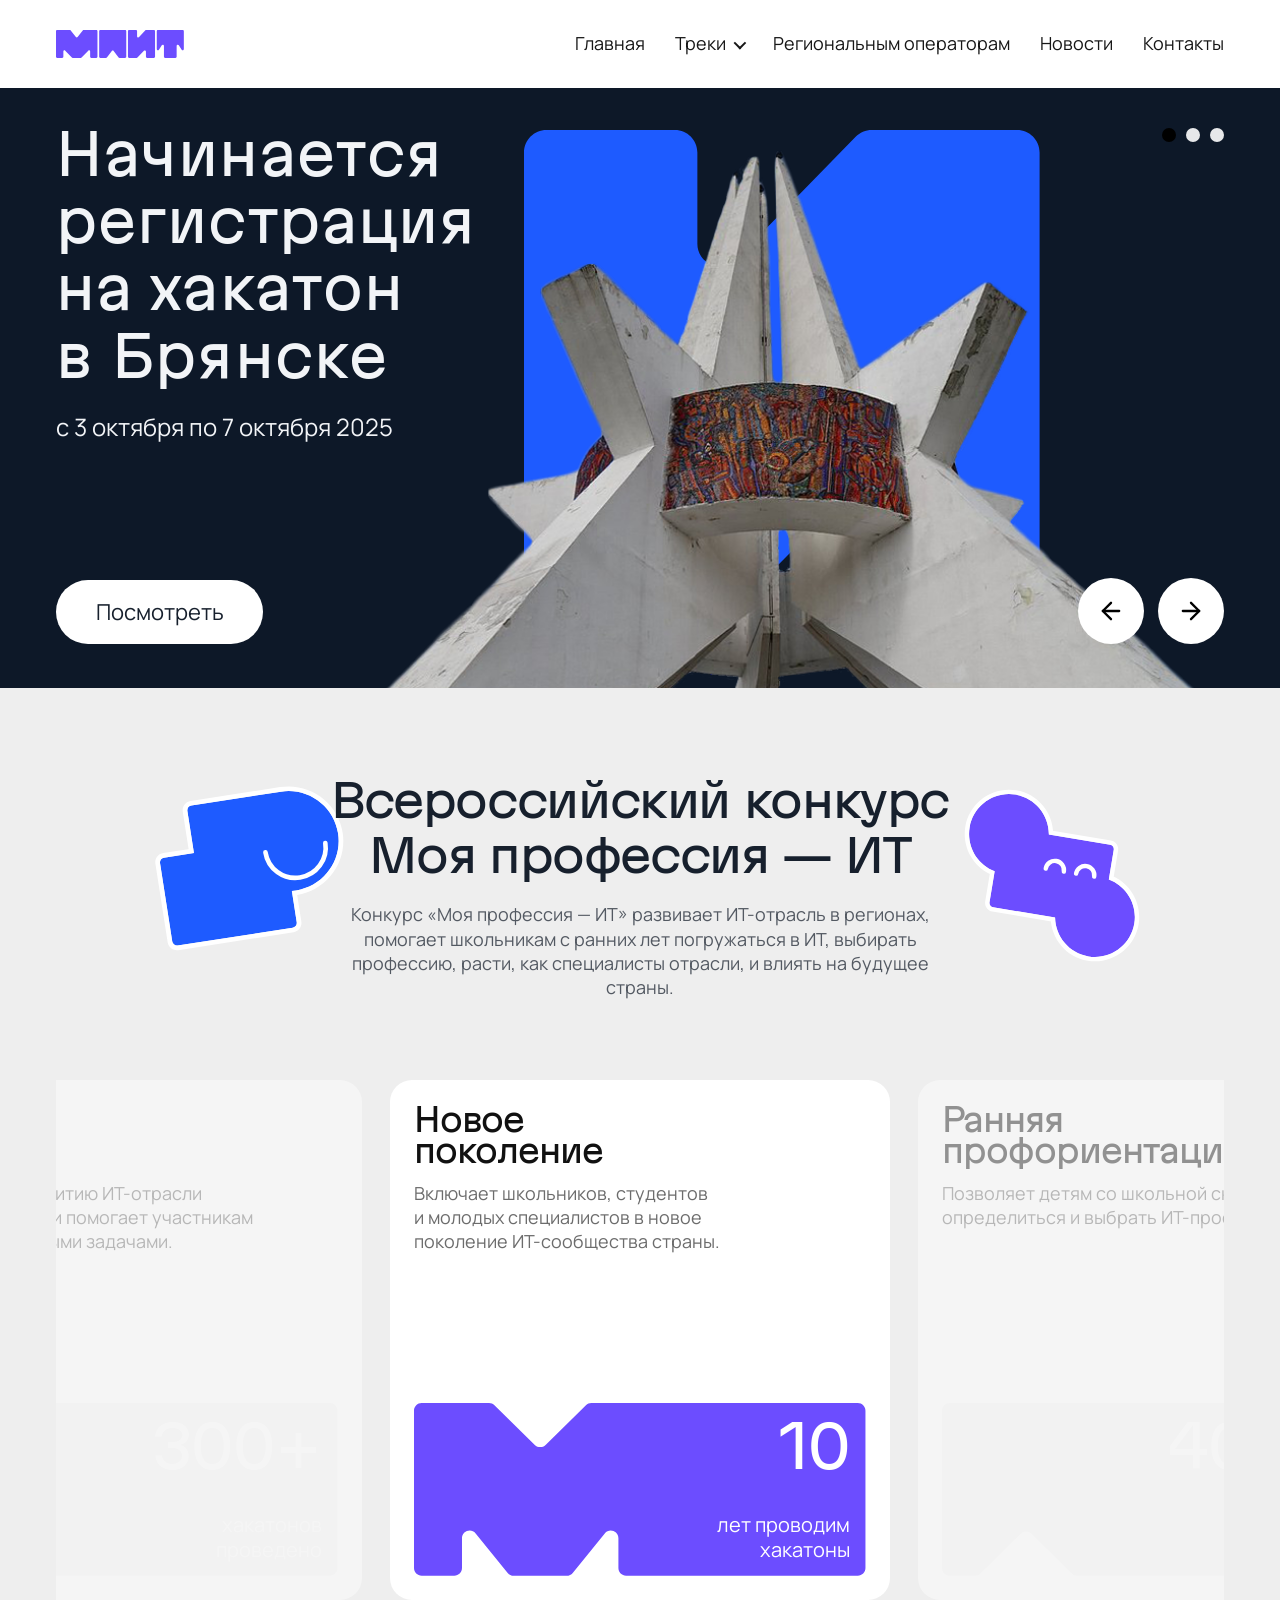
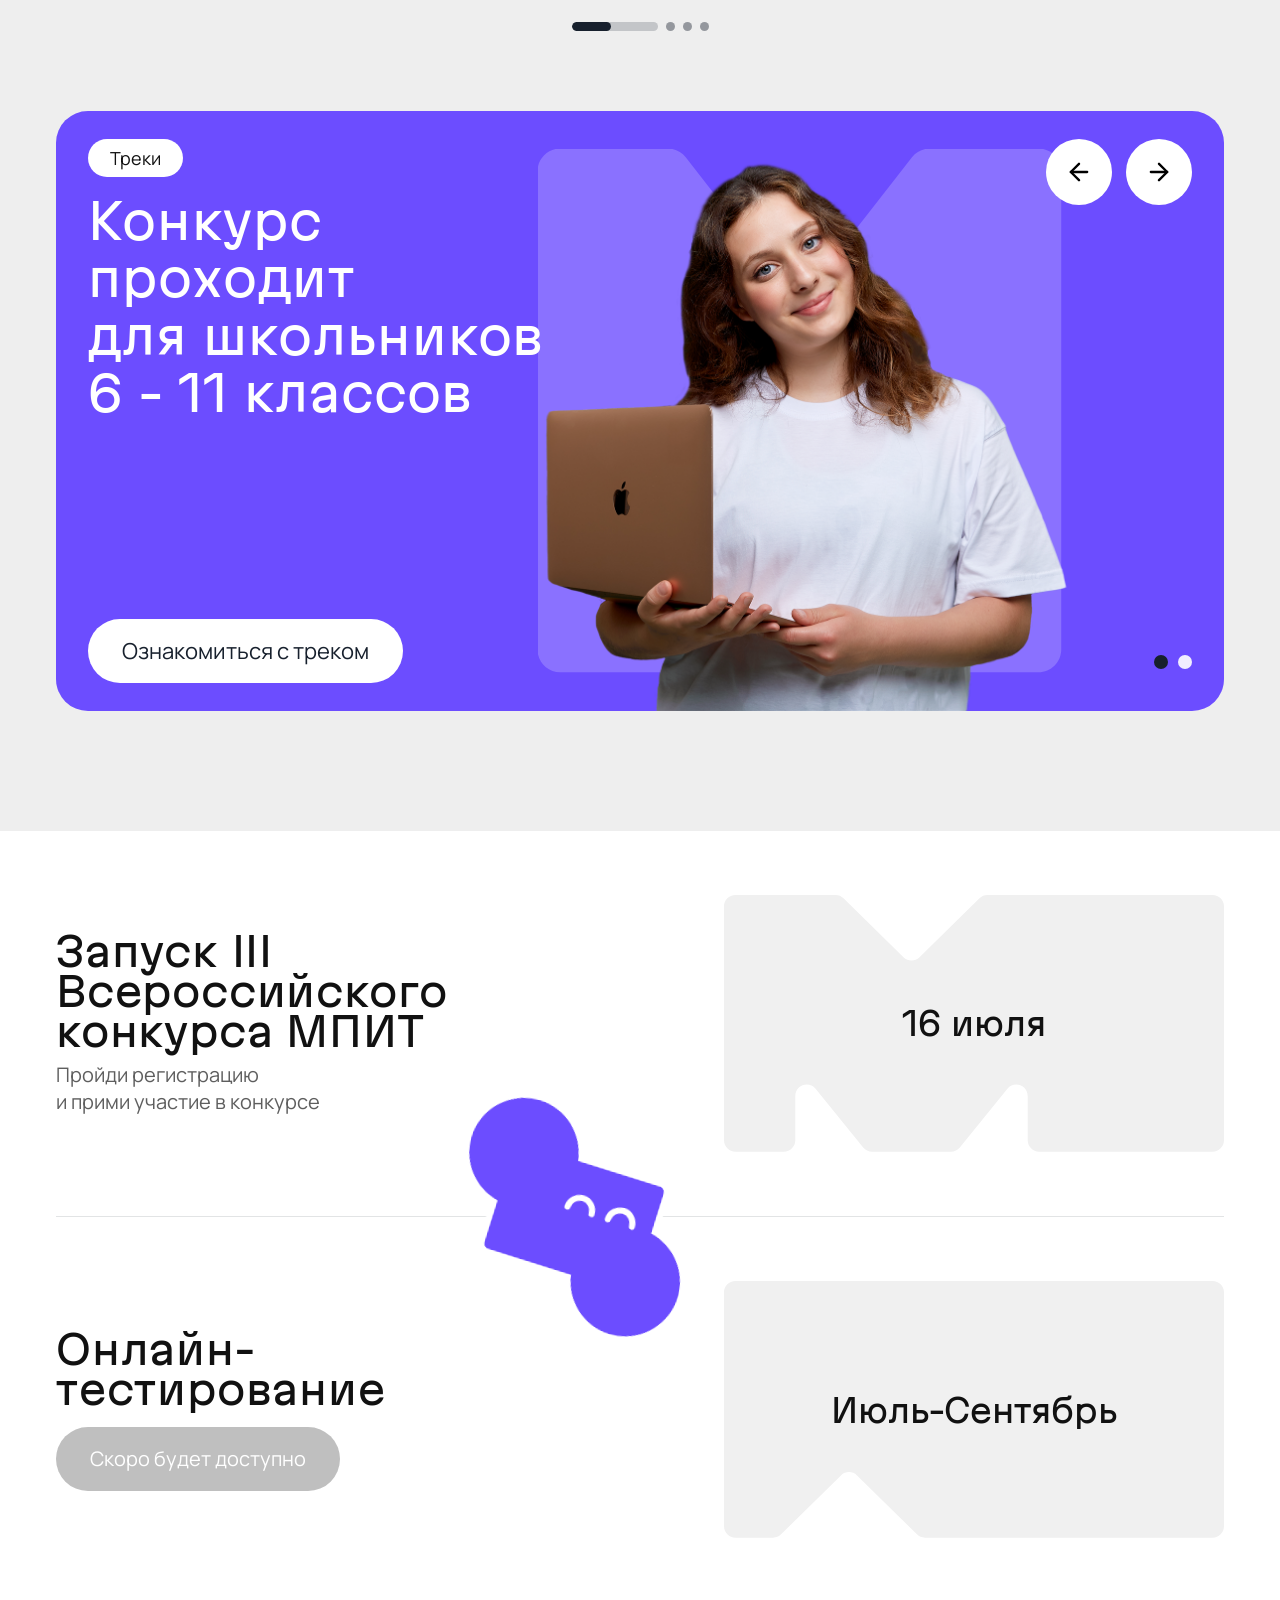
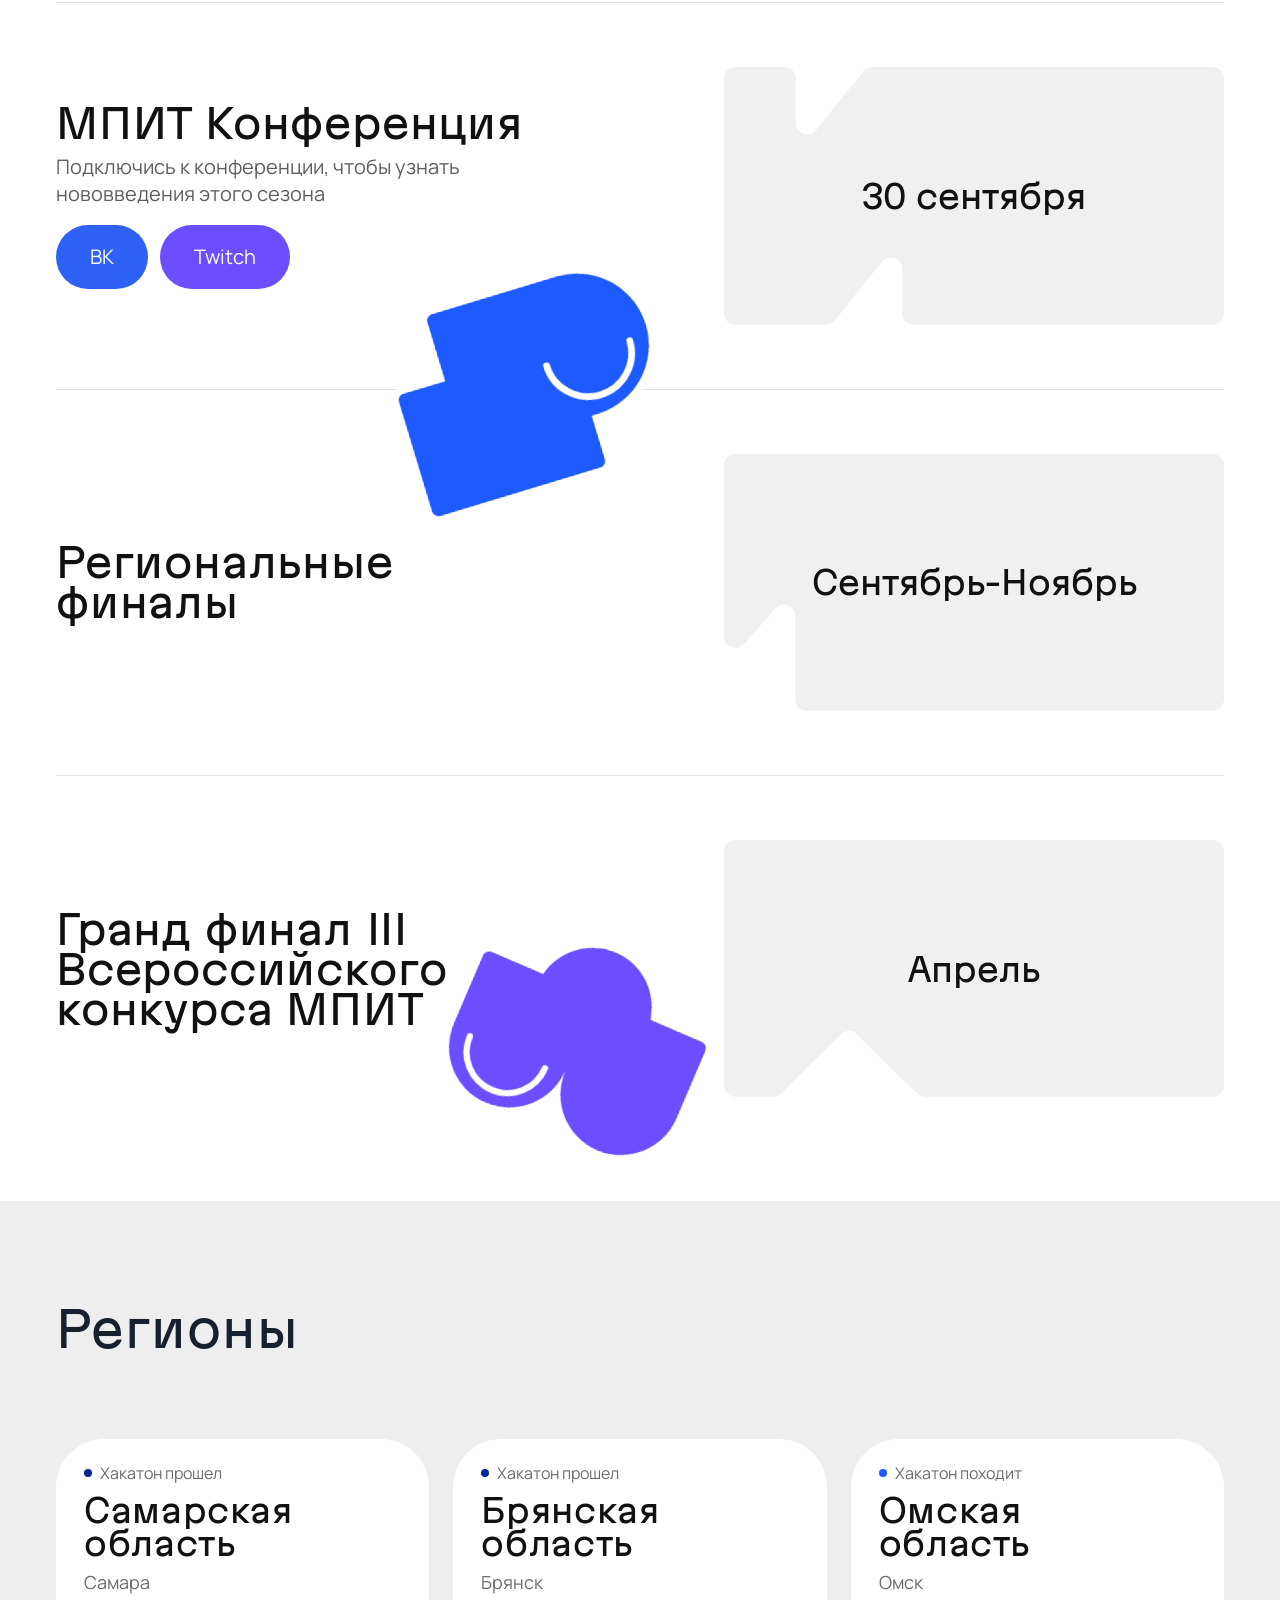
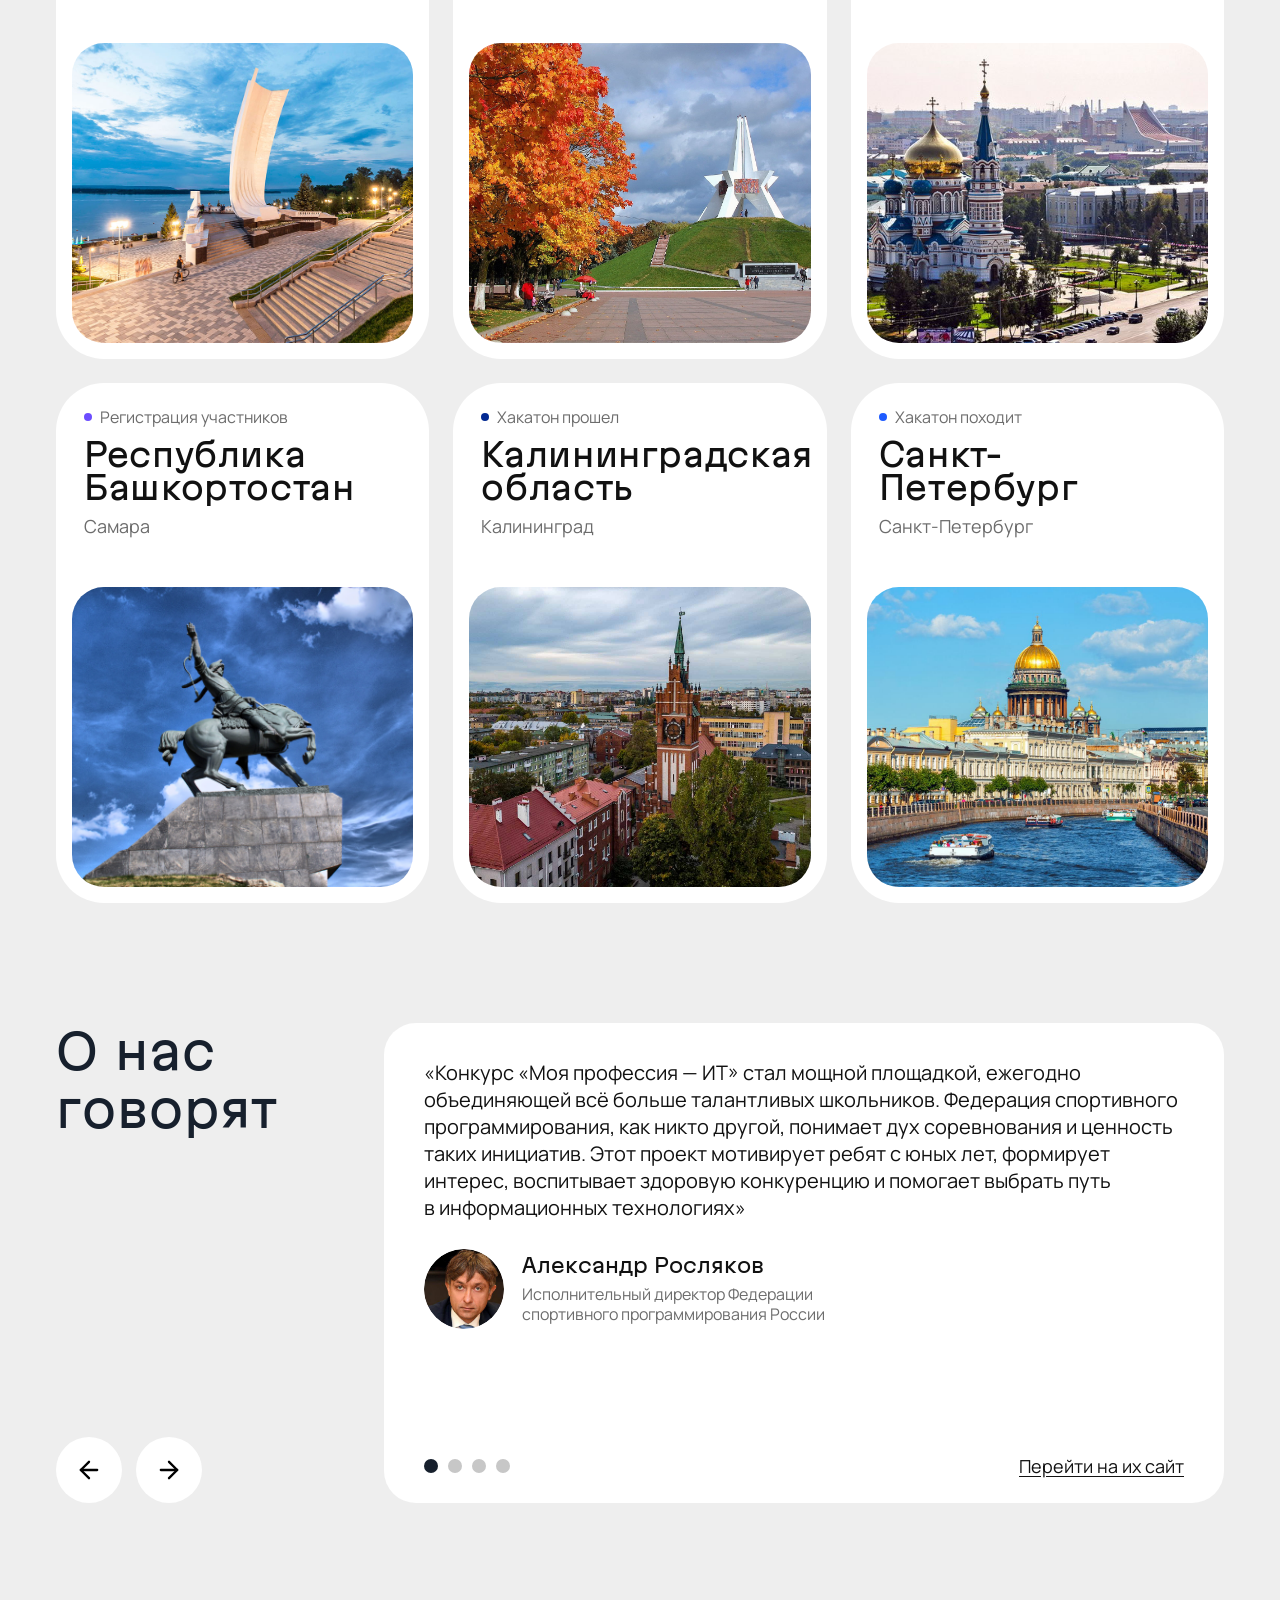
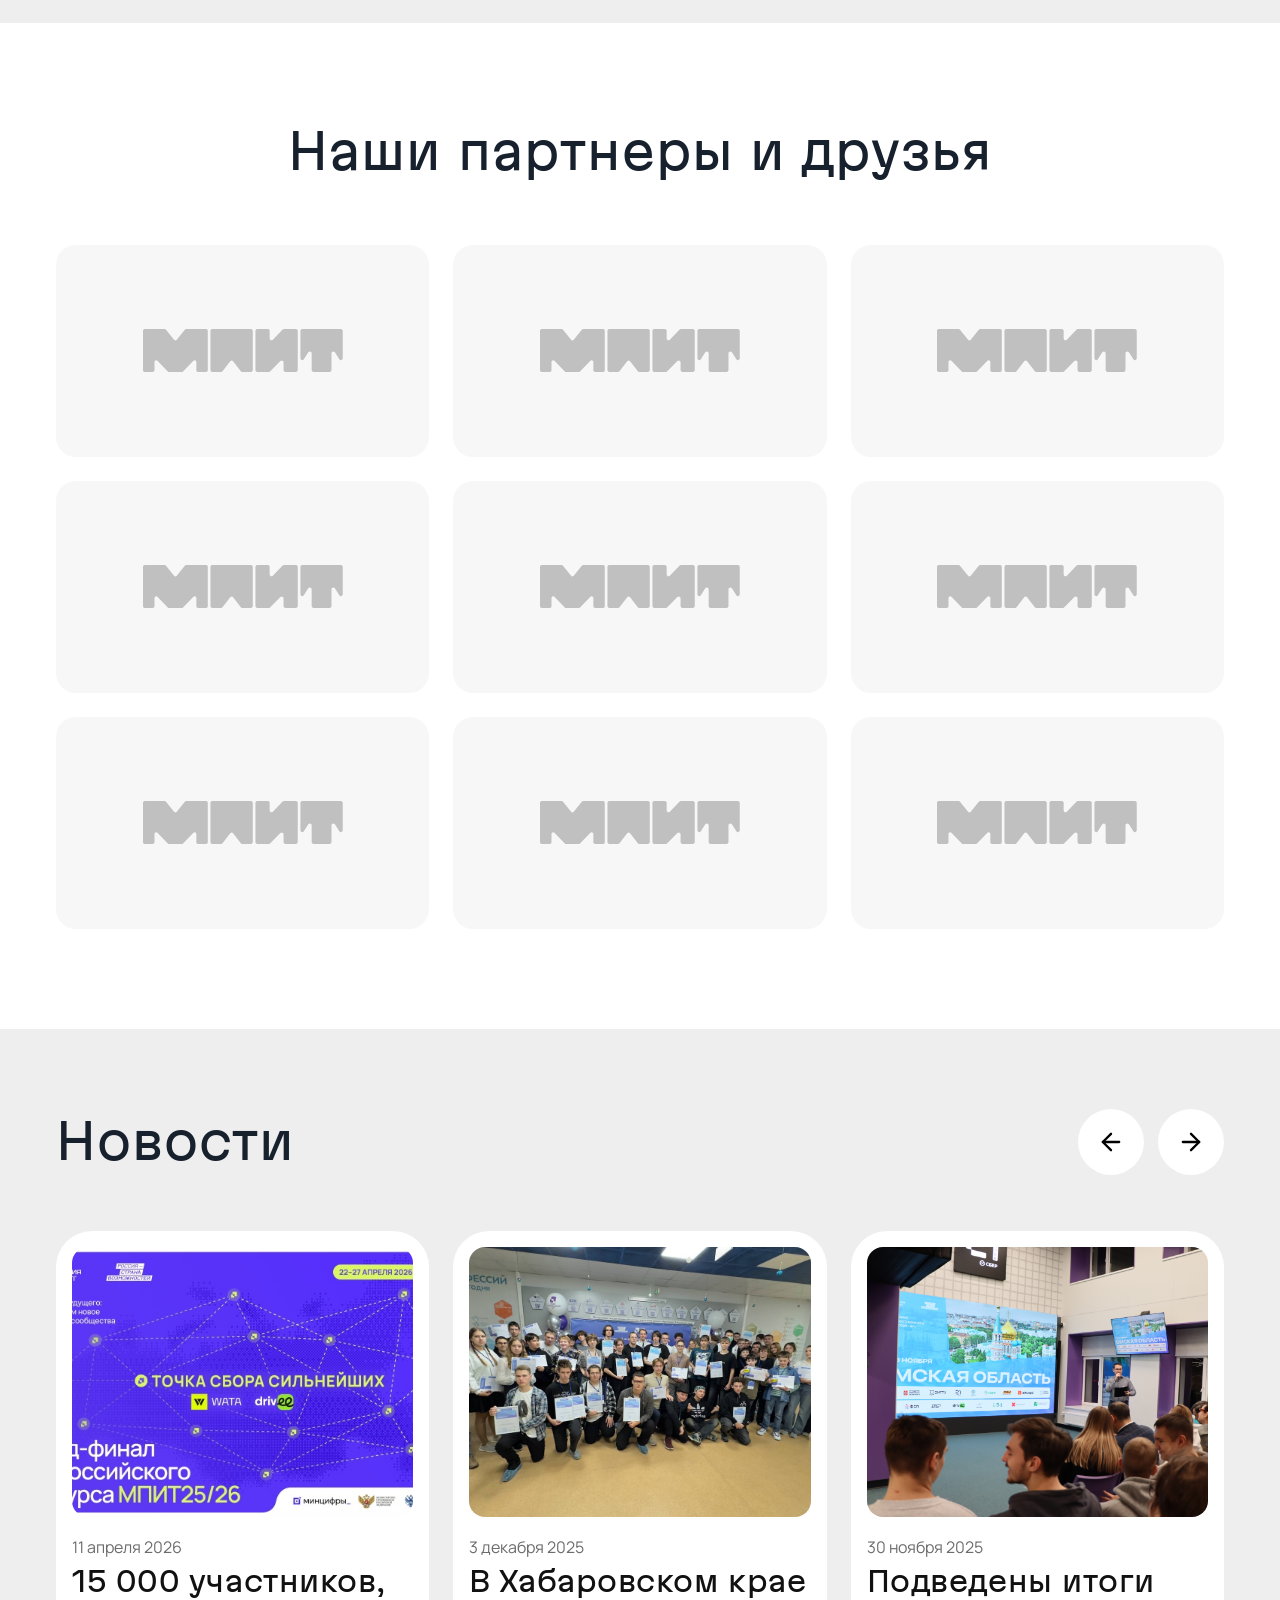
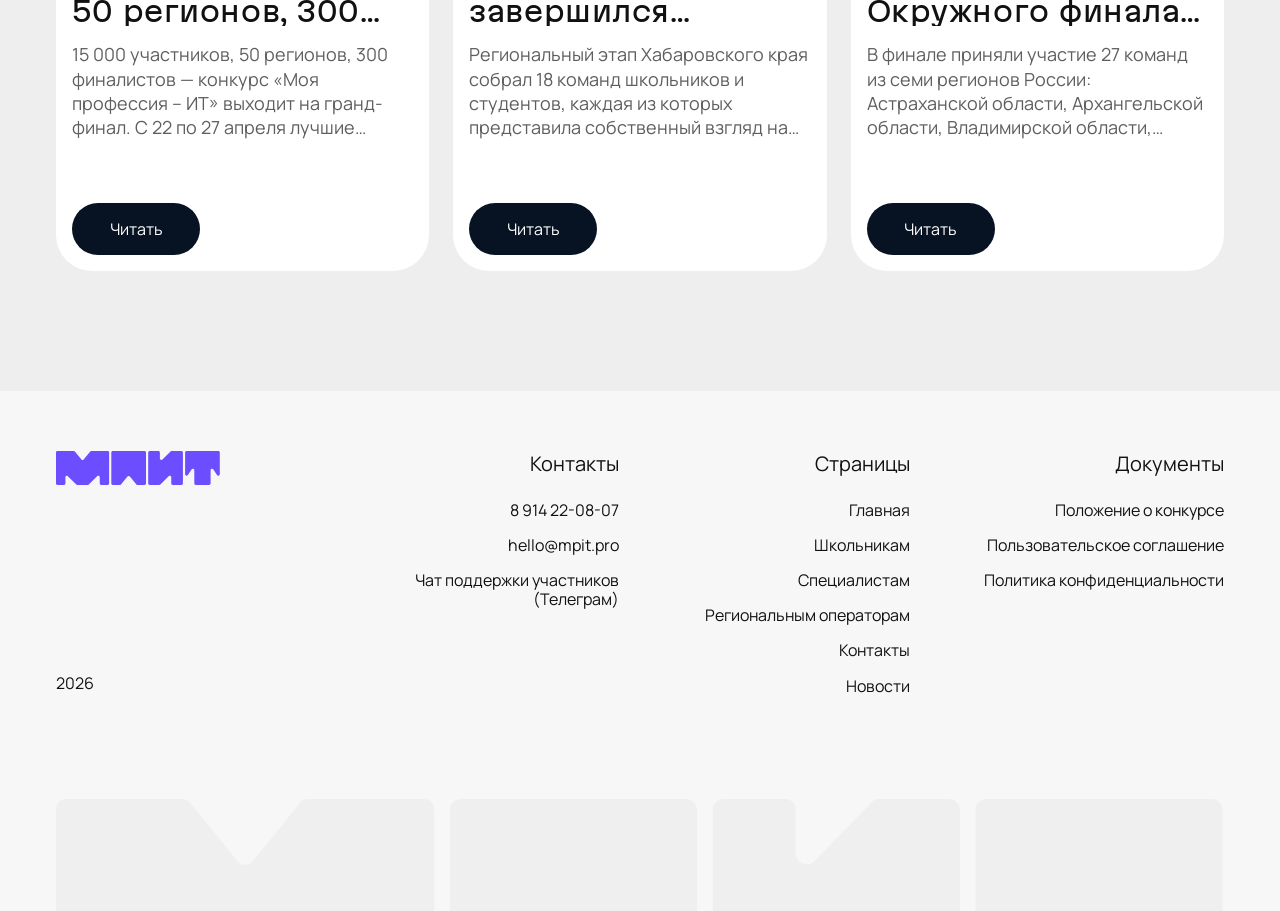
<file: index.html>
<!DOCTYPE html>
<html lang="ru">
    <head>
        <meta charset="UTF-8">
        <meta name="viewport" content="width=device-width, initial-scale=1.0">

        <title>Моя профессия — ИТ</title>

        <link rel="stylesheet" href="./css/style.css">
        <link rel="preconnect" href="https://fonts.googleapis.com">
        <link rel="preconnect" href="https://fonts.gstatic.com" crossorigin>

        <link rel="stylesheet" href="./css/adaptive.css">

        <link href="https://fonts.googleapis.com/css2?family=Manrope:wght@400;500;600;700&display=swap" rel="stylesheet">

        <script src="./js/region.js" defer></script>
        <script src="./js/news.js" defer></script>
        <script src="./js/script.js" defer></script>
        <script src="./js/region.js" defer></script>
    </head>
<body>

    <header class="header">
        <div class="container header__inner">

            <a class="header__logo" href="./index.html">
            <img src="./assets/logo/logo.svg" alt="Моя профессия — ИТ">
            </a>

            <nav class="header__nav">
            <a class="header__link" href="./index.html">Главная</a>

            <div class="header__dropdown">
                <button class="header__dropdown-button" type="button">
                Треки
                <span class="header__arrow"></span>
                </button>

                <div class="header__dropdown-menu">
                <a href="./schoolchildren.html">Трек школьников</a>
                <a href="./student.html">Трек студентов</a>
                </div>
            </div>

            <a class="header__link" href="./region_operator.html">Региональным операторам</a>
            <a class="header__link" href="./news.html">Новости</a>
            <a class="header__link" href="./contact.html">Контакты</a>
            </nav>

            <button class="header__burger" type="button" aria-label="Открыть меню">
            <span></span>
            <span></span>
            </button>

        </div>
    </header>

  <main>
    <section class="hero">
        <div class="container hero__inner">

            <div class="hero__slide" id="heroSlide"></div>

            <div class="hero__right">
            <div class="hero__dots" id="heroDots"></div>

            <div class="hero__arrows">
                <button class="hero__arrow" type="button" id="heroPrev" aria-label="Предыдущий слайд">
                <img src="./assets/icons/arrow-left.svg" alt="">
                </button>

                <button class="hero__arrow" type="button" id="heroNext" aria-label="Следующий слайд">
                <img src="./assets/icons/arrow-right.svg" alt="">
                </button>
            </div>
            </div>

        </div>
    </section>


    <section class="about about-slider" id="about">
    <div class="container about-slider__container">

        <div class="about-slider__header">
            <img 
                class="about-slider__mascot about-slider__mascot--left" 
                src="./img/mascot1.svg" 
                alt=""
            >

            <div class="about-slider__header-text">
                <h2 class="about-slider__title title">
                    Всероссийский конкурс<br>
                    Моя профессия — ИТ
                </h2>

                <p class="about-slider__description text">
                    Конкурс «Моя профессия — ИТ» развивает ИТ-отрасль в регионах,
                    помогает школьникам с ранних лет погружаться в ИТ, выбирать профессию,
                    расти, как специалисты отрасли, и влиять на будущее страны.
                </p>
            </div>

            <img 
                class="about-slider__mascot about-slider__mascot--right" 
                src="./img/mascot2.svg" 
                alt=""
            >
        </div>

        <div class="about-slider__viewport">
            <div class="about-slider__track" id="aboutSliderTrack"></div>
        </div>

        <div class="about-slider__dots" id="aboutSliderDots"></div>

    </div>
</section>

        <section class="tracks">
        <div class="container">
            <div class="tracks__inner">

            <div class="tracks__slide" id="tracksSlide"></div>

            <div class="tracks__arrows">
                <button class="tracks__arrow" type="button" id="tracksPrev" aria-label="Предыдущий слайд">
                <img src="./assets/icons/arrow-left.svg" alt="">
                </button>

                <button class="tracks__arrow" type="button" id="tracksNext" aria-label="Следующий слайд">
                <img src="./assets/icons/arrow-right.svg" alt="">
                </button>
            </div>

            <div class="tracks__dots" id="tracksDots"></div>

            </div>
        </div>
        </section>

        <section class="roadmap">
            <div class="container">
                <div class="roadmap__inner">

                <article class="roadmap-item">
                    <div class="roadmap-item__content">
                    <h3 class="roadmap-item__title title title--md">
                        Запуск III Всероссийского<br>
                        конкурса МПИТ
                    </h3>

                    <p class="roadmap-item__text text text--20">
                        Пройди регистрацию<br>
                        и прими участие в конкурсе
                    </p>
                    </div>

                    <img
                    class="roadmap-item__mascot roadmap-item__mascot--1"
                    src="./img/mascot1.svg"
                    alt=""
                    >

                    <div class="roadmap-item__date">
                    <img
                        class="roadmap-item__date-shape"
                        src="./img/m_medium_roadmap.svg"
                        alt=""
                    >
                    <span class="roadmap-item__date-text">16 июля</span>
                    </div>
                </article>

                <article class="roadmap-item">
                    <div class="roadmap-item__content">
                    <h3 class="roadmap-item__title title title--md">
                        Онлайн-тестирование
                    </h3>

                    <div class="roadmap-item__buttons">
                        <span class="roadmap-button roadmap-button--disabled">
                        Скоро будет доступно
                        </span>
                    </div>
                    </div>

                    <div class="roadmap-item__date">
                    <img
                        class="roadmap-item__date-shape"
                        src="./img/p_medium_roadmap.svg"
                        alt=""
                    >
                    <span class="roadmap-item__date-text">Июль-Сентябрь</span>
                    </div>
                </article>

                <article class="roadmap-item">
                    <div class="roadmap-item__content">
                    <h3 class="roadmap-item__title title title--md">
                        МПИТ Конференция
                    </h3>

                    <p class="roadmap-item__text text text--20">
                        Подключись к конференции, чтобы узнать<br>
                        нововведения этого сезона
                    </p>

                    <div class="roadmap-item__buttons">
                        <a class="roadmap-button roadmap-button--blue" href="https://vk.com/mpitpro">ВК</a>
                        <a class="roadmap-button roadmap-button--purple" href="https://www.twitch.tv/mpitlabx">Twitch</a>
                    </div>
                    </div>

                    <img
                    class="roadmap-item__mascot roadmap-item__mascot--2"
                    src="./img/mascot2.svg"
                    alt=""
                    >

                    <div class="roadmap-item__date">
                    <img
                        class="roadmap-item__date-shape"
                        src="./img/i_medium_roadmap.svg"
                        alt=""
                    >
                    <span class="roadmap-item__date-text">30 сентября</span>
                    </div>
                </article>

                <article class="roadmap-item">
                    <div class="roadmap-item__content">
                    <h3 class="roadmap-item__title title title--md">
                        Региональные финалы
                    </h3>
                    </div>

                    <div class="roadmap-item__date">
                    <img
                        class="roadmap-item__date-shape"
                        src="./img/t_medium_roadmap.svg"
                        alt=""
                    >
                    <span class="roadmap-item__date-text">Сентябрь-Ноябрь</span>
                    </div>
                </article>

                <article class="roadmap-item">
                    <div class="roadmap-item__content">
                    <h3 class="roadmap-item__title title title--md">
                        Гранд финал III<br>
                        Всероссийского<br>
                        конкурса МПИТ
                    </h3>
                    </div>

                    <img
                    class="roadmap-item__mascot roadmap-item__mascot--3"
                    src="./img/mascot3.svg"
                    alt=""
                    >

                    <div class="roadmap-item__date">
                    <img
                        class="roadmap-item__date-shape"
                        src="./img/p_medium_roadmap.svg"
                        alt=""
                    >
                    <span class="roadmap-item__date-text">Апрель</span>
                    </div>
                </article>

                </div>
            </div>
        </section>

        <section class="regions">
            <div class="container regions__inner">
                <h2 class="regions__title title title--lg">
                Регионы
                </h2>

                <div class="regions__grid" id="regionsGrid"></div>
            </div>
        </section>

        <section class="reviews">
            <div class="container reviews__inner">

                <div class="reviews__left">
                <h2 class="reviews__title title title--lg">
                    О нас<br>говорят
                </h2>

                <div class="reviews__arrows">
                    <button class="reviews__arrow" type="button" id="reviewsPrev" aria-label="Предыдущий отзыв">
                    <img src="./assets/icons/arrow-left.svg" alt="">
                    </button>

                    <button class="reviews__arrow" type="button" id="reviewsNext" aria-label="Следующий отзыв">
                    <img src="./assets/icons/arrow-right.svg" alt="">
                    </button>
                </div>
                </div>

                <div class="reviews__card" id="reviewsCard"></div>

            </div>
        </section>

        <section class="partners">
            <div class="container partners__inner">

                <h2 class="partners__title title title--lg">
                Наши партнеры и друзья
                </h2>

                <div class="partners__grid">
                <a class="partners-card" href="#" target="_blank">
                    <img src="./assets/logo/logo-grey.svg" alt="Партнер">
                </a>

                <a class="partners-card" href="#" target="_blank">
                    <img src="./assets/logo/logo-grey.svg" alt="Партнер">
                </a>

                <a class="partners-card" href="#" target="_blank">
                    <img src="./assets/logo/logo-grey.svg" alt="Партнер">
                </a>

                <a class="partners-card" href="#" target="_blank">
                    <img src="./assets/logo/logo-grey.svg" alt="Партнер">
                </a>

                <a class="partners-card" href="#" target="_blank">
                    <img src="./assets/logo/logo-grey.svg" alt="Партнер">
                </a>

                <a class="partners-card" href="#" target="_blank">
                    <img src="./assets/logo/logo-grey.svg" alt="Партнер">
                </a>

                <a class="partners-card" href="#" target="_blank">
                    <img src="./assets/logo/logo-grey.svg" alt="Партнер">
                </a>

                <a class="partners-card" href="#" target="_blank">
                    <img src="./assets/logo/logo-grey.svg" alt="Партнер">
                </a>

                <a class="partners-card" href="#" target="_blank">
                    <img src="./assets/logo/logo-grey.svg" alt="Партнер">
                </a>
                </div>

            </div>
        </section>

        <section class="news">
            <div class="container news__inner">

                <div class="news__top">
                <h2 class="news__title title title--lg">
                    Новости
                </h2>

                <div class="news__arrows">
                    <button class="news__arrow" type="button" id="newsPrev" aria-label="Предыдущие новости">
                    <img src="./assets/icons/arrow-left.svg" alt="">
                    </button>

                    <button class="news__arrow" type="button" id="newsNext" aria-label="Следующие новости">
                    <img src="./assets/icons/arrow-right.svg" alt="">
                    </button>
                </div>
                </div>

                <div class="news__slider" id="newsSlider"></div>

            </div>
        </section>

        <footer class="footer">
            <div class="container footer__inner">

                <div class="footer__top">
                <a class="footer__logo" href="./index.html">
                    <img src="./assets/logo/logo.svg" alt="Моя профессия — ИТ">
                    <span class="footer__year text text--16">2026</span>
                </a>

                <div class="footer__column">
                    <h3 class="footer__title text text--20">Контакты</h3>

                    <div class="footer__links">
                    <a href="tel:+7914220807">8 914 22-08-07</a>
                    <a href="mailto:hello@mpit.pro">hello@mpit.pro</a>
                    <a href="https://t.me/mpitchat">Чат поддержки участников (Телеграм)</a>
                    </div>
                </div>

                <div class="footer__column">
                    <h3 class="footer__title text text--20">Страницы</h3>

                    <div class="footer__links">
                    <a href="./index.html">Главная</a>
                    <a href="./schoolchildren.html">Школьникам</a>
                    <a href="./student.html">Специалистам</a>
                    <a href="./region_operator.html">Региональным операторам</a>
                    <a href="./contact.html">Контакты</a>
                    <a href="./news.html">Новости</a>
                    </div>
                </div>

                <div class="footer__column">
                    <h3 class="footer__title text text--20">Документы</h3>

                    <div class="footer__links">
                    <a href="https://disk.360.yandex.ru/i/Ng9B_2Il4LdGDA">Положение о конкурсе</a>
                    <a href="https://mpit.pro/terms">Пользовательское соглашение</a>
                    <a href="https://mpit.pro/privacy">Политика конфиденциальности</a>
                    </div>
                </div>
                </div>


                <div class="footer__big-logo">
                <img src="./img/logo_footer.svg" alt="">
                </div>

            </div>
        </footer>

</main>
</body>
</html>
</file>
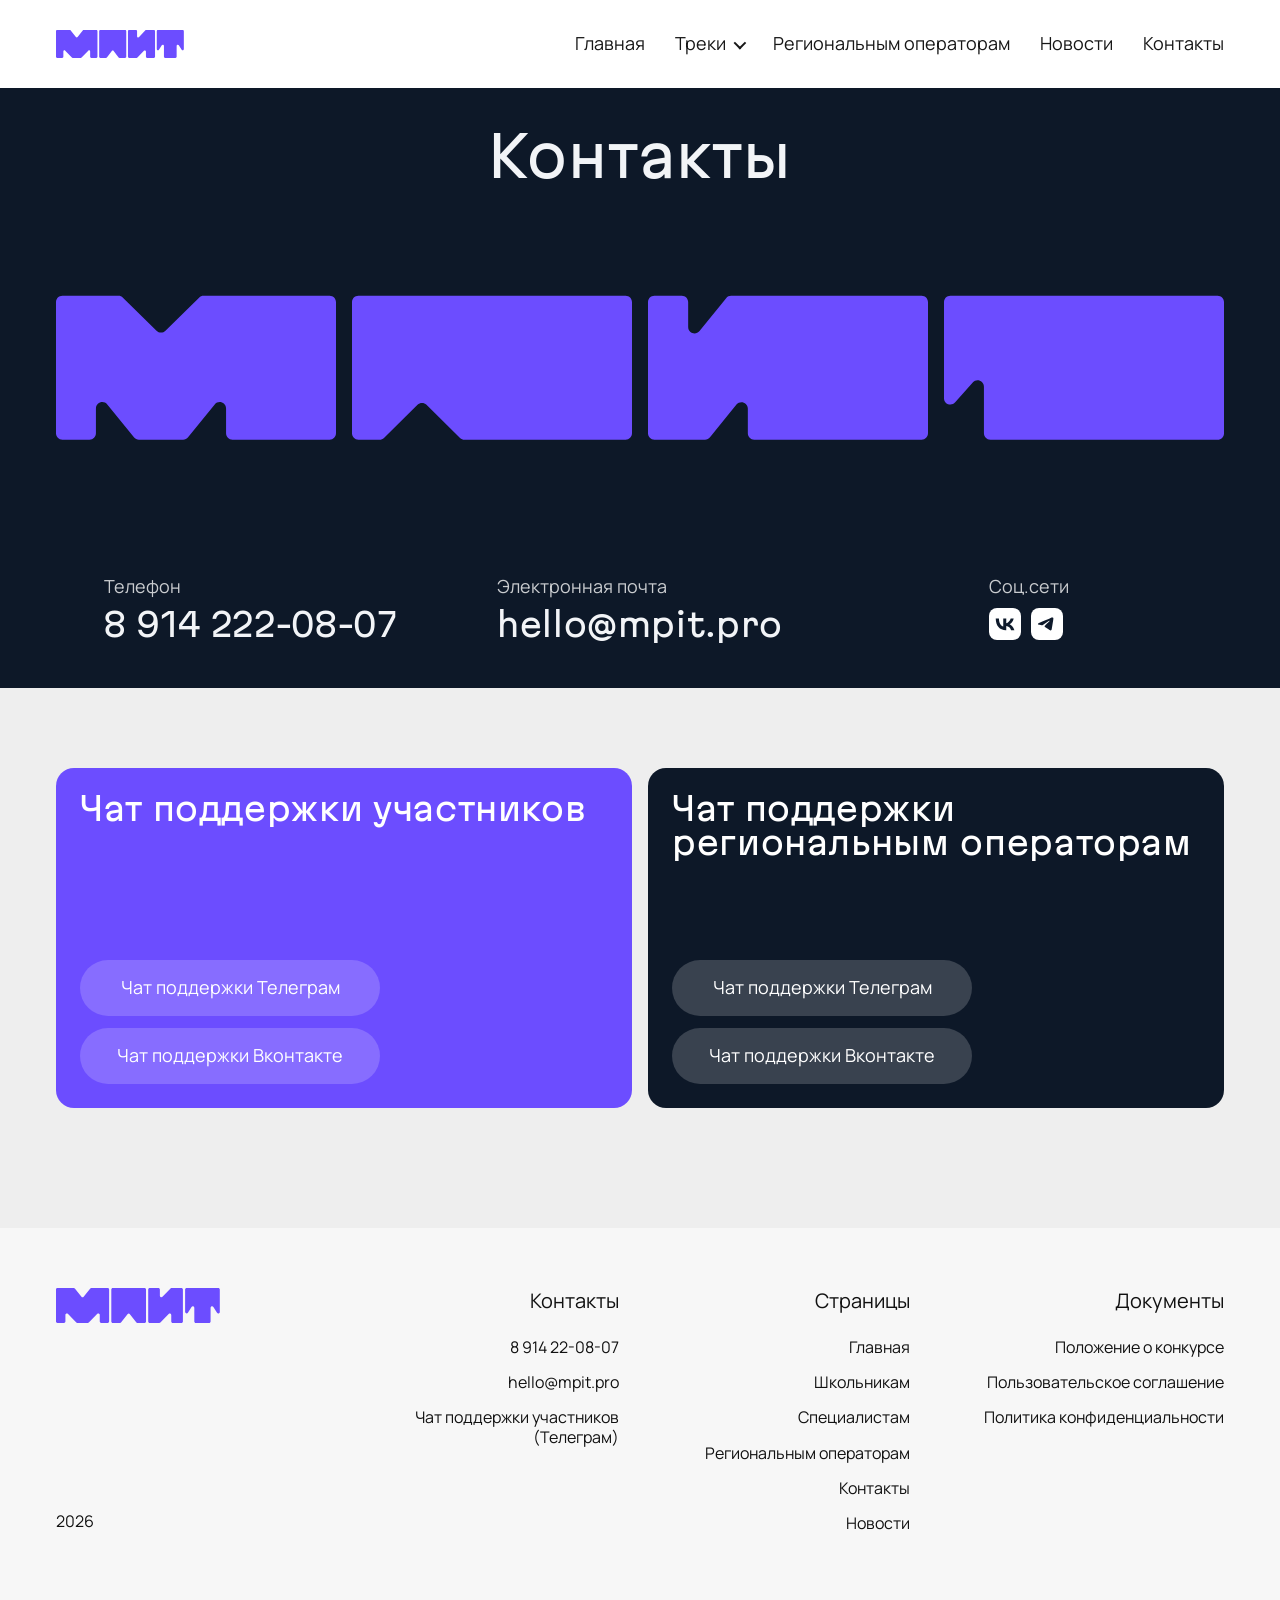
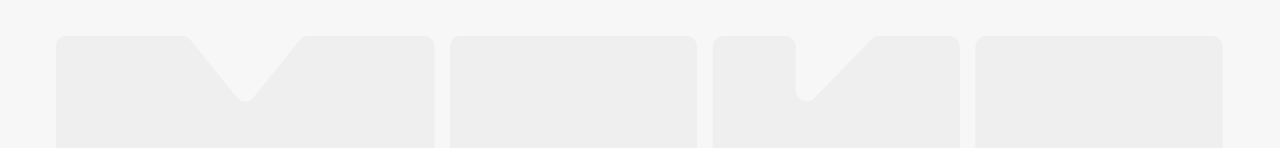
<file: contact.html>
<!DOCTYPE html>
<html lang="ru">
    <head>
        <meta charset="UTF-8">
        <meta name="viewport" content="width=device-width, initial-scale=1.0">

        <title>Моя профессия — ИТ</title>

        <link rel="stylesheet" href="./css/style.css">
        <link rel="preconnect" href="https://fonts.googleapis.com">
        <link rel="preconnect" href="https://fonts.gstatic.com" crossorigin>
        <link rel="stylesheet" href="./css/contact.css">

        <link rel="stylesheet" href="./css/adaptive.css">

        <link href="https://fonts.googleapis.com/css2?family=Manrope:wght@400;500;600;700&display=swap" rel="stylesheet">

        <script src="./js/region.js" defer></script>
        <script src="./js/news.js" defer></script>
        <script src="./js/script.js" defer></script>
    </head>
<body>

    <header class="header">
        <div class="container header__inner">

            <a class="header__logo" href="./index.html">
            <img src="./assets/logo/logo.svg" alt="Моя профессия — ИТ">
            </a>

            <nav class="header__nav">
            <a class="header__link" href="./index.html">Главная</a>

            <div class="header__dropdown">
                <button class="header__dropdown-button" type="button">
                Треки
                <span class="header__arrow"></span>
                </button>

                <div class="header__dropdown-menu">
                <a href="./schoolchildren.html">Трек школьников</a>
                <a href="./student.html">Трек студентов</a>
                </div>
            </div>

            <a class="header__link" href="./region_operator.html">Региональным операторам</a>
            <a class="header__link" href="./news.html">Новости</a>
            <a class="header__link" href="./contact.html">Контакты</a>
            </nav>

            <button class="header__burger" type="button" aria-label="Открыть меню">
            <span></span>
            <span></span>
            </button>

        </div>
    </header>

  <main>
  <section class="contacts-hero">
    <div class="container contacts-hero__inner">

      <h1 class="contacts-hero__title title title--xl">
        Контакты
      </h1>

      <div class="contacts-hero__shapes">
        <img src="./img/m_long_purple1.svg" alt="">
        <img src="./img/p_long_purple1.svg" alt="">
        <img src="./img/i_long_purple1.svg" alt="">
        <img src="./img/t_long_purple1.svg" alt="">
      </div>

      <div class="contacts-hero__info">

        <div class="contacts-hero__item">
          <p class="contacts-hero__label text text--18">
            Телефон
          </p>

          <a class="contacts-hero__value title title--sm" href="tel:+7914220807">
            8 914 222-08-07
          </a>
        </div>

        <div class="contacts-hero__item">
          <p class="contacts-hero__label text text--18">
            Электронная почта
          </p>

          <a class="contacts-hero__value title title--sm" href="mailto:hello@mpit.pro">
            hello@mpit.pro
          </a>
        </div>

        <div class="contacts-hero__item">
          <p class="contacts-hero__label text text--18">
            Соц.сети
          </p>

          <div class="contacts-hero__socials">
            <a class="contacts-hero__social" href="https://vk.com/mpitpro" aria-label="ВКонтакте">
              <img src="./img/vk.svg" alt="">
            </a>

            <a class="contacts-hero__social" href="https://t.me/mpitpro" aria-label="Telegram">
              <img src="./img/tg.svg" alt="">
            </a>
          </div>
        </div>

      </div>

    </div>
  </section>

  <section class="contact-support">
    <div class="container contact-support__inner">

        <article class="contact-support-card contact-support-card--purple">
        <h2 class="contact-support-card__title title title--sm">
            Чат поддержки участников
        </h2>

        <div class="contact-support-card__buttons">
            <a class="contact-support-card__button text text--18" href="https://t.me/mpitchat">
            Чат поддержки Телеграм
            </a>

            <a class="contact-support-card__button text text--18" href="https://vk.com/mpitpro">
            Чат поддержки Вконтакте
            </a>
        </div>
        </article>

        <article class="contact-support-card contact-support-card--dark">
        <h2 class="contact-support-card__title title title--sm">
            Чат поддержки<br>
            региональным операторам
        </h2>

        <div class="contact-support-card__buttons">
            <a class="contact-support-card__button text text--18" href="https://t.me/mpitregional25?utm_source=site&utm_medium=reg-link&utm_campaign=reg-oper">
            Чат поддержки Телеграм
            </a>

            <a class="contact-support-card__button text text--18" href="https://vk.com/mpitpro">
            Чат поддержки Вконтакте
            </a>
        </div>
        </article>

    </div>
    </section>
</main>

        <footer class="footer">
            <div class="container footer__inner">

                <div class="footer__top">
                <a class="footer__logo" href="./index.html">
                    <img src="./assets/logo/logo.svg" alt="Моя профессия — ИТ">
                    <span class="footer__year text text--16">2026</span>
                </a>

                <div class="footer__column">
                    <h3 class="footer__title text text--20">Контакты</h3>

                    <div class="footer__links">
                    <a href="tel:+7914220807">8 914 22-08-07</a>
                    <a href="mailto:hello@mpit.pro">hello@mpit.pro</a>
                    <a href="https://t.me/mpitchat">Чат поддержки участников (Телеграм)</a>
                    </div>
                </div>

                <div class="footer__column">
                    <h3 class="footer__title text text--20">Страницы</h3>

                    <div class="footer__links">
                    <a href="./index.html">Главная</a>
                    <a href="./schoolchildren.html">Школьникам</a>
                    <a href="./student.html">Специалистам</a>
                    <a href="./region_operator.html">Региональным операторам</a>
                    <a href="./contact.html">Контакты</a>
                    <a href="./news.html">Новости</a>
                    </div>
                </div>

                <div class="footer__column">
                    <h3 class="footer__title text text--20">Документы</h3>

                    <div class="footer__links">
                    <a href="https://disk.360.yandex.ru/i/Ng9B_2Il4LdGDA">Положение о конкурсе</a>
                    <a href="https://mpit.pro/terms">Пользовательское соглашение</a>
                    <a href="https://mpit.pro/privacy">Политика конфиденциальности</a>
                    </div>
                </div>
                </div>


                <div class="footer__big-logo">
                <img src="./img/logo_footer.svg" alt="">
                </div>

            </div>
        </footer>

</main>
</body>
</html>
</file>
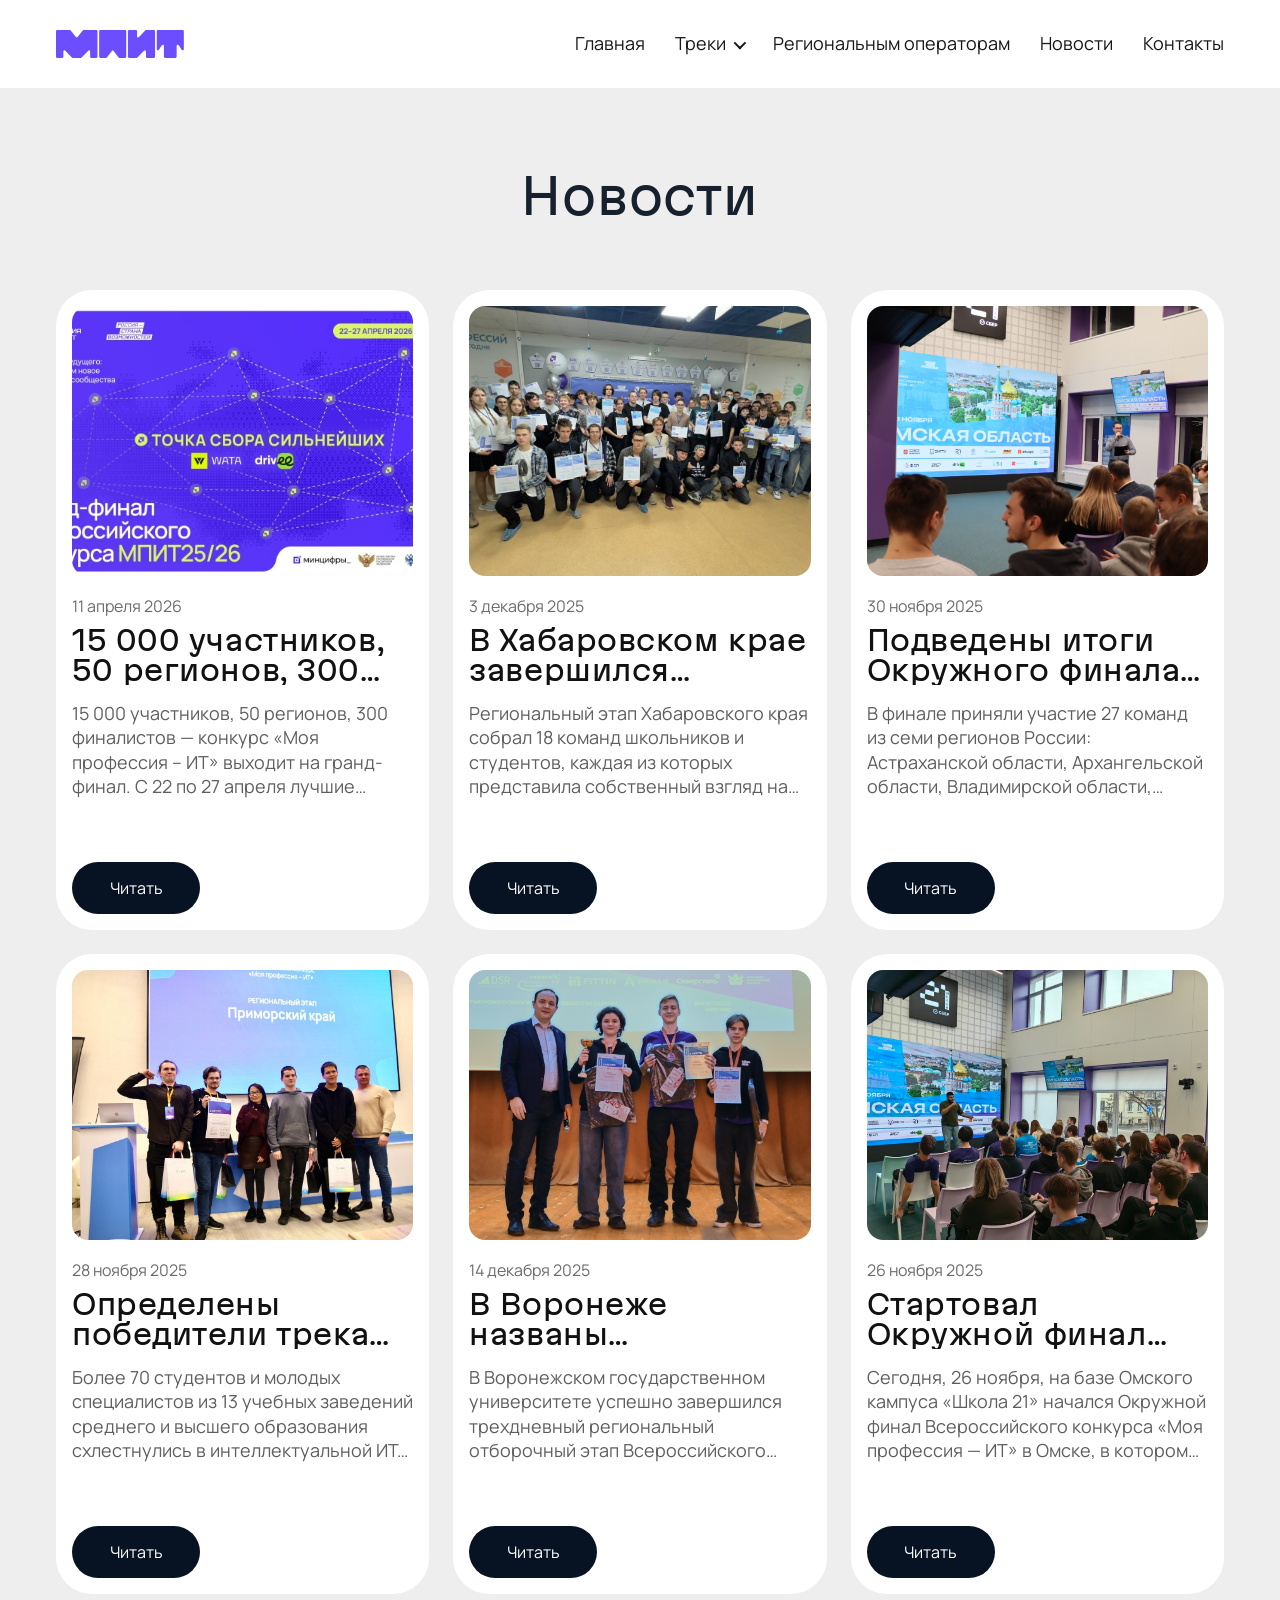
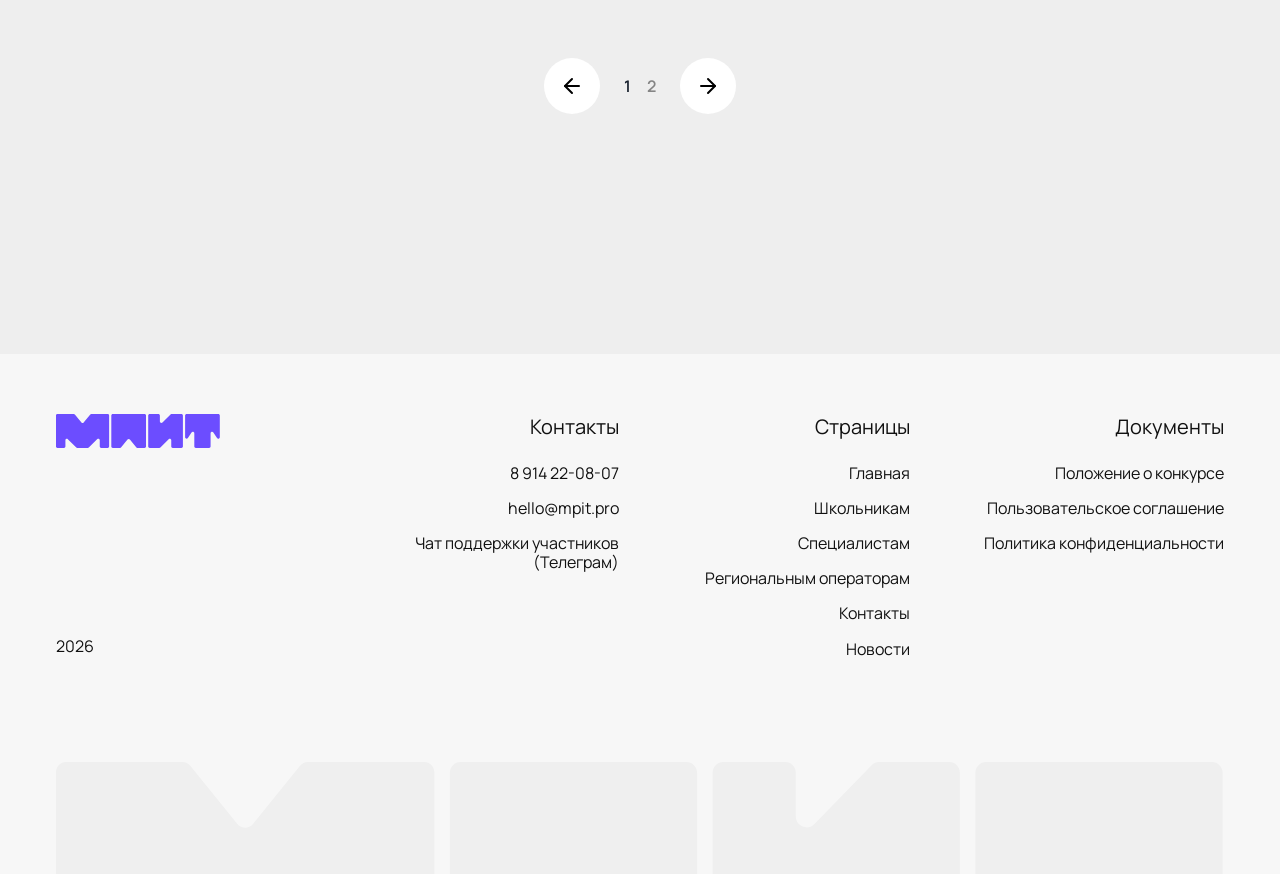
<file: news.html>
<!DOCTYPE html>
<html lang="ru">
    <head>
        <meta charset="UTF-8">
        <meta name="viewport" content="width=device-width, initial-scale=1.0">

        <title>Моя профессия — ИТ</title>

        <link rel="stylesheet" href="./css/style.css">
        <link rel="preconnect" href="https://fonts.googleapis.com">
        <link rel="preconnect" href="https://fonts.gstatic.com" crossorigin>
        <link rel="stylesheet" href="./css/news-page.css">

        <link rel="stylesheet" href="./css/adaptive.css">

        <link href="https://fonts.googleapis.com/css2?family=Manrope:wght@400;500;600;700&display=swap" rel="stylesheet">

        <script src="./js/region.js" defer></script>
        <script src="./js/news.js" defer></script>
        <script src="./js/script.js" defer></script>
        <script src="./js/region.js" defer></script>
    </head>
<body>

    <header class="header">
        <div class="container header__inner">

            <a class="header__logo" href="./index.html">
            <img src="./assets/logo/logo.svg" alt="Моя профессия — ИТ">
            </a>

            <nav class="header__nav">
            <a class="header__link" href="./index.html">Главная</a>

            <div class="header__dropdown">
                <button class="header__dropdown-button" type="button">
                Треки
                <span class="header__arrow"></span>
                </button>

                <div class="header__dropdown-menu">
                <a href="./schoolchildren.html">Трек школьников</a>
                <a href="./student.html">Трек студентов</a>
                </div>
            </div>

            <a class="header__link" href="./region_operator.html">Региональным операторам</a>
            <a class="header__link" href="./news.html">Новости</a>
            <a class="header__link" href="./contact.html">Контакты</a>
            </nav>

            <button class="header__burger" type="button" aria-label="Открыть меню">
            <span></span>
            <span></span>
            </button>

        </div>
    </header>

  <main>
    <section class="news-page">
        <div class="container news-page__inner">

            <h1 class="news-page__title title title--lg">
            Новости
            </h1>

            <div class="news-page__grid" id="newsPageGrid"></div>

            <div class="news-page__pagination">
            <button class="news-page__arrow" type="button" id="newsPagePrev" aria-label="Предыдущая страница">
                <img src="./assets/icons/arrow-left.svg" alt="">
            </button>

            <div class="news-page__pages" id="newsPageNumbers"></div>

            <button class="news-page__arrow" type="button" id="newsPageNext" aria-label="Следующая страница">
                <img src="./assets/icons/arrow-right.svg" alt="">
            </button>
            </div>

        </div>
    </section>
  
</main>


        <footer class="footer">
            <div class="container footer__inner">

                <div class="footer__top">
                <a class="footer__logo" href="./index.html">
                    <img src="./assets/logo/logo.svg" alt="Моя профессия — ИТ">
                    <span class="footer__year text text--16">2026</span>
                </a>

                <div class="footer__column">
                    <h3 class="footer__title text text--20">Контакты</h3>

                    <div class="footer__links">
                    <a href="tel:+7914220807">8 914 22-08-07</a>
                    <a href="mailto:hello@mpit.pro">hello@mpit.pro</a>
                    <a href="https://t.me/mpitchat">Чат поддержки участников (Телеграм)</a>
                    </div>
                </div>

                <div class="footer__column">
                    <h3 class="footer__title text text--20">Страницы</h3>

                    <div class="footer__links">
                    <a href="./index.html">Главная</a>
                    <a href="./schoolchildren.html">Школьникам</a>
                    <a href="./student.html">Специалистам</a>
                    <a href="./region_operator.html">Региональным операторам</a>
                    <a href="./contact.html">Контакты</a>
                    <a href="./news.html">Новости</a>
                    </div>
                </div>

                <div class="footer__column">
                    <h3 class="footer__title text text--20">Документы</h3>

                    <div class="footer__links">
                    <a href="https://disk.360.yandex.ru/i/Ng9B_2Il4LdGDA">Положение о конкурсе</a>
                    <a href="https://mpit.pro/terms">Пользовательское соглашение</a>
                    <a href="https://mpit.pro/privacy">Политика конфиденциальности</a>
                    </div>
                </div>
                </div>


                <div class="footer__big-logo">
                <img src="./img/logo_footer.svg" alt="">
                </div>

            </div>
        </footer>

</main>
</body>
</html>
</file>
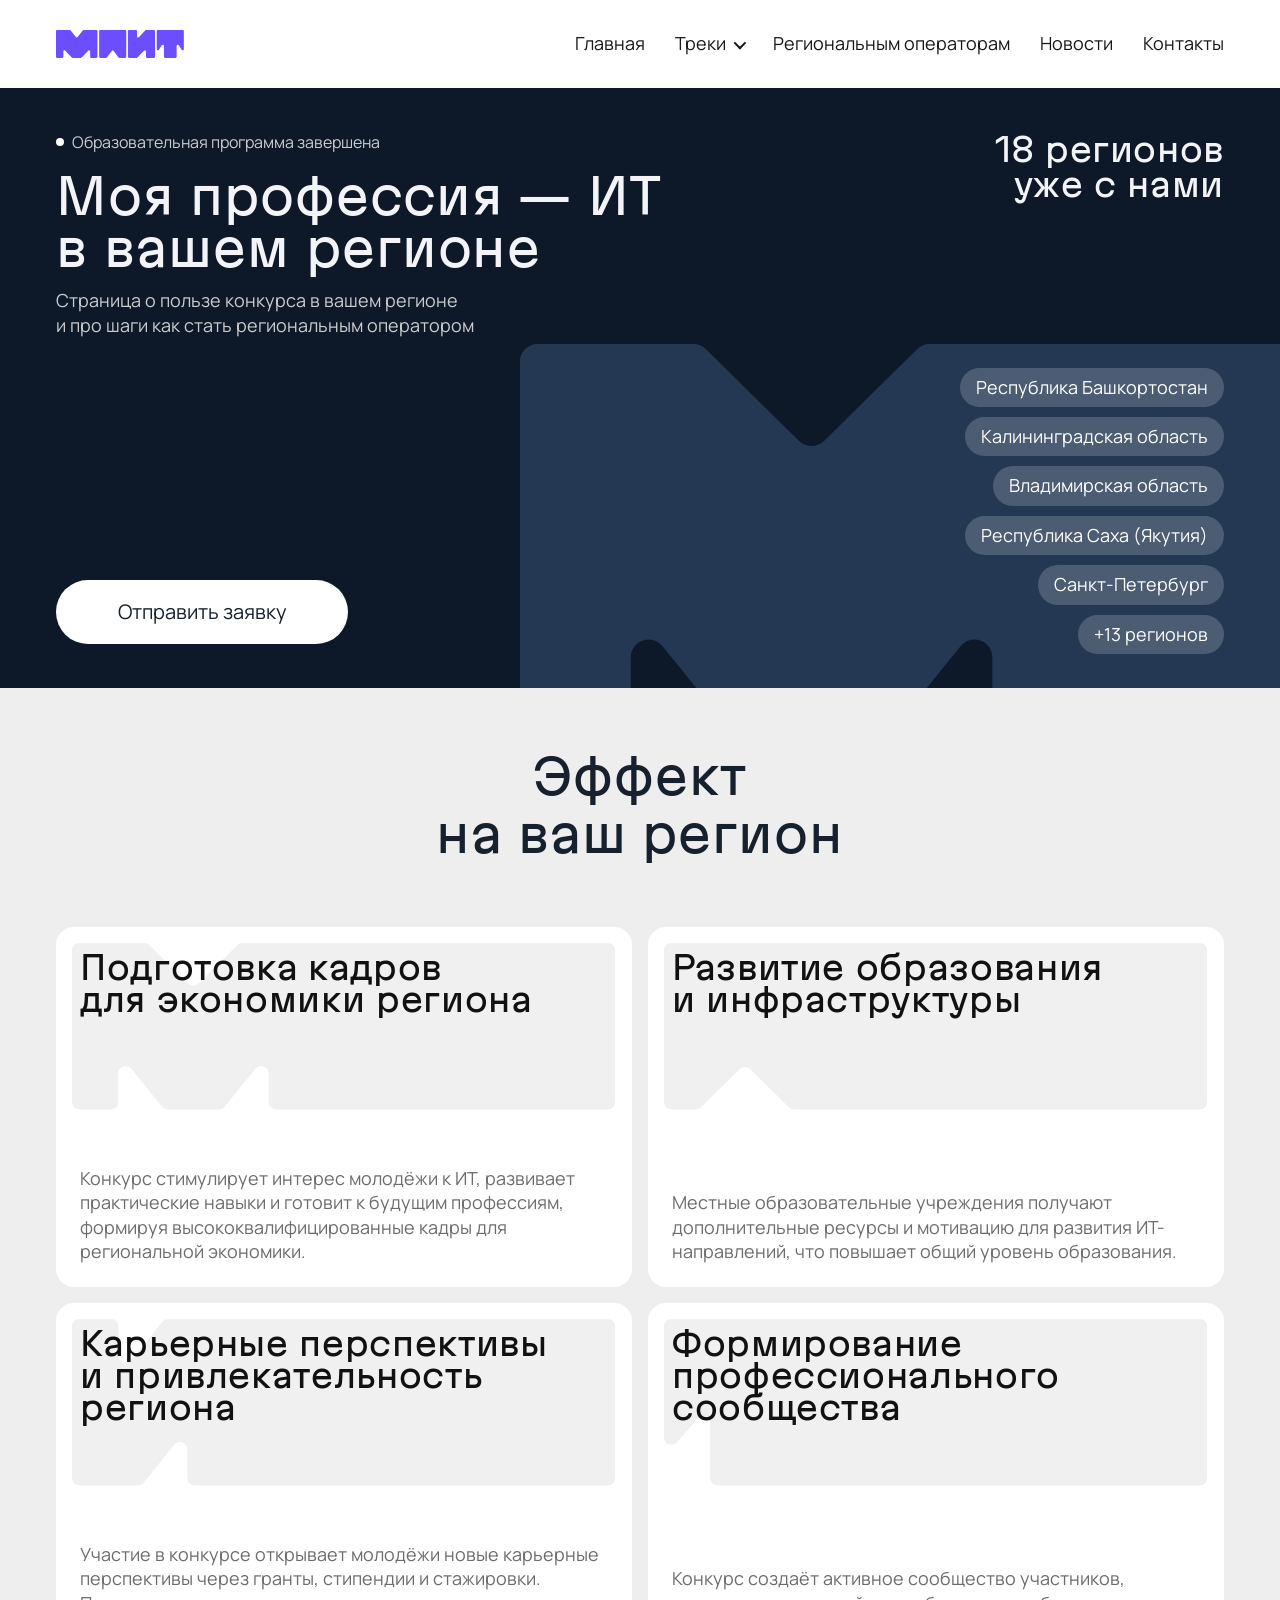
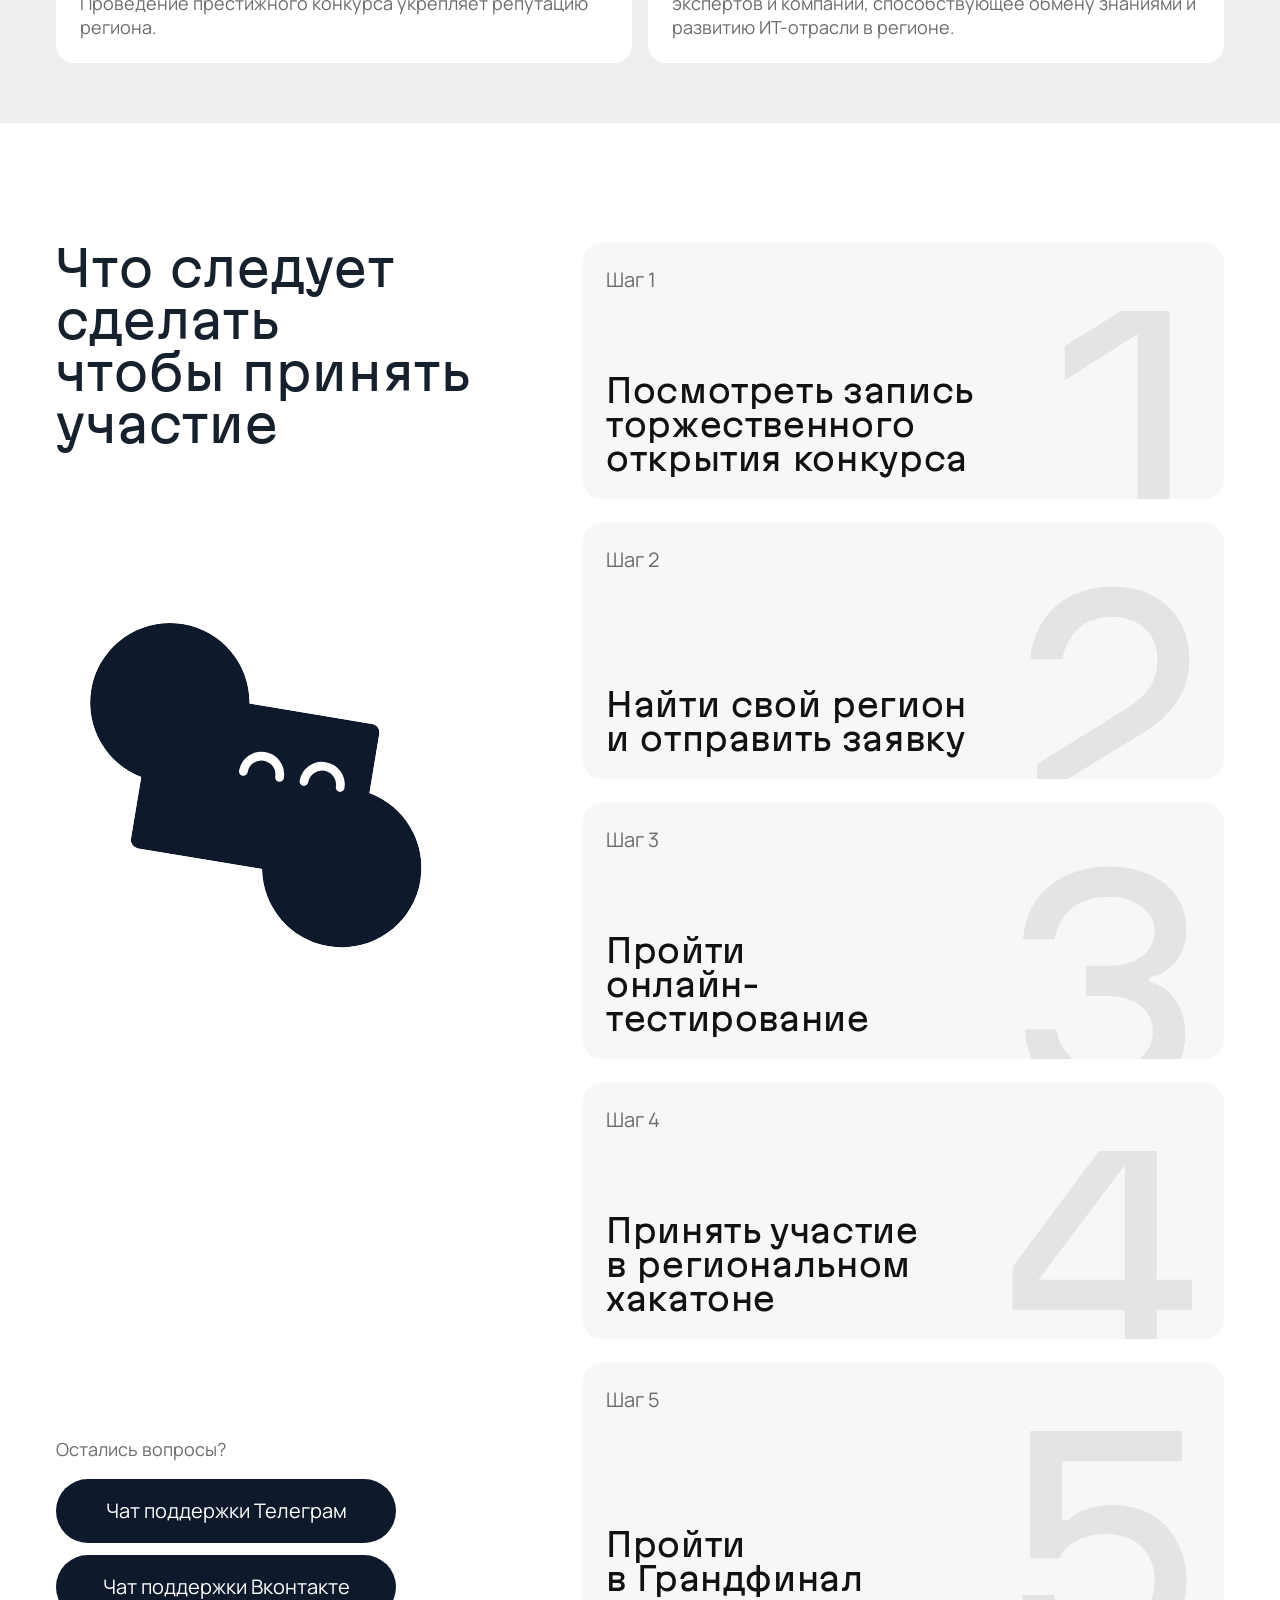
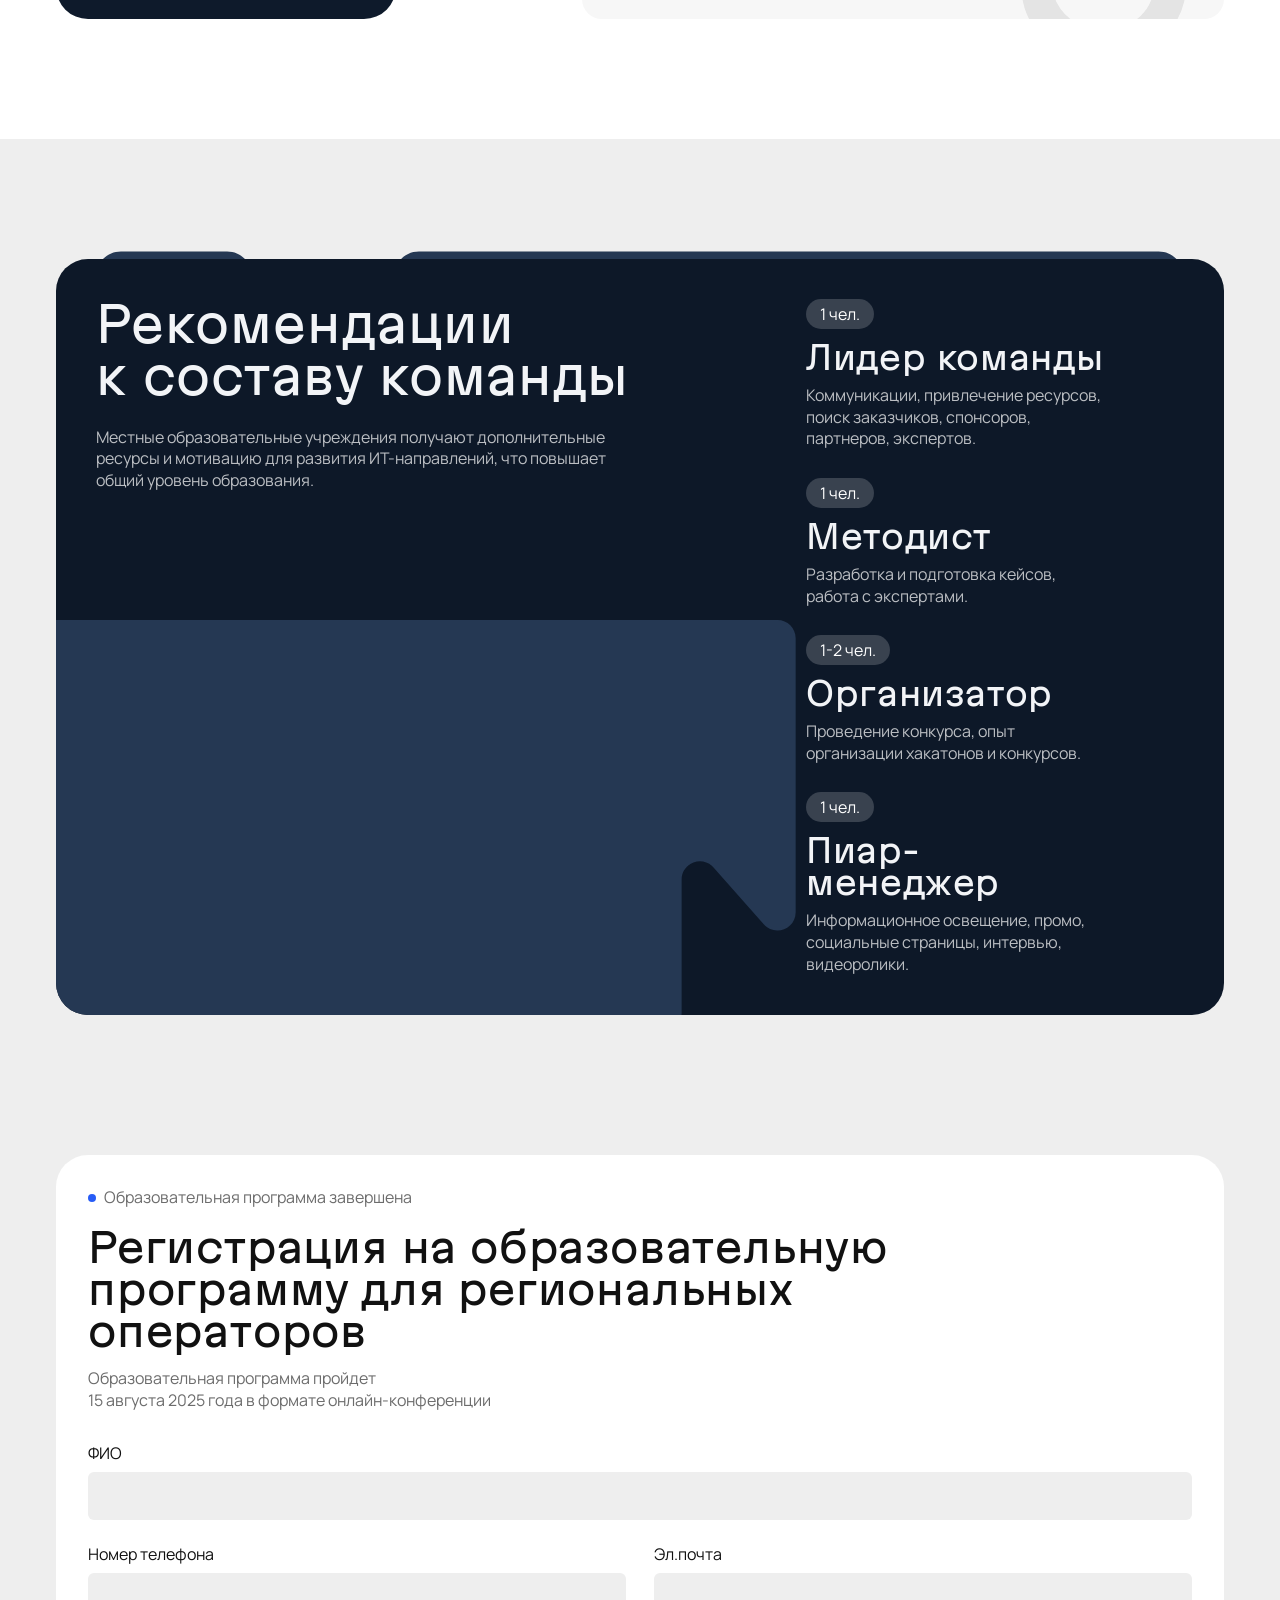
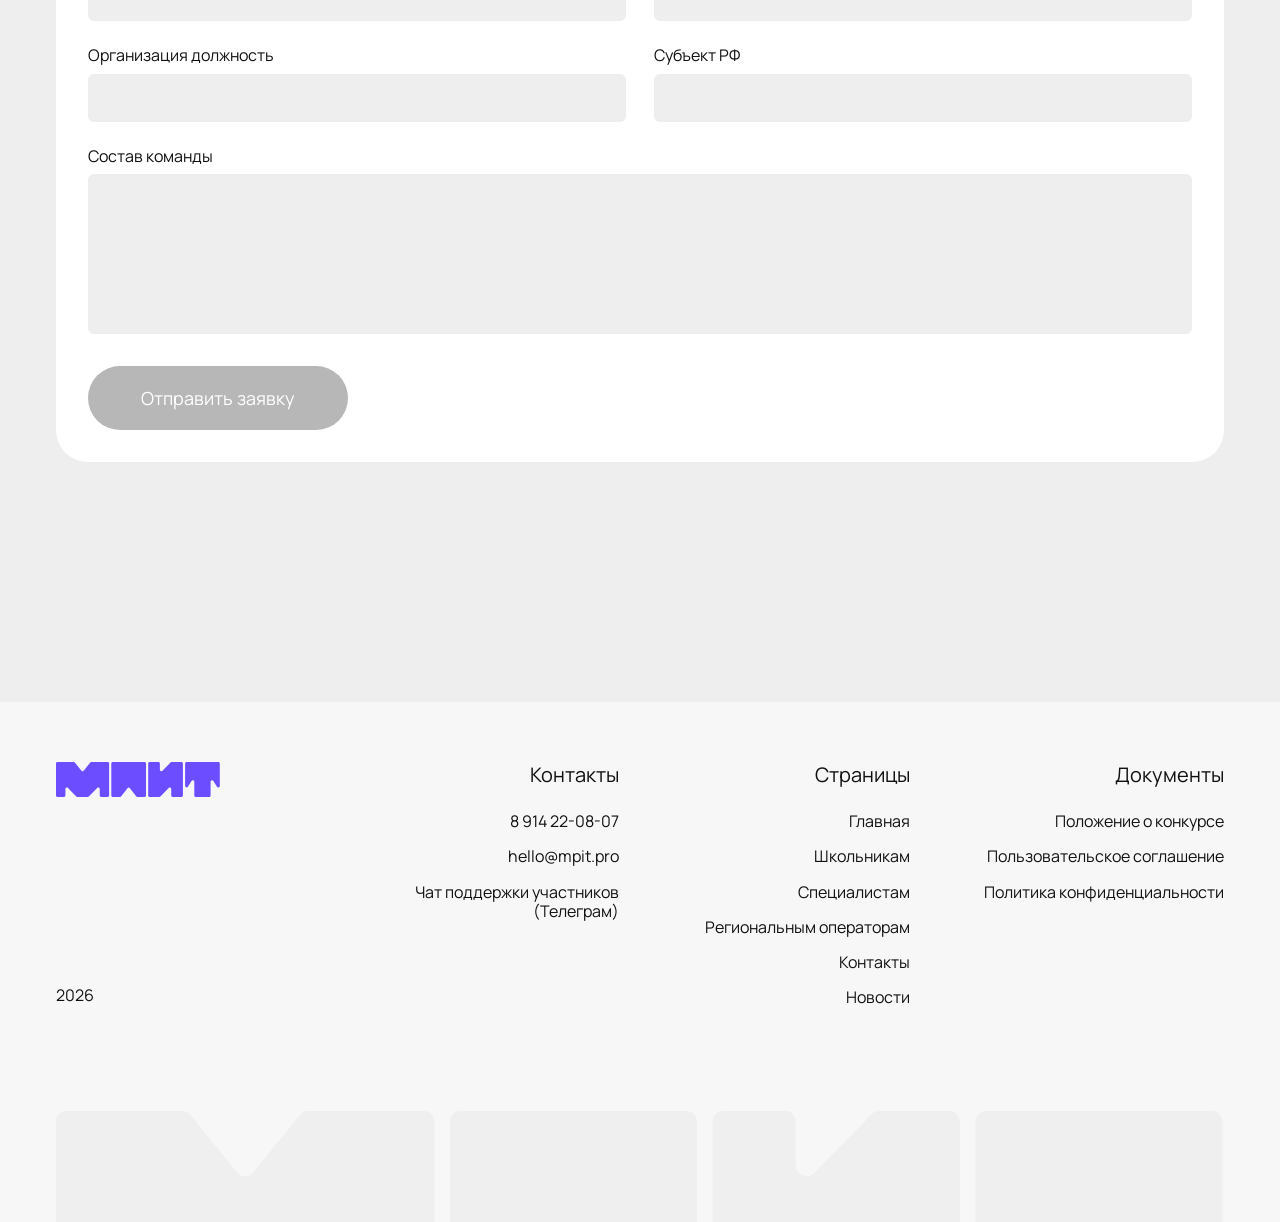
<file: region_operator.html>
<!DOCTYPE html>
<html lang="ru">
    <head>
        <meta charset="UTF-8">
        <meta name="viewport" content="width=device-width, initial-scale=1.0">

        <title>Моя профессия — ИТ</title>

        <link rel="stylesheet" href="./css/style.css">
        <link rel="preconnect" href="https://fonts.googleapis.com">
        <link rel="preconnect" href="https://fonts.gstatic.com" crossorigin>
        <link rel="stylesheet" href="./css/region_operator.css">

        <link rel="stylesheet" href="./css/adaptive.css">

        <link href="https://fonts.googleapis.com/css2?family=Manrope:wght@400;500;600;700&display=swap" rel="stylesheet">

        <script src="./js/region.js" defer></script>
        <script src="./js/news.js" defer></script>
        <script src="./js/script.js" defer></script>
        <script src="./js/region.js" defer></script>
    </head>
<body>

    <header class="header">
        <div class="container header__inner">

            <a class="header__logo" href="./index.html">
            <img src="./assets/logo/logo.svg" alt="Моя профессия — ИТ">
            </a>

            <nav class="header__nav">
            <a class="header__link" href="./index.html">Главная</a>

            <div class="header__dropdown">
                <button class="header__dropdown-button" type="button">
                Треки
                <span class="header__arrow"></span>
                </button>

                <div class="header__dropdown-menu">
                <a href="./schoolchildren.html">Трек школьников</a>
                <a href="./student.html">Трек студентов</a>
                </div>
            </div>

            <a class="header__link" href="./region_operator.html">Региональным операторам</a>
            <a class="header__link" href="./news.html">Новости</a>
            <a class="header__link" href="./contact.html">Контакты</a>
            </nav>

            <button class="header__burger" type="button" aria-label="Открыть меню">
            <span></span>
            <span></span>
            </button>

        </div>
    </header>

  <main>
    <section class="operator-hero">
        <div class="container operator-hero__inner">

            <div class="operator-hero__content">
            <div class="operator-hero__status text text--16">
                <span class="operator-hero__status-dot"></span>
                Образовательная программа завершена
            </div>

            <h1 class="operator-hero__title title title--lg">
                Моя профессия — ИТ<br>
                в вашем регионе
            </h1>

            <p class="operator-hero__text text text--18">
                Страница о пользе конкурса в вашем регионе<br>
                и про шаги как стать региональным оператором
            </p>

            <a class="operator-hero__button text text--20" href="#123">
                Отправить заявку
            </a>
            </div>

            <img 
            class="operator-hero__shape" 
            src="./img/m_long_black.svg" 
            alt=""
            >

            <div class="operator-hero__right">
            <div class="operator-hero__count title title--sm">
                18 регионов<br>
                уже с нами
            </div>

            <div class="operator-hero__regions">
                <span class="operator-hero__region text text--18">Республика Башкортостан</span>
                <span class="operator-hero__region text text--18">Калининградская область</span>
                <span class="operator-hero__region text text--18">Владимирская область</span>
                <span class="operator-hero__region text text--18">Республика Саха (Якутия)</span>
                <span class="operator-hero__region text text--18">Санкт-Петербург</span>
                <span class="operator-hero__region text text--18">+13 регионов</span>
            </div>
            </div>

        </div>
    </section>

    <section class="region-effect">
        <div class="container region-effect__inner">

            <h2 class="region-effect__title title title--lg">
            Эффект<br>
            на ваш регион
            </h2>

            <div class="region-effect__cards">

            <article class="region-effect-card">
                <h3 class="region-effect-card__title title title--sm">
                Подготовка кадров<br>
                для экономики региона
                </h3>

                <img 
                class="region-effect-card__shape" 
                src="./img/m_longg.svg" 
                alt=""
                >

                <p class="region-effect-card__text text text--18">
                Конкурс стимулирует интерес молодёжи к ИТ, развивает практические навыки
                и готовит к будущим профессиям, формируя высококвалифицированные кадры
                для региональной экономики.
                </p>
            </article>

            <article class="region-effect-card">
                <h3 class="region-effect-card__title title title--sm">
                Развитие образования<br>
                и инфраструктуры
                </h3>

                <img 
                class="region-effect-card__shape" 
                src="./img/p_longg.svg" 
                alt=""
                >

                <p class="region-effect-card__text text text--18">
                Местные образовательные учреждения получают дополнительные ресурсы
                и мотивацию для развития ИТ-направлений, что повышает общий уровень
                образования.
                </p>
            </article>

            <article class="region-effect-card">
                <h3 class="region-effect-card__title title title--sm">
                Карьерные перспективы<br>
                и привлекательность региона
                </h3>

                <img 
                class="region-effect-card__shape" 
                src="./img/i_longg.svg" 
                alt=""
                >

                <p class="region-effect-card__text text text--18">
                Участие в конкурсе открывает молодёжи новые карьерные перспективы
                через гранты, стипендии и стажировки. Проведение престижного конкурса
                укрепляет репутацию региона.
                </p>
            </article>

            <article class="region-effect-card">
                <h3 class="region-effect-card__title title title--sm">
                Формирование<br>
                профессионального<br>
                сообщества
                </h3>

                <img 
                class="region-effect-card__shape" 
                src="./img/t_longg.svg" 
                alt=""
                >

                <p class="region-effect-card__text text text--18">
                Конкурс создаёт активное сообщество участников, экспертов и компаний,
                способствующее обмену знаниями и развитию ИТ-отрасли в регионе.
                </p>
            </article>

            </div>

        </div>
    </section>

    <section class="participation">
        <div class="container participation__inner">

            <div class="participation__left">
            <h2 class="participation__title title title--lg">
                Что следует<br>
                сделать<br>
                чтобы принять<br>
                участие
            </h2>

            <img 
                class="participation__mascot" 
                src="./img/mascot7.svg" 
                alt=""
            >

            <div class="participation__support">
                <p class="participation__support-text text text--18">
                Остались вопросы?
                </p>

                <div class="participation__buttons">
                <a class="participation__button text text--20" href="https://t.me/mpitregional25?utm_source=site&utm_medium=reg-link&utm_campaign=reg-oper">
                    Чат поддержки Телеграм
                </a>

                <a class="participation__button text text--20" href="https://vk.com/mpitpro">
                    Чат поддержки Вконтакте
                </a>
                </div>
            </div>
            </div>

            <div class="participation__steps">

            <article class="participation-step">
                <span class="participation-step__label text text--20">
                Шаг 1
                </span>

                <h3 class="participation-step__title title title--sm">
                Посмотреть запись<br>
                торжественного<br>
                открытия конкурса
                </h3>

                <span class="participation-step__number">1</span>
            </article>

            <article class="participation-step">
                <span class="participation-step__label text text--20">
                Шаг 2
                </span>

                <h3 class="participation-step__title title title--sm">
                Найти свой регион<br>
                и отправить заявку
                </h3>

                <span class="participation-step__number">2</span>
            </article>

            <article class="participation-step">
                <span class="participation-step__label text text--20">
                Шаг 3
                </span>

                <h3 class="participation-step__title title title--sm">
                Пройти<br>
                онлайн-тестирование
                </h3>

                <span class="participation-step__number">3</span>
            </article>

            <article class="participation-step">
                <span class="participation-step__label text text--20">
                Шаг 4
                </span>

                <h3 class="participation-step__title title title--sm">
                Принять участие<br>
                в региональном<br>
                хакатоне
                </h3>

                <span class="participation-step__number">4</span>
            </article>

            <article class="participation-step">
                <span class="participation-step__label text text--20">
                Шаг 5
                </span>

                <h3 class="participation-step__title title title--sm">
                Пройти<br>в Грандфинал
                </h3>

                <span class="participation-step__number">5</span>
            </article>

            </div>

        </div>
    </section>

    <section class="operator-team">
        <div class="container operator-team__inner">

            <img 
            class="operator-team__back-shape" 
            src="./img/i_big.svg" 
            alt=""
            >

            <div class="operator-team__card">

            <div class="operator-team__left">
                <h2 class="operator-team__title title title--lg">
                Рекомендации<br>
                к составу команды
                </h2>

                <p class="operator-team__text text text--16">
                Местные образовательные учреждения получают дополнительные ресурсы
                и мотивацию для развития ИТ-направлений, что повышает общий уровень
                образования.
                </p>

                <img 
                class="operator-team__shape" 
                src="./img/t_nig.svg" 
                alt=""
                >
            </div>

            <div class="operator-team__roles">

                <article class="operator-role">
                <span class="operator-role__count text text--16">1 чел.</span>

                <h3 class="operator-role__title title title--sm">
                    Лидер команды
                </h3>

                <p class="operator-role__text text text--16">
                    Коммуникации, привлечение ресурсов, поиск заказчиков,
                    спонсоров, партнеров, экспертов.
                </p>
                </article>

                <article class="operator-role">
                <span class="operator-role__count text text--16">1 чел.</span>

                <h3 class="operator-role__title title title--sm">
                    Методист
                </h3>

                <p class="operator-role__text text text--16">
                    Разработка и подготовка кейсов, работа с экспертами.
                </p>
                </article>

                <article class="operator-role">
                <span class="operator-role__count text text--16">1-2 чел.</span>

                <h3 class="operator-role__title title title--sm">
                    Организатор
                </h3>

                <p class="operator-role__text text text--16">
                    Проведение конкурса, опыт организации хакатонов и конкурсов.
                </p>
                </article>

                <article class="operator-role">
                <span class="operator-role__count text text--16">1 чел.</span>

                <h3 class="operator-role__title title title--sm">
                    Пиар-менеджер
                </h3>

                <p class="operator-role__text text text--16">
                    Информационное освещение, промо, социальные страницы,
                    интервью, видеоролики.
                </p>
                </article>

            </div>

            </div>

        </div>
    </section>

    <section class="operator-form" id="123">
        <div class="container operator-form__inner">

            <form class="operator-form__card" action="#" method="post">

            <div class="operator-form__status text text--16">
                <span class="operator-form__status-dot"></span>
                Образовательная программа завершена
            </div>

            <h2 class="operator-form__title title title--md">
                Регистрация на образовательную<br>
                программу для региональных<br>
                операторов
            </h2>

            <p class="operator-form__text text text--16">
                Образовательная программа пройдет<br>
                15 августа 2025 года в формате онлайн-конференции
            </p>

            <div class="operator-form__fields">

                <label class="operator-form__field operator-form__field--full">
                <span class="operator-form__label text text--16">ФИО</span>
                <input class="operator-form__input" type="text" name="name">
                </label>

                <label class="operator-form__field">
                <span class="operator-form__label text text--16">Номер телефона</span>
                <input class="operator-form__input" type="tel" name="phone">
                </label>

                <label class="operator-form__field">
                <span class="operator-form__label text text--16">Эл.почта</span>
                <input class="operator-form__input" type="email" name="email">
                </label>

                <label class="operator-form__field">
                <span class="operator-form__label text text--16">Организация должность</span>
                <input class="operator-form__input" type="text" name="organization">
                </label>

                <label class="operator-form__field">
                <span class="operator-form__label text text--16">Субъект РФ</span>
                <input class="operator-form__input" type="text" name="region">
                </label>

                <label class="operator-form__field operator-form__field--full">
                <span class="operator-form__label text text--16">Состав команды</span>
                <textarea class="operator-form__textarea" name="team"></textarea>
                </label>

            </div>

            <button class="operator-form__button text text--18" type="submit" disabled>
                Отправить заявку
            </button>

            </form>

        </div>
    </section>


        <footer class="footer">
            <div class="container footer__inner">

                <div class="footer__top">
                <a class="footer__logo" href="./index.html">
                    <img src="./assets/logo/logo.svg" alt="Моя профессия — ИТ">
                    <span class="footer__year text text--16">2026</span>
                </a>

                <div class="footer__column">
                    <h3 class="footer__title text text--20">Контакты</h3>

                    <div class="footer__links">
                    <a href="tel:+7914220807">8 914 22-08-07</a>
                    <a href="mailto:hello@mpit.pro">hello@mpit.pro</a>
                    <a href="https://t.me/mpitchat">Чат поддержки участников (Телеграм)</a>
                    </div>
                </div>

                <div class="footer__column">
                    <h3 class="footer__title text text--20">Страницы</h3>

                    <div class="footer__links">
                    <a href="./index.html">Главная</a>
                    <a href="./schoolchildren.html">Школьникам</a>
                    <a href="./student.html">Специалистам</a>
                    <a href="./region_operator.html">Региональным операторам</a>
                    <a href="./contact.html">Контакты</a>
                    <a href="./news.html">Новости</a>
                    </div>
                </div>

                <div class="footer__column">
                    <h3 class="footer__title text text--20">Документы</h3>

                    <div class="footer__links">
                    <a href="https://disk.360.yandex.ru/i/Ng9B_2Il4LdGDA">Положение о конкурсе</a>
                    <a href="https://mpit.pro/terms">Пользовательское соглашение</a>
                    <a href="https://mpit.pro/privacy">Политика конфиденциальности</a>
                    </div>
                </div>
                </div>


                <div class="footer__big-logo">
                <img src="./img/logo_footer.svg" alt="">
                </div>

            </div>
        </footer>

</main>
</body>
</html>
</file>
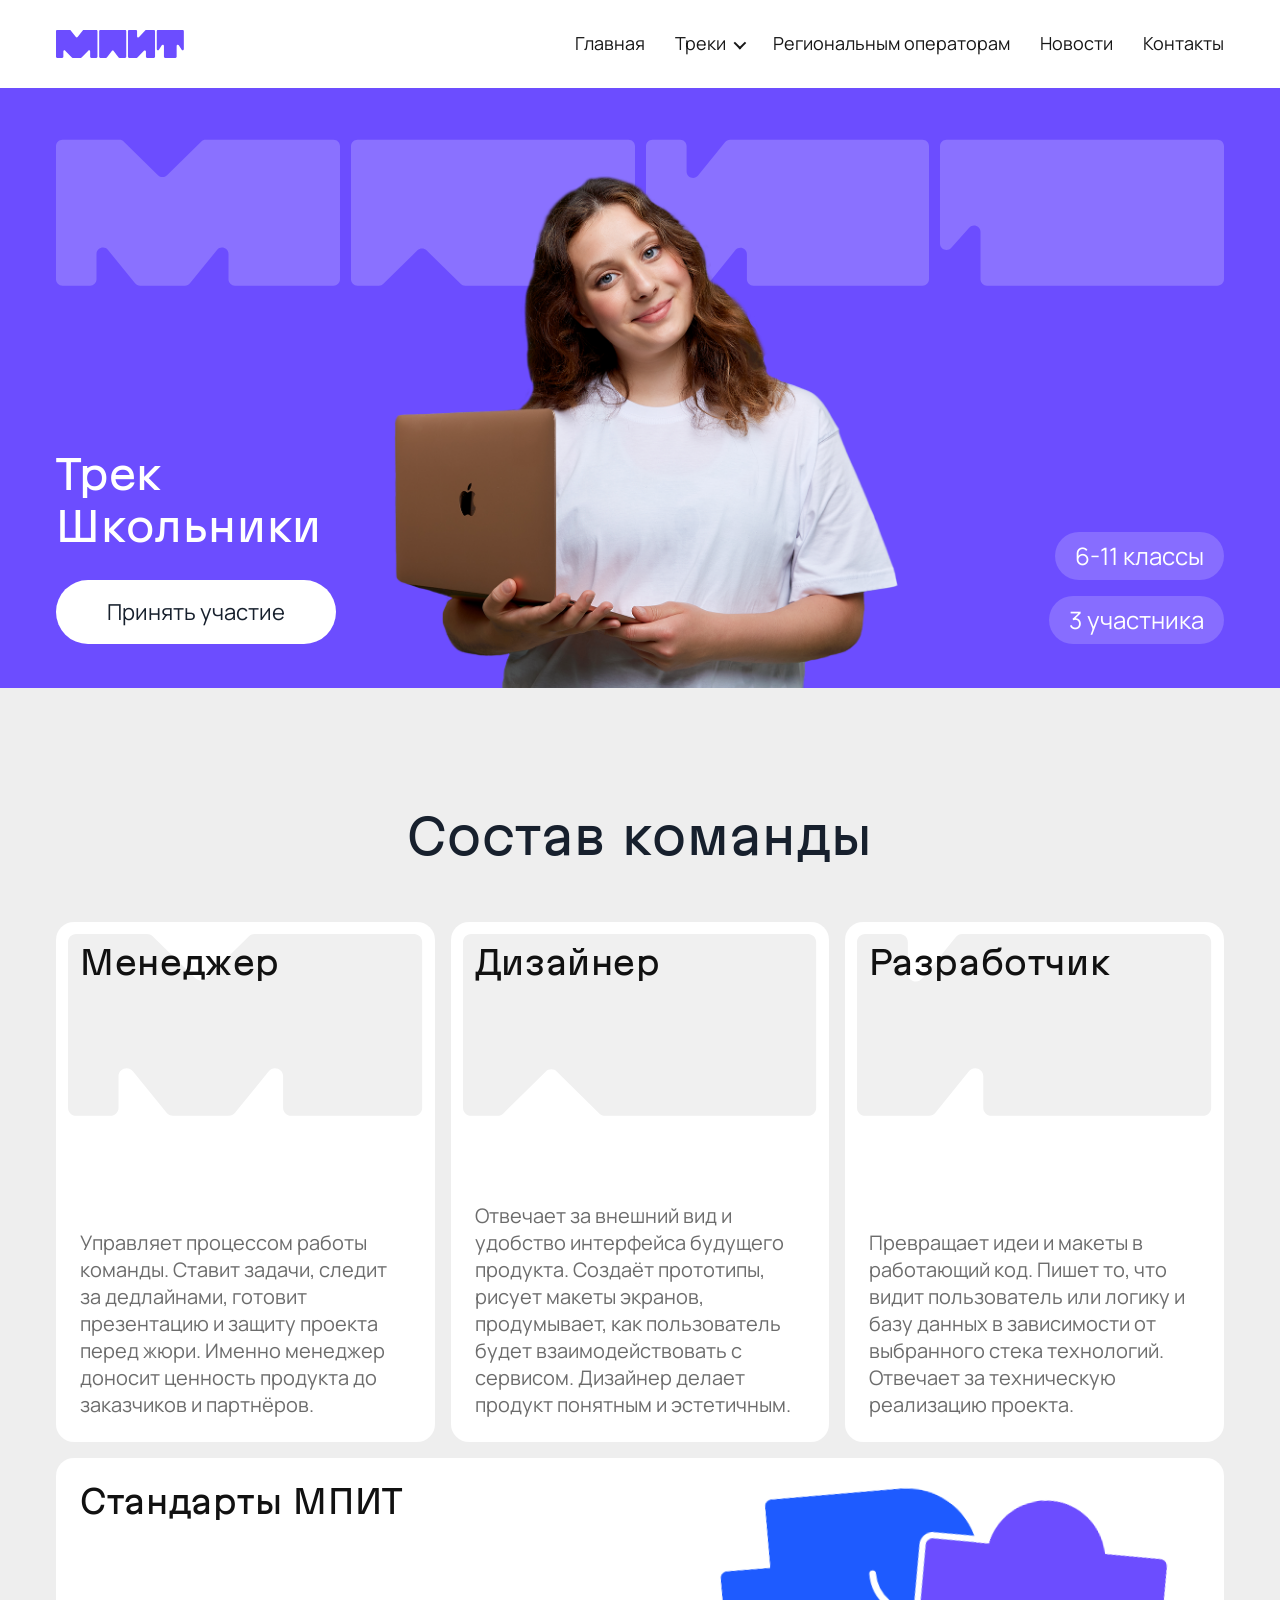
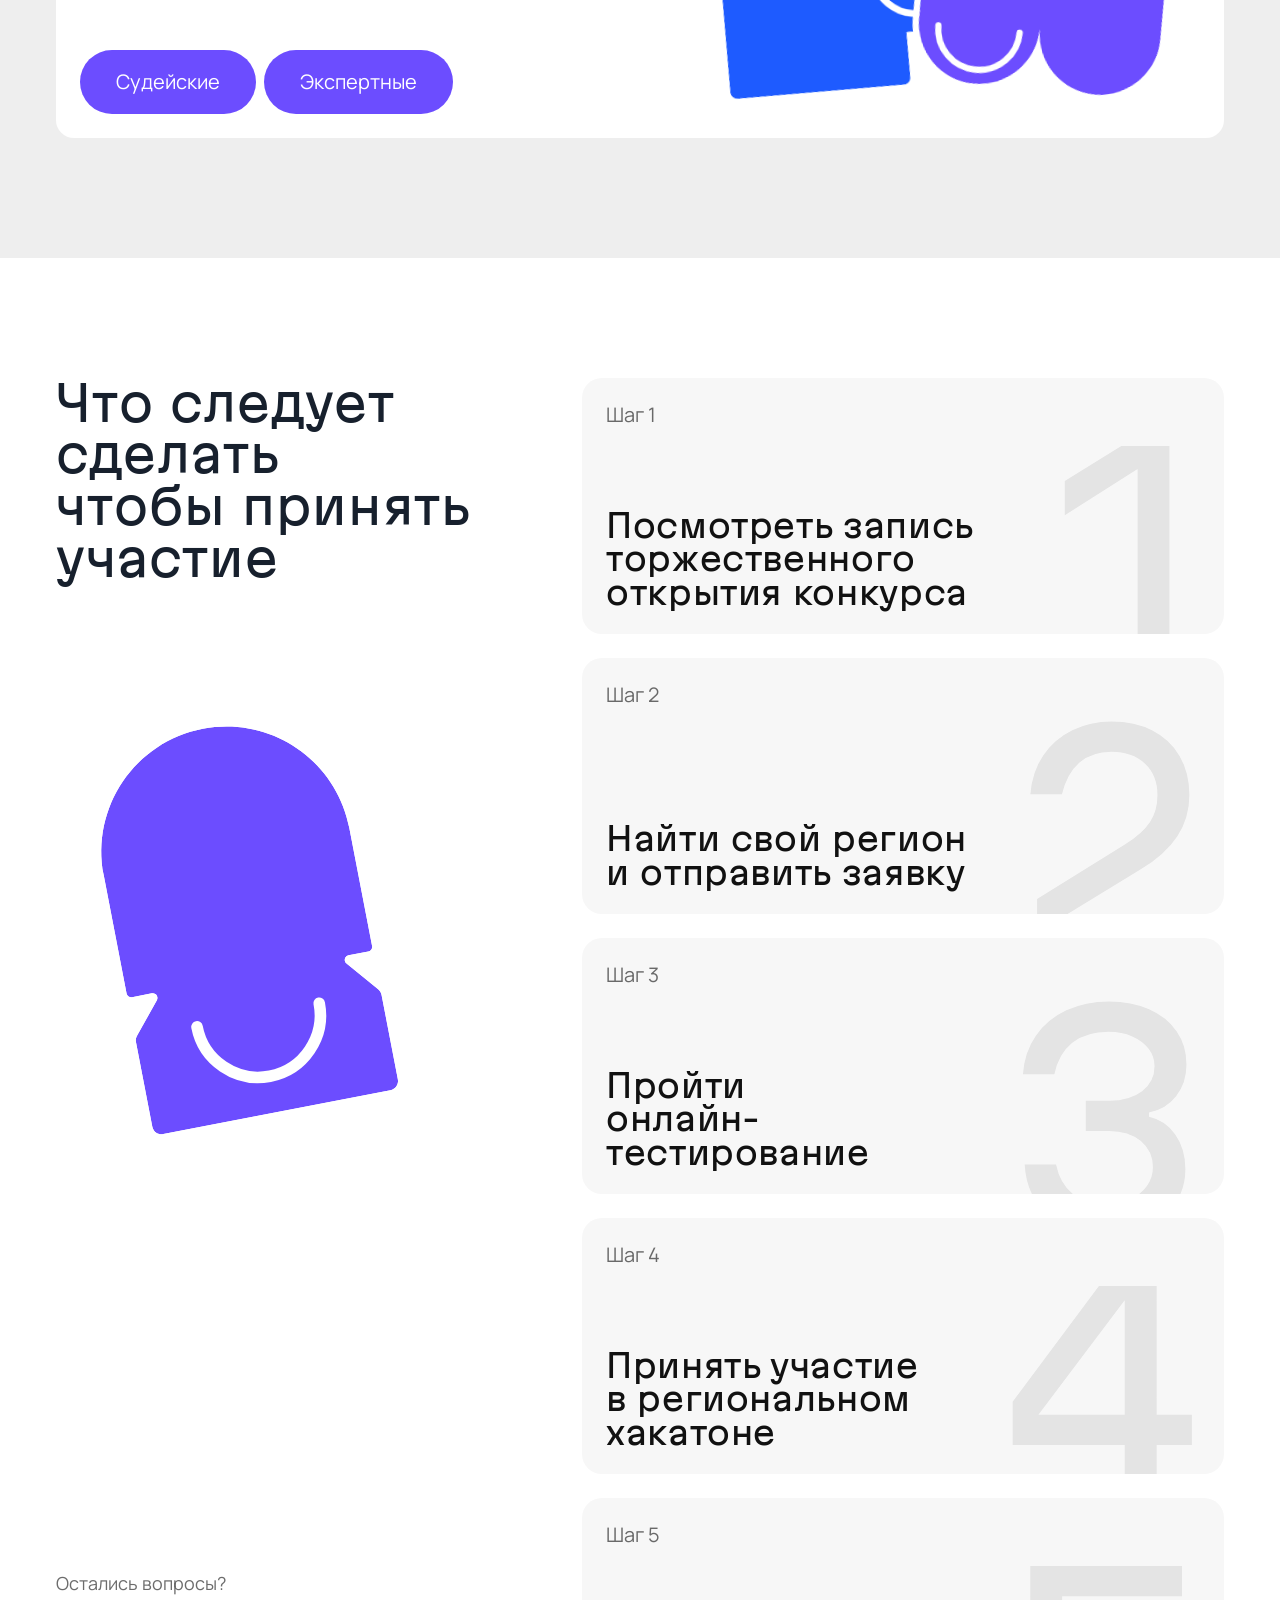
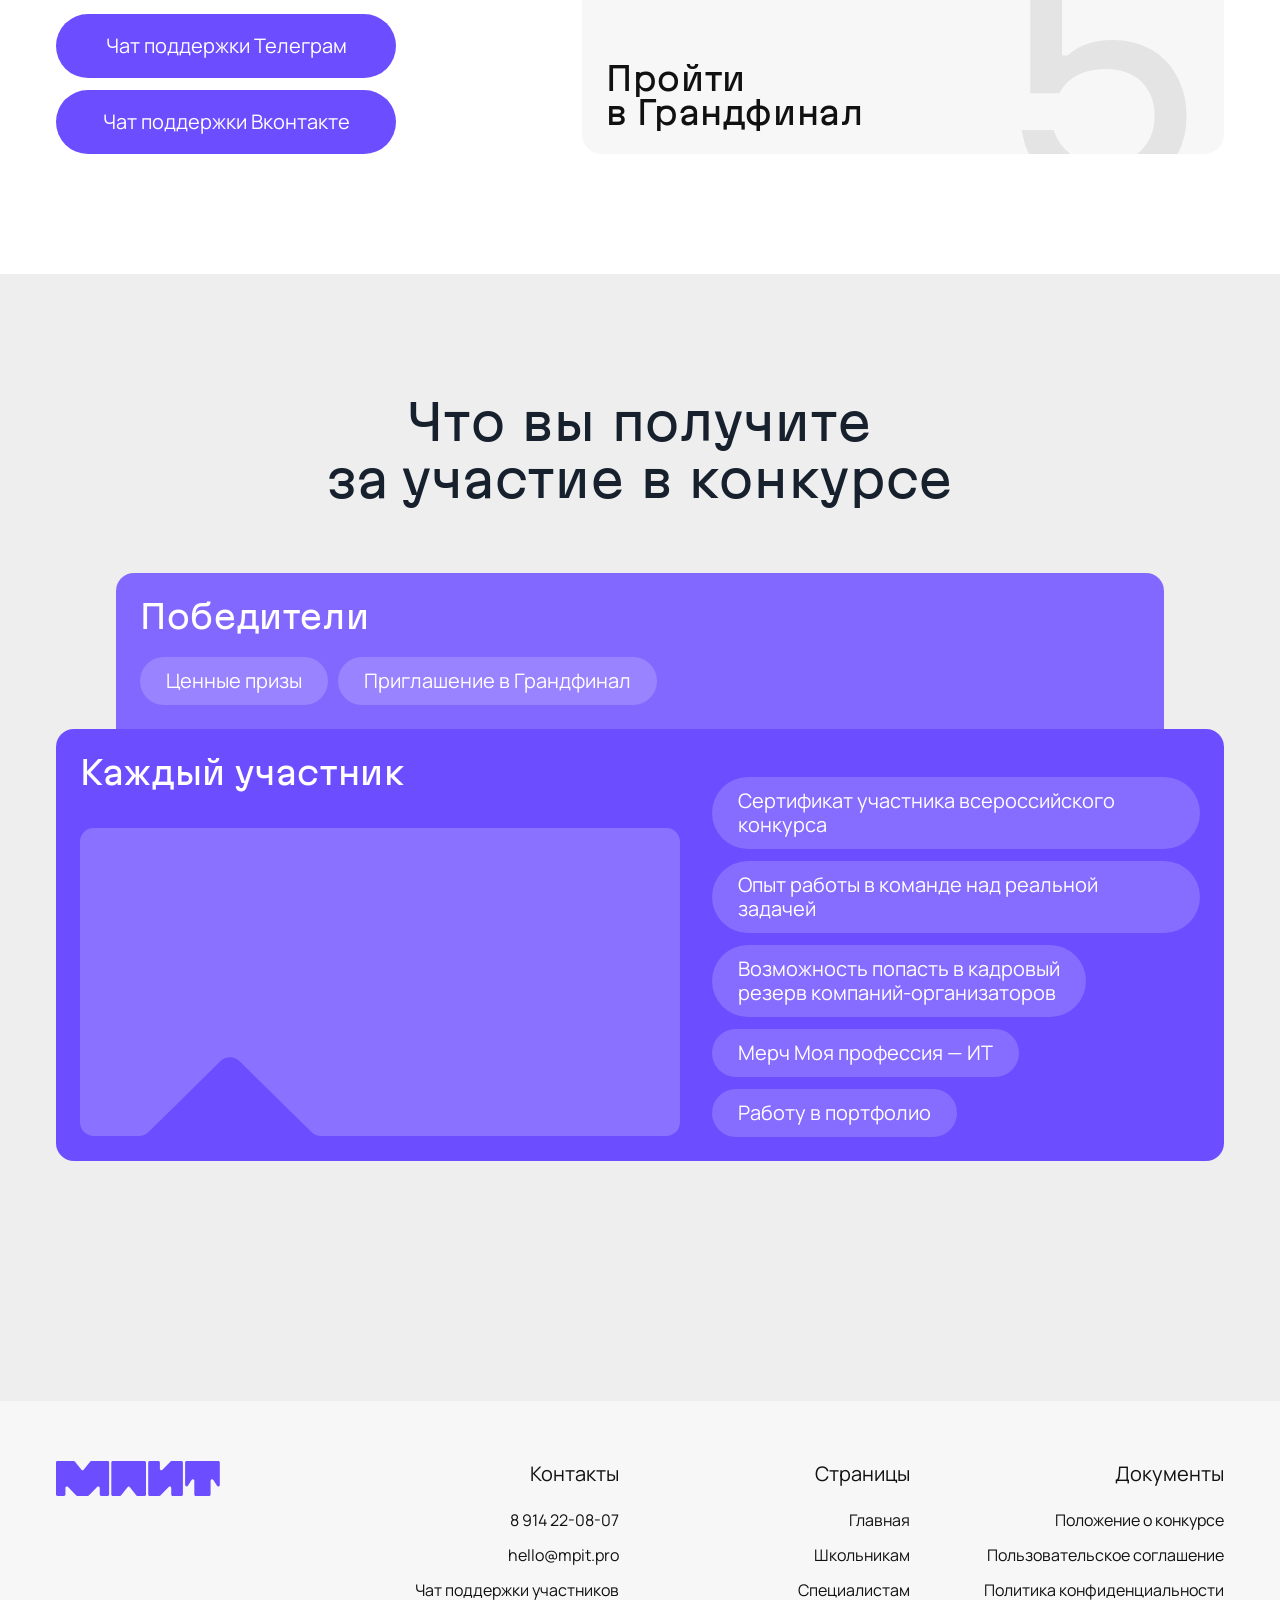
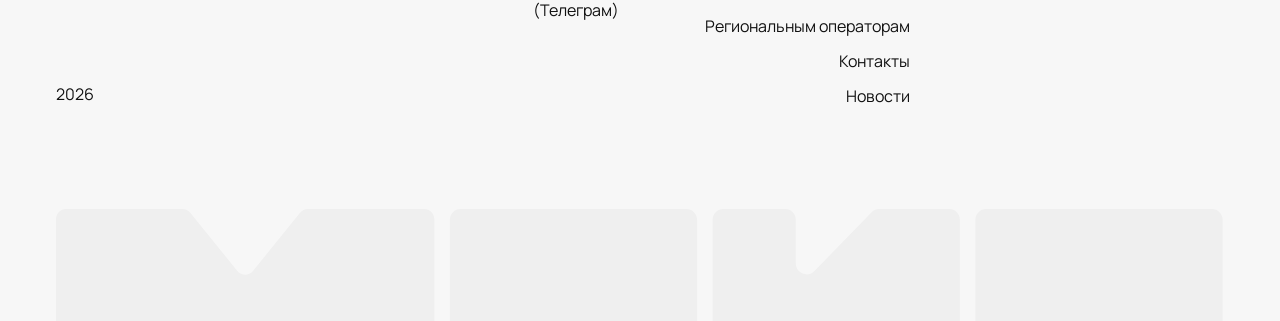
<file: schoolchildren.html>
<!DOCTYPE html>
<html lang="ru">
    <head>
        <meta charset="UTF-8">
        <meta name="viewport" content="width=device-width, initial-scale=1.0">

        <title>Моя профессия — ИТ</title>

        <link rel="stylesheet" href="./css/style.css">
        <link rel="preconnect" href="https://fonts.googleapis.com">
        <link rel="preconnect" href="https://fonts.gstatic.com" crossorigin>
        <link rel="stylesheet" href="./css/schoolchildren.css">

        <link rel="stylesheet" href="./css/adaptive.css">

        <link href="https://fonts.googleapis.com/css2?family=Manrope:wght@400;500;600;700&display=swap" rel="stylesheet">

        <script src="./js/region.js" defer></script>
        <script src="./js/news.js" defer></script>
        <script src="./js/script.js" defer></script>
        <script src="./js/region.js" defer></script>
    </head>
<body>

    <header class="header">
        <div class="container header__inner">

            <a class="header__logo" href="./index.html">
            <img src="./assets/logo/logo.svg" alt="Моя профессия — ИТ">
            </a>

            <nav class="header__nav">
            <a class="header__link" href="./index.html">Главная</a>

            <div class="header__dropdown">
                <button class="header__dropdown-button" type="button">
                Треки
                <span class="header__arrow"></span>
                </button>

                <div class="header__dropdown-menu">
                <a href="./schoolchildren.html">Трек школьников</a>
                <a href="./student.html">Трек студентов</a>
                </div>
            </div>

            <a class="header__link" href="./region_operator.html">Региональным операторам</a>
            <a class="header__link" href="./news.html">Новости</a>
            <a class="header__link" href="./contact.html">Контакты</a>
            </nav>

            <button class="header__burger" type="button" aria-label="Открыть меню">
            <span></span>
            <span></span>
            </button>

        </div>
    </header>

  <main>
    <section class="school-hero">
        <div class="container school-hero__inner">

            <div class="school-hero__bg-shapes">
            <img src="./img/m_long_purple.svg" alt="">
            <img src="./img/p_long_purple.svg" alt="">
            <img src="./img/i_long_purple.svg" alt="">
            <img src="./img/t_long_purple.svg" alt="">
            </div>

            <div class="school-hero__content">
            <h1 class="school-hero__title title title--md">
                Трек<br>
                Школьники
            </h1>

            <a class="school-hero__button text text--22" href="#123">
                Принять участие
            </a>
            </div>

            <div 
            class="school-hero__visual"
            style="
                --school-image-height: 390px;
                --school-image-y: 18px;
            "
            >
            <img 
                class="school-hero__image" 
                src="./img/Школьники.png"" 
                alt=""
            >
            </div>

            <div class="school-hero__tags">
            <span class="school-hero__tag text text--24">6-11 классы</span>
            <span class="school-hero__tag text text--24">3 участника</span>
            </div>

        </div>
    </section>

    <section class="team">
        <div class="container team__inner">

            <h2 class="team__title title title--lg">
            Состав команды
            </h2>

            <div class="team__cards">

            <article class="team-card">
                <h3 class="team-card__title title title--sm">
                Менеджер
                </h3>

                <img 
                class="team-card__shape" 
                src="./img/m_medium.svg" 
                alt=""
                >

                <p class="team-card__text text text--20">
                Управляет процессом работы команды. Ставит задачи, следит за дедлайнами,
                готовит презентацию и защиту проекта перед жюри. Именно менеджер
                доносит ценность продукта до заказчиков и партнёров.
                </p>
            </article>

            <article class="team-card">
                <h3 class="team-card__title title title--sm">
                Дизайнер
                </h3>

                <img 
                class="team-card__shape" 
                src="./img/p_medium.svg" 
                alt=""
                >

                <p class="team-card__text text text--20">
                Отвечает за внешний вид и удобство интерфейса будущего продукта.
                Создаёт прототипы, рисует макеты экранов, продумывает, как пользователь
                будет взаимодействовать с сервисом. Дизайнер делает продукт понятным
                и эстетичным.
                </p>
            </article>

            <article class="team-card">
                <h3 class="team-card__title title title--sm">
                Разработчик
                </h3>

                <img 
                class="team-card__shape" 
                src="./img/i_medium.svg" 
                alt=""
                >

                <p class="team-card__text text text--20">
                Превращает идеи и макеты в работающий код. Пишет то, что видит
                пользователь или логику и базу данных в зависимости от выбранного
                стека технологий. Отвечает за техническую реализацию проекта.
                </p>
            </article>

            </div>

            <div class="team-standards">
            <div class="team-standards__content">
                <h3 class="team-standards__title title title--sm">
                Стандарты МПИТ
                </h3>

                <div class="team-standards__buttons">
                <a class="team-standards__button team-standards__button--purple text text--20" href="https://disk.yandex.ru/i/wxOQRNQh5-m72Q">
                    Судейские
                </a>

                <a class="team-standards__button team-standards__button--purple text text--20" href="https://disk.yandex.ru/i/KFO-UQraJT0XiA">
                    Экспертные
                </a>
                </div>
            </div>

            <div class="team-standards__decor">
                <img 
                class="team-standards__mascot team-standards__mascot--purple" 
                src="./img/mascot2.svg" 
                alt=""
                >

                <img 
                class="team-standards__mascot team-standards__mascot--blue" 
                src="./img/mascot3.svg"
                alt=""
                >
            </div>
            </div>

        </div>
    </section>

    <section class="participation" id="123" >
        <div class="container participation__inner">

            <div class="participation__left">
            <h2 class="participation__title title title--lg">
                Что следует<br>
                сделать<br>
                чтобы принять<br>
                участие
            </h2>

            <img 
                class="participation__mascot" 
                src="./img/mascot5.svg" 
                alt=""
            >

            <div class="participation__support">
                <p class="participation__support-text text text--18">
                Остались вопросы?
                </p>

                <div class="participation__buttons">
                <a class="participation__button text text--20" href="https://t.me/mpitchat">
                    Чат поддержки Телеграм
                </a>

                <a class="participation__button text text--20" href="https://vk.com/mpitpro">
                    Чат поддержки Вконтакте
                </a>
                </div>
            </div>
            </div>

            <div class="participation__steps">

            <article class="participation-step">
                <span class="participation-step__label text text--20">
                Шаг 1
                </span>

                <h3 class="participation-step__title title title--sm">
                Посмотреть запись<br>
                торжественного<br>
                открытия конкурса
                </h3>

                <span class="participation-step__number">1</span>
            </article>

            <article class="participation-step">
                <span class="participation-step__label text text--20">
                Шаг 2
                </span>

                <h3 class="participation-step__title title title--sm">
                Найти свой регион<br>
                и отправить заявку
                </h3>

                <span class="participation-step__number">2</span>
            </article>

            <article class="participation-step">
                <span class="participation-step__label text text--20">
                Шаг 3
                </span>

                <h3 class="participation-step__title title title--sm">
                Пройти<br>
                онлайн-тестирование
                </h3>

                <span class="participation-step__number">3</span>
            </article>

            <article class="participation-step">
                <span class="participation-step__label text text--20">
                Шаг 4
                </span>

                <h3 class="participation-step__title title title--sm">
                Принять участие<br>
                в региональном<br>
                хакатоне
                </h3>

                <span class="participation-step__number">4</span>
            </article>

            <article class="participation-step">
                <span class="participation-step__label text text--20">
                Шаг 5
                </span>

                <h3 class="participation-step__title title title--sm">
                Пройти<br>в Грандфинал
                </h3>

                <span class="participation-step__number">5</span>
            </article>

            </div>

        </div>
    </section>

    <section class="benefits">
        <div class="container benefits__inner">

            <h2 class="benefits__title title title--lg">
            Что вы получите<br>
            за участие в конкурсе
            </h2>

            <div class="benefits__wrapper">

            <div class="benefits-card benefits-card--winners">
                <h3 class="benefits-card__title title title--sm">
                Победители
                </h3>

                <div class="benefits-card__tags">
                <span class="benefits-tag text text--20">Ценные призы</span>
                <span class="benefits-tag text text--20">Приглашение в Грандфинал</span>
                </div>
            </div>

            <div class="benefits-card benefits-card--participants">
                <div class="benefits-card__left">
                <h3 class="benefits-card__title title title--sm">
                    Каждый участник
                </h3>

                <img 
                    class="benefits-card__shape" 
                    src="./img/p_long_purple.svg" 
                    alt=""
                >
                </div>

                <div class="benefits-card__list">
                <span class="benefits-tag text text--20">
                    Сертификат участника всероссийского конкурса
                </span>

                <span class="benefits-tag text text--20">
                    Опыт работы в команде над реальной задачей
                </span>

                <span class="benefits-tag text text--20">
                    Возможность попасть в кадровый<br>
                    резерв компаний-организаторов
                </span>

                <span class="benefits-tag text text--20">
                    Мерч Моя профессия — ИТ
                </span>

                <span class="benefits-tag text text--20">
                    Работу в портфолио
                </span>
                </div>
            </div>

            </div>

        </div>
    </section>



    <footer class="footer">
        <div class="container footer__inner">

            <div class="footer__top">
                <a class="footer__logo" href="./index.html">
                    <img src="./assets/logo/logo.svg" alt="Моя профессия — ИТ">
                    <span class="footer__year text text--16">2026</span>
                </a>

                <div class="footer__column">
                    <h3 class="footer__title text text--20">Контакты</h3>

                    <div class="footer__links">
                    <a href="tel:+7914220807">8 914 22-08-07</a>
                    <a href="mailto:hello@mpit.pro">hello@mpit.pro</a>
                    <a href="https://t.me/mpitchat">Чат поддержки участников (Телеграм)</a>
                    </div>
                </div>

                <div class="footer__column">
                    <h3 class="footer__title text text--20">Страницы</h3>

                    <div class="footer__links">
                    <a href="./index.html">Главная</a>
                    <a href="./schoolchildren.html">Школьникам</a>
                    <a href="./student.html">Специалистам</a>
                    <a href="./region_operator.html">Региональным операторам</a>
                    <a href="./contact.html">Контакты</a>
                    <a href="./news.html">Новости</a>
                    </div>
                </div>

                <div class="footer__column">
                    <h3 class="footer__title text text--20">Документы</h3>

                    <div class="footer__links">
                    <a href="https://disk.360.yandex.ru/i/Ng9B_2Il4LdGDA">Положение о конкурсе</a>
                    <a href="https://mpit.pro/terms">Пользовательское соглашение</a>
                    <a href="https://mpit.pro/privacy">Политика конфиденциальности</a>
                    </div>
                </div>
            </div>


            <div class="footer__big-logo">
                <img src="./img/logo_footer.svg" alt="">
            </div>

        </div>
    </footer>

</main>
</body>
</html>
</file>
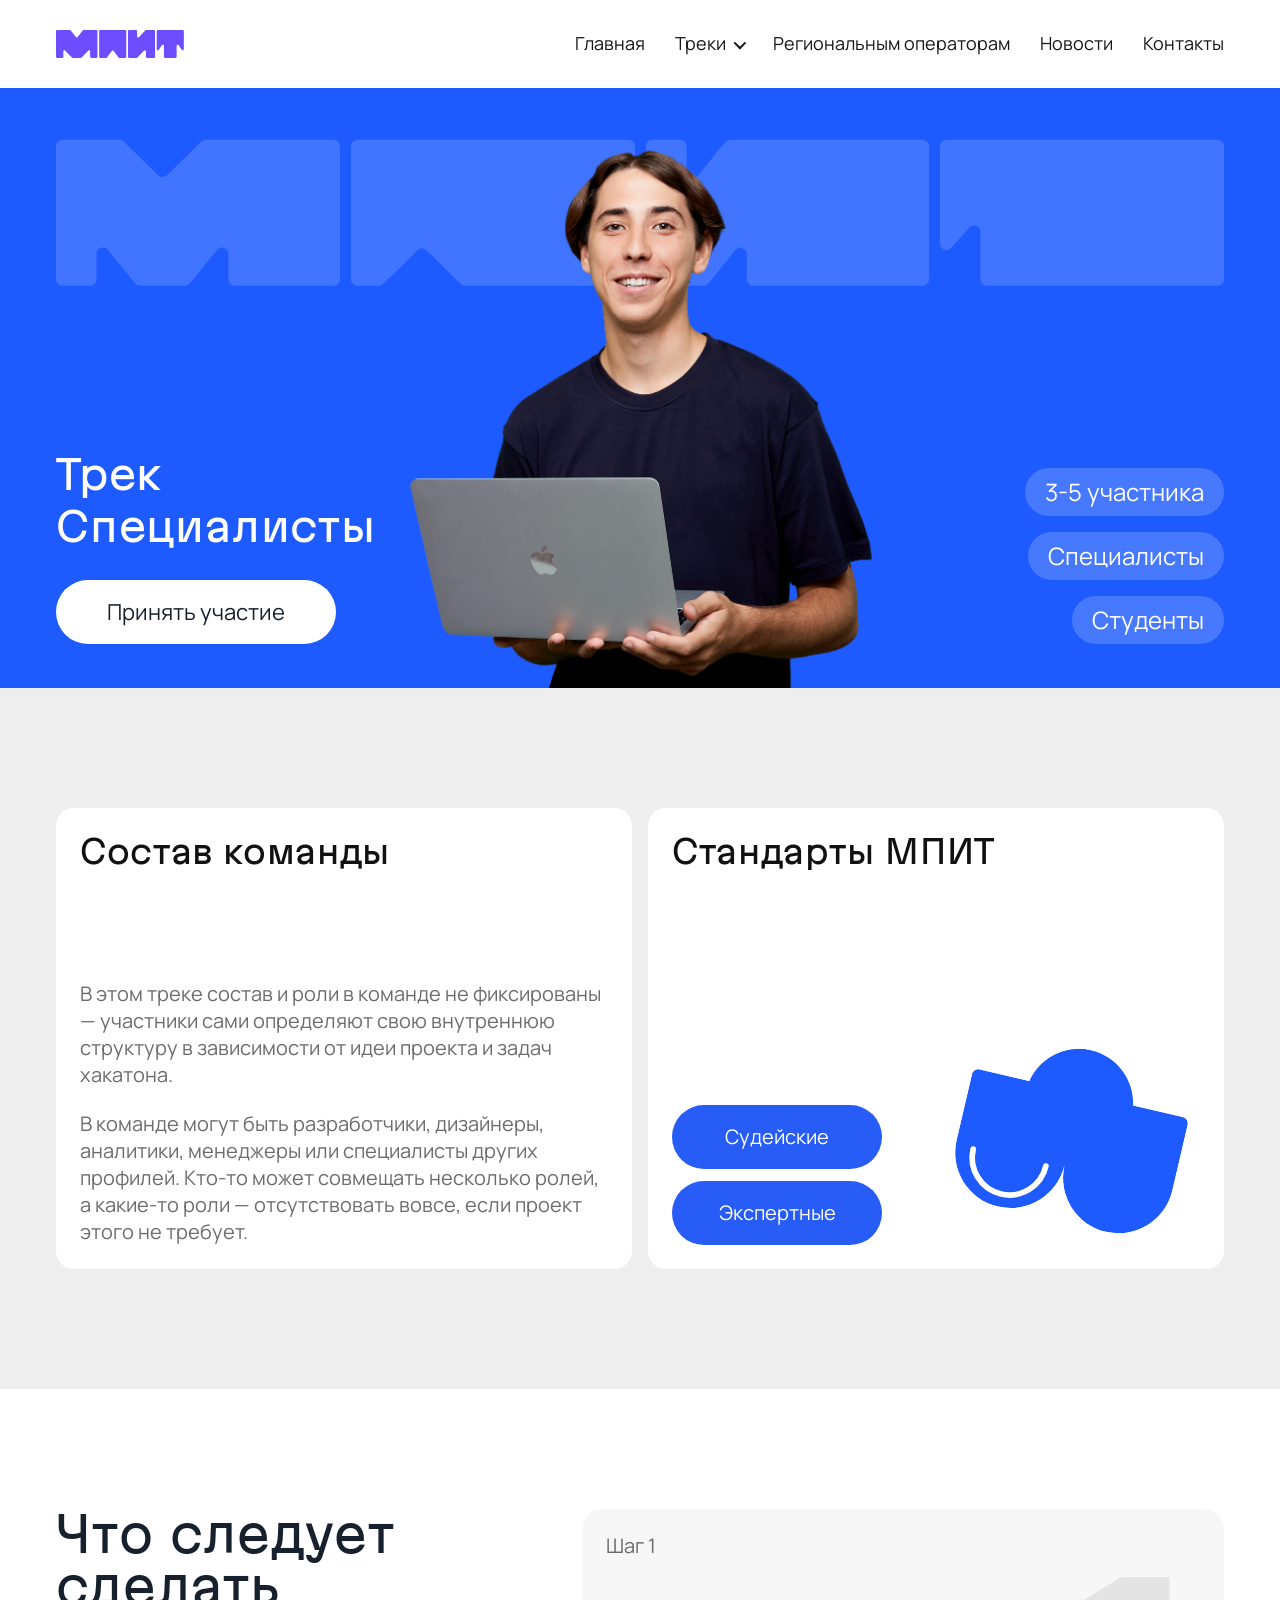
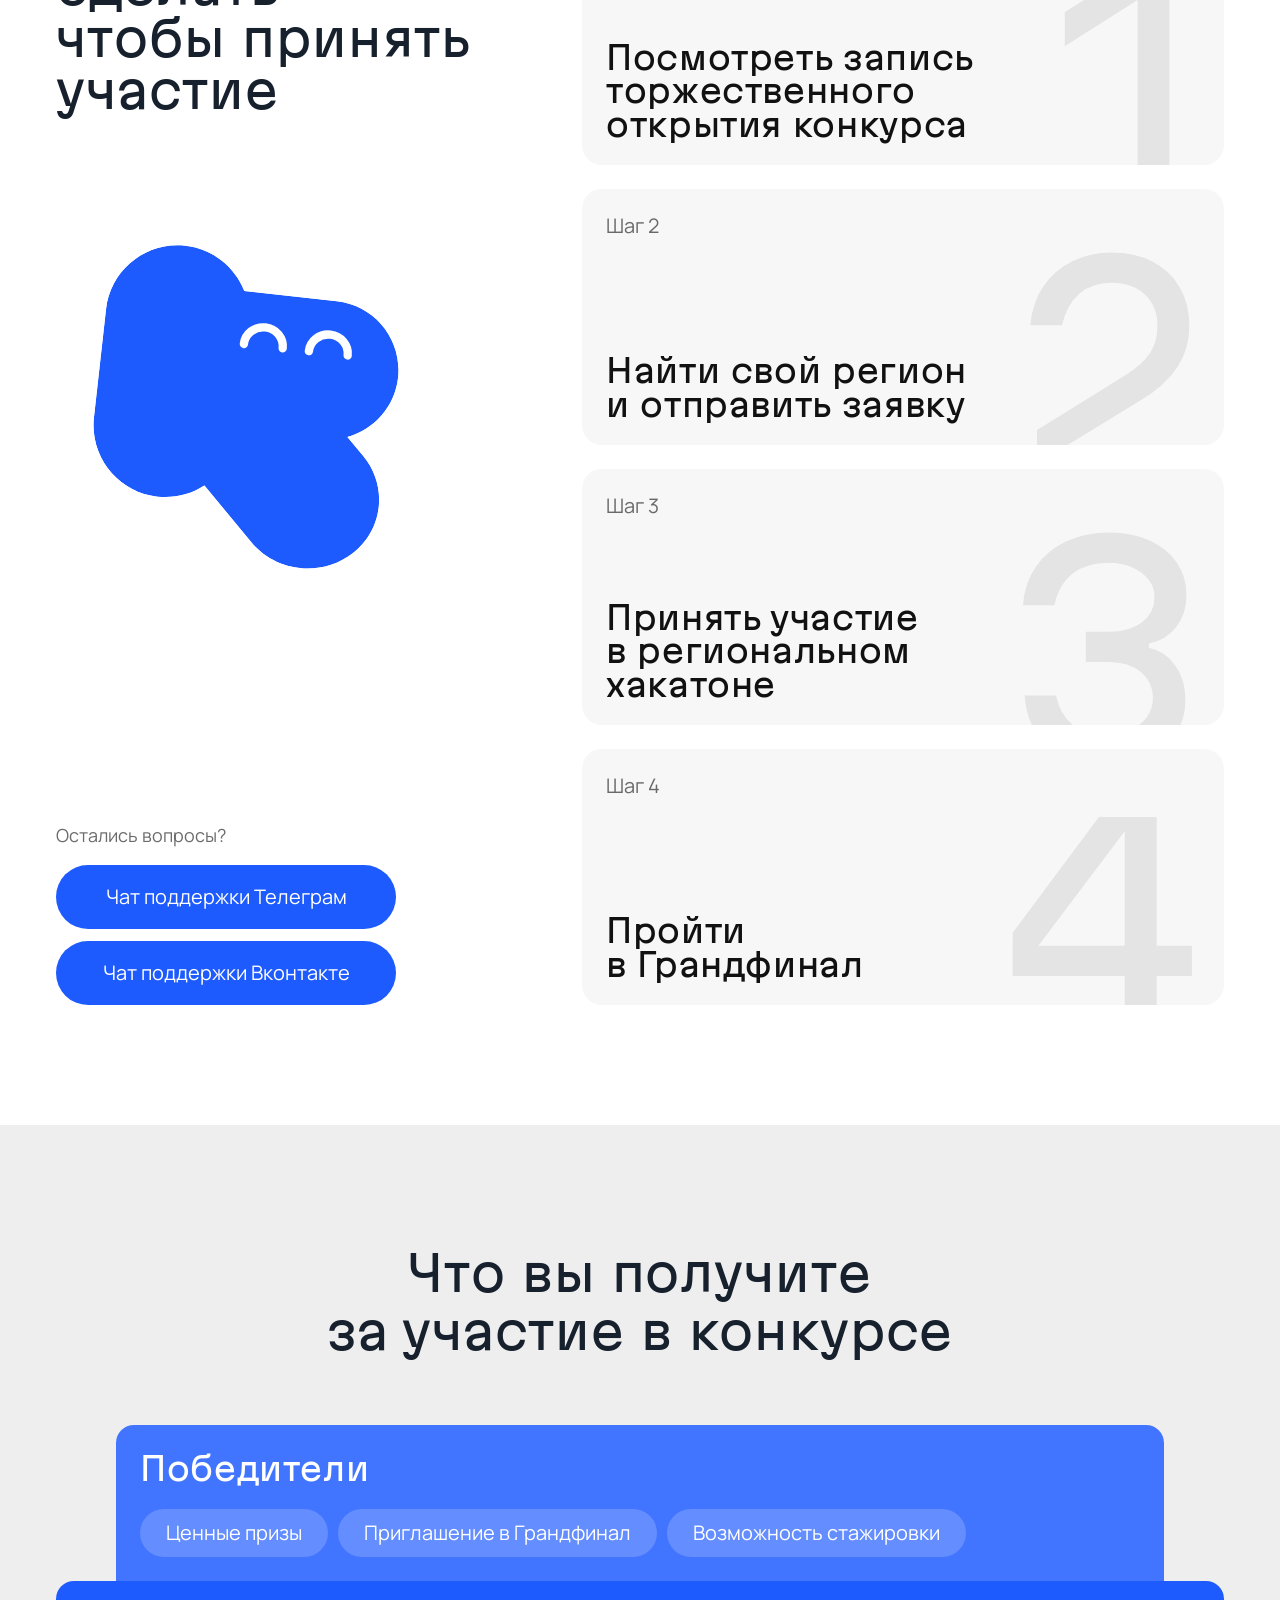
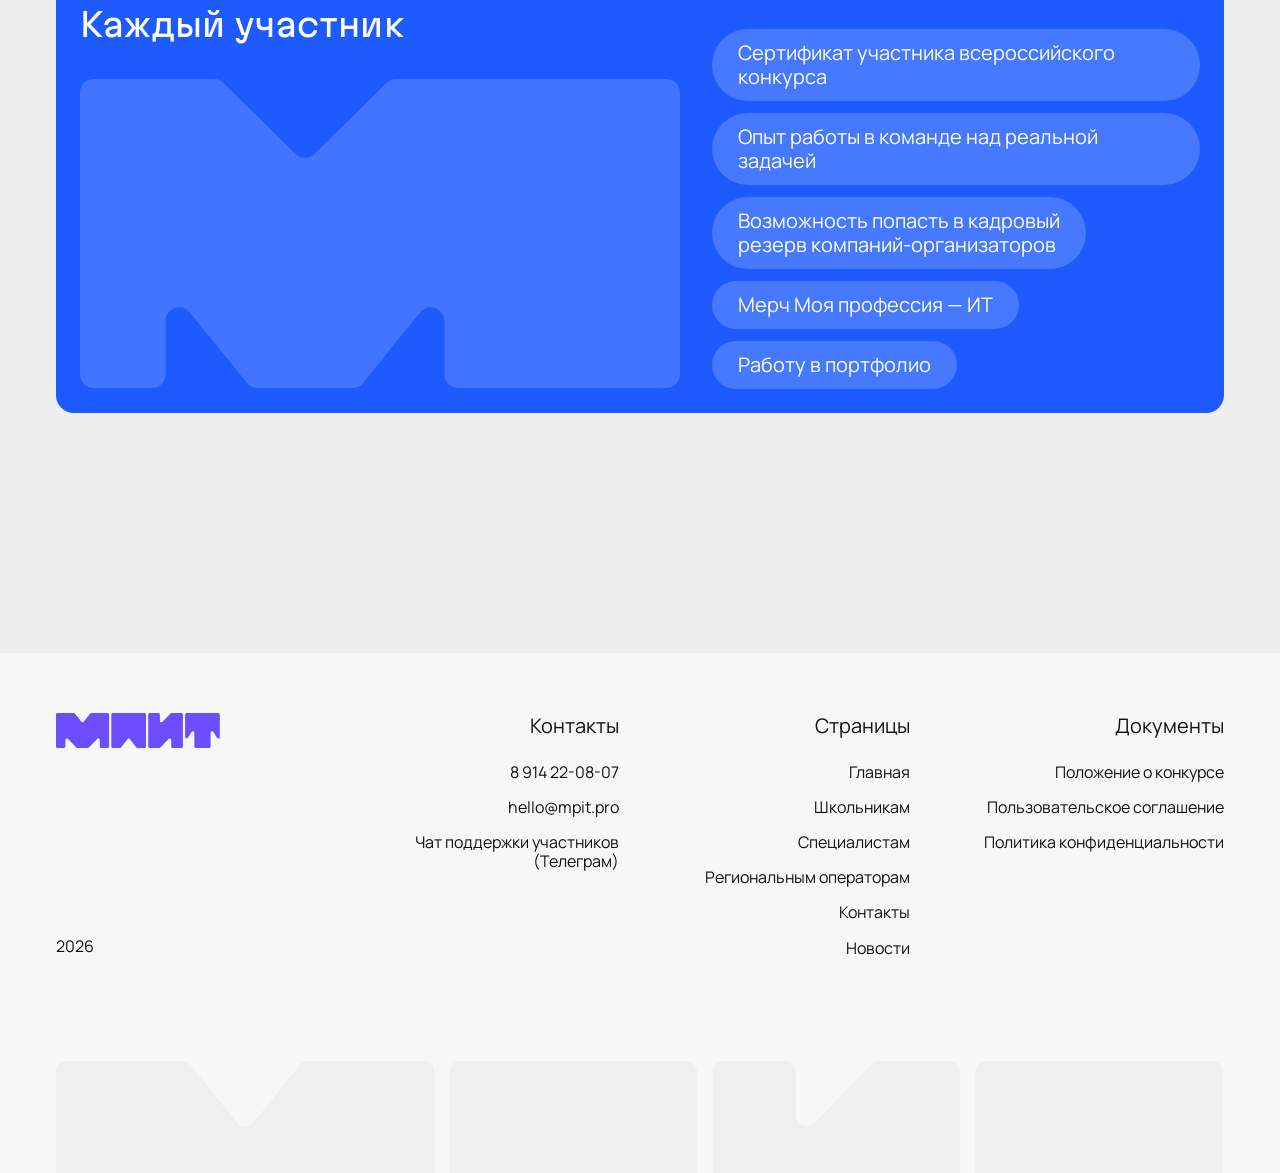
<file: student.html>
<!DOCTYPE html>
<html lang="ru">
    <head>
        <meta charset="UTF-8">
        <meta name="viewport" content="width=device-width, initial-scale=1.0">

        <title>Моя профессия — ИТ</title>

        <link rel="stylesheet" href="./css/style.css">
        <link rel="preconnect" href="https://fonts.googleapis.com">
        <link rel="preconnect" href="https://fonts.gstatic.com" crossorigin>
        <link rel="stylesheet" href="./css/student.css">

        <link rel="stylesheet" href="./css/adaptive.css">

        <link href="https://fonts.googleapis.com/css2?family=Manrope:wght@400;500;600;700&display=swap" rel="stylesheet">

        <script src="./js/region.js" defer></script>
        <script src="./js/news.js" defer></script>
        <script src="./js/script.js" defer></script>
        <script src="./js/region.js" defer></script>
    </head>
<body>

    <header class="header">
        <div class="container header__inner">

            <a class="header__logo" href="./index.html">
            <img src="./assets/logo/logo.svg" alt="Моя профессия — ИТ">
            </a>

            <nav class="header__nav">
            <a class="header__link" href="./index.html">Главная</a>

            <div class="header__dropdown">
                <button class="header__dropdown-button" type="button">
                Треки
                <span class="header__arrow"></span>
                </button>

                <div class="header__dropdown-menu">
                <a href="./schoolchildren.html">Трек школьников</a>
                <a href="./student.html">Трек студентов</a>
                </div>
            </div>

            <a class="header__link" href="./region_operator.html">Региональным операторам</a>
            <a class="header__link" href="./news.html">Новости</a>
            <a class="header__link" href="./contact.html">Контакты</a>
            </nav>

            <button class="header__burger" type="button" aria-label="Открыть меню">
            <span></span>
            <span></span>
            </button>

        </div>
    </header>

  <main>
    <section class="school-hero">
        <div class="container school-hero__inner">

            <div class="school-hero__bg-shapes">
            <img src="./img/m_long_blue.svg" alt="">
            <img src="./img/p_long_blue.svg" alt="">
            <img src="./img/i_long_blue.svg" alt="">
            <img src="./img/t_long_blue.svg" alt="">
            </div>

            <div class="school-hero__content">
            <h1 class="school-hero__title title title--md">
                Трек<br>
                Специалисты
            </h1>

            <a class="school-hero__button text text--22" href="#123">
                Принять участие
            </a>
            </div>

            <div 
            class="school-hero__visual"
            style="
                --school-image-height: 390px;
                --school-image-y: 18px;
            "
            >
            <img 
                class="school-hero__image" 
                src="./img/Студенты.png"" 
                alt=""
            >
            </div>

            <div class="school-hero__tags">
                <span class="school-hero__tag text text--24">3-5 участника</span>
                <span class="school-hero__tag text text--24">Специалисты</span>
                <span class="school-hero__tag text text--24">Студенты</span>
            </div>

        </div>
    </section>


    <section class="track-info">
        <div class="container track-info__inner">

            <article class="track-info-card track-info-card--team">
            <h2 class="track-info-card__title title title--sm">
                Состав команды
            </h2>

            <div class="track-info-card__text">
                <p class="text text--20">
                В этом треке состав и роли в команде не фиксированы — участники сами
                определяют свою внутреннюю структуру в зависимости от идеи проекта
                и задач хакатона.
                </p>

                <p class="text text--20">
                В команде могут быть разработчики, дизайнеры, аналитики, менеджеры
                или специалисты других профилей. Кто-то может совмещать несколько
                ролей,<br>а какие-то роли — отсутствовать вовсе, если проект этого не
                требует.
                </p>
            </div>
            </article>

            <article class="track-info-card track-info-card--standards">
            <h2 class="track-info-card__title title title--sm">
                Стандарты МПИТ
            </h2>

            <div class="track-info-card__buttons">
                <a class="track-info-card__button text text--20" href="https://disk.yandex.ru/i/xskHRvsPHpMWSg">
                Судейские
                </a>

                <a class="track-info-card__button text text--20" href="https://disk.yandex.ru/i/KFO-UQraJT0XiA">
                Экспертные
                </a>
            </div>

            <img 
                class="track-info-card__mascot" 
                src="./img/mascot8.svg" 
                alt=""
            >
            </article>

        </div>
    </section>

    <section class="participation">
        <div class="container participation__inner">

            <div class="participation__left">
            <h2 class="participation__title title title--lg">
                Что следует<br>
                сделать<br>
                чтобы принять<br>
                участие
            </h2>

            <img 
                class="participation__mascot" 
                src="./img/mascot4.svg" 
                alt=""
            >

            <div class="participation__support">
                <p class="participation__support-text text text--18">
                Остались вопросы?
                </p>

                <div class="participation__buttons">
                <a class="participation__button text text--20" href="https://t.me/mpitchat">
                    Чат поддержки Телеграм
                </a>

                <a class="participation__button text text--20" href="https://vk.com/mpitpro">
                    Чат поддержки Вконтакте
                </a>
                </div>
            </div>
            </div>

            <div class="participation__steps" id="123">

            <article class="participation-step">
                <span class="participation-step__label text text--20">
                Шаг 1
                </span>

                <h3 class="participation-step__title title title--sm">
                Посмотреть запись<br>
                торжественного<br>
                открытия конкурса
                </h3>

                <span class="participation-step__number">1</span>
            </article>

            <article class="participation-step">
                <span class="participation-step__label text text--20">
                Шаг 2
                </span>

                <h3 class="participation-step__title title title--sm">
                Найти свой регион<br>
                и отправить заявку
                </h3>

                <span class="participation-step__number">2</span>
            </article>

            <article class="participation-step">
                <span class="participation-step__label text text--20">
                Шаг 3
                </span>

                <h3 class="participation-step__title title title--sm">
                Принять участие<br>
                в региональном<br>
                хакатоне
                </h3>

                <span class="participation-step__number">3</span>
            </article>

            <article class="participation-step">
                <span class="participation-step__label text text--20">
                Шаг 4
                </span>

                <h3 class="participation-step__title title title--sm">
                Пройти<br>в Грандфинал
                </h3>

                <span class="participation-step__number">4</span>
            </article>

            </div>

        </div>
    </section>

    <section class="benefits">
        <div class="container benefits__inner">

            <h2 class="benefits__title title title--lg">
            Что вы получите<br>
            за участие в конкурсе
            </h2>

            <div class="benefits__wrapper">

            <div class="benefits-card benefits-card--winners">
                <h3 class="benefits-card__title title title--sm">
                Победители
                </h3>

                <div class="benefits-card__tags">
                <span class="benefits-tag text text--20">Ценные призы</span>
                <span class="benefits-tag text text--20">Приглашение в Грандфинал</span>
                <span class="benefits-tag text text--20">Возможность стажировки</span>
                </div>
            </div>

            <div class="benefits-card benefits-card--participants">
                <div class="benefits-card__left">
                <h3 class="benefits-card__title title title--sm">
                    Каждый участник
                </h3>

                <img 
                    class="benefits-card__shape" 
                    src="./img/m_long_blue.svg" 
                    alt=""
                >
                </div>

                <div class="benefits-card__list">
                <span class="benefits-tag text text--20">
                    Сертификат участника всероссийского конкурса
                </span>

                <span class="benefits-tag text text--20">
                    Опыт работы в команде над реальной задачей
                </span>

                <span class="benefits-tag text text--20">
                    Возможность попасть в кадровый<br>
                    резерв компаний-организаторов
                </span>

                <span class="benefits-tag text text--20">
                    Мерч Моя профессия — ИТ
                </span>

                <span class="benefits-tag text text--20">
                    Работу в портфолио
                </span>
                </div>
            </div>

            </div>

        </div>
    </section>



        <footer class="footer">
            <div class="container footer__inner">

                <div class="footer__top">
                <a class="footer__logo" href="./index.html">
                    <img src="./assets/logo/logo.svg" alt="Моя профессия — ИТ">
                    <span class="footer__year text text--16">2026</span>
                </a>

                <div class="footer__column">
                    <h3 class="footer__title text text--20">Контакты</h3>

                    <div class="footer__links">
                    <a href="tel:+7914220807">8 914 22-08-07</a>
                    <a href="mailto:hello@mpit.pro">hello@mpit.pro</a>
                    <a href="https://t.me/mpitchat">Чат поддержки участников (Телеграм)</a>
                    </div>
                </div>

                <div class="footer__column">
                    <h3 class="footer__title text text--20">Страницы</h3>

                    <div class="footer__links">
                    <a href="./index.html">Главная</a>
                    <a href="./schoolchildren.html">Школьникам</a>
                    <a href="./student.html">Специалистам</a>
                    <a href="./region_operator.html">Региональным операторам</a>
                    <a href="./contact.html">Контакты</a>
                    <a href="./news.html">Новости</a>
                    </div>
                </div>

                <div class="footer__column">
                    <h3 class="footer__title text text--20">Документы</h3>

                    <div class="footer__links">
                    <a href="https://disk.360.yandex.ru/i/Ng9B_2Il4LdGDA">Положение о конкурсе</a>
                    <a href="https://mpit.pro/terms">Пользовательское соглашение</a>
                    <a href="https://mpit.pro/privacy">Политика конфиденциальности</a>
                    </div>
                </div>
                </div>


                <div class="footer__big-logo">
                <img src="./img/logo_footer.svg" alt="">
                </div>

            </div>
        </footer>

</main>
</body>
</html>
</file>
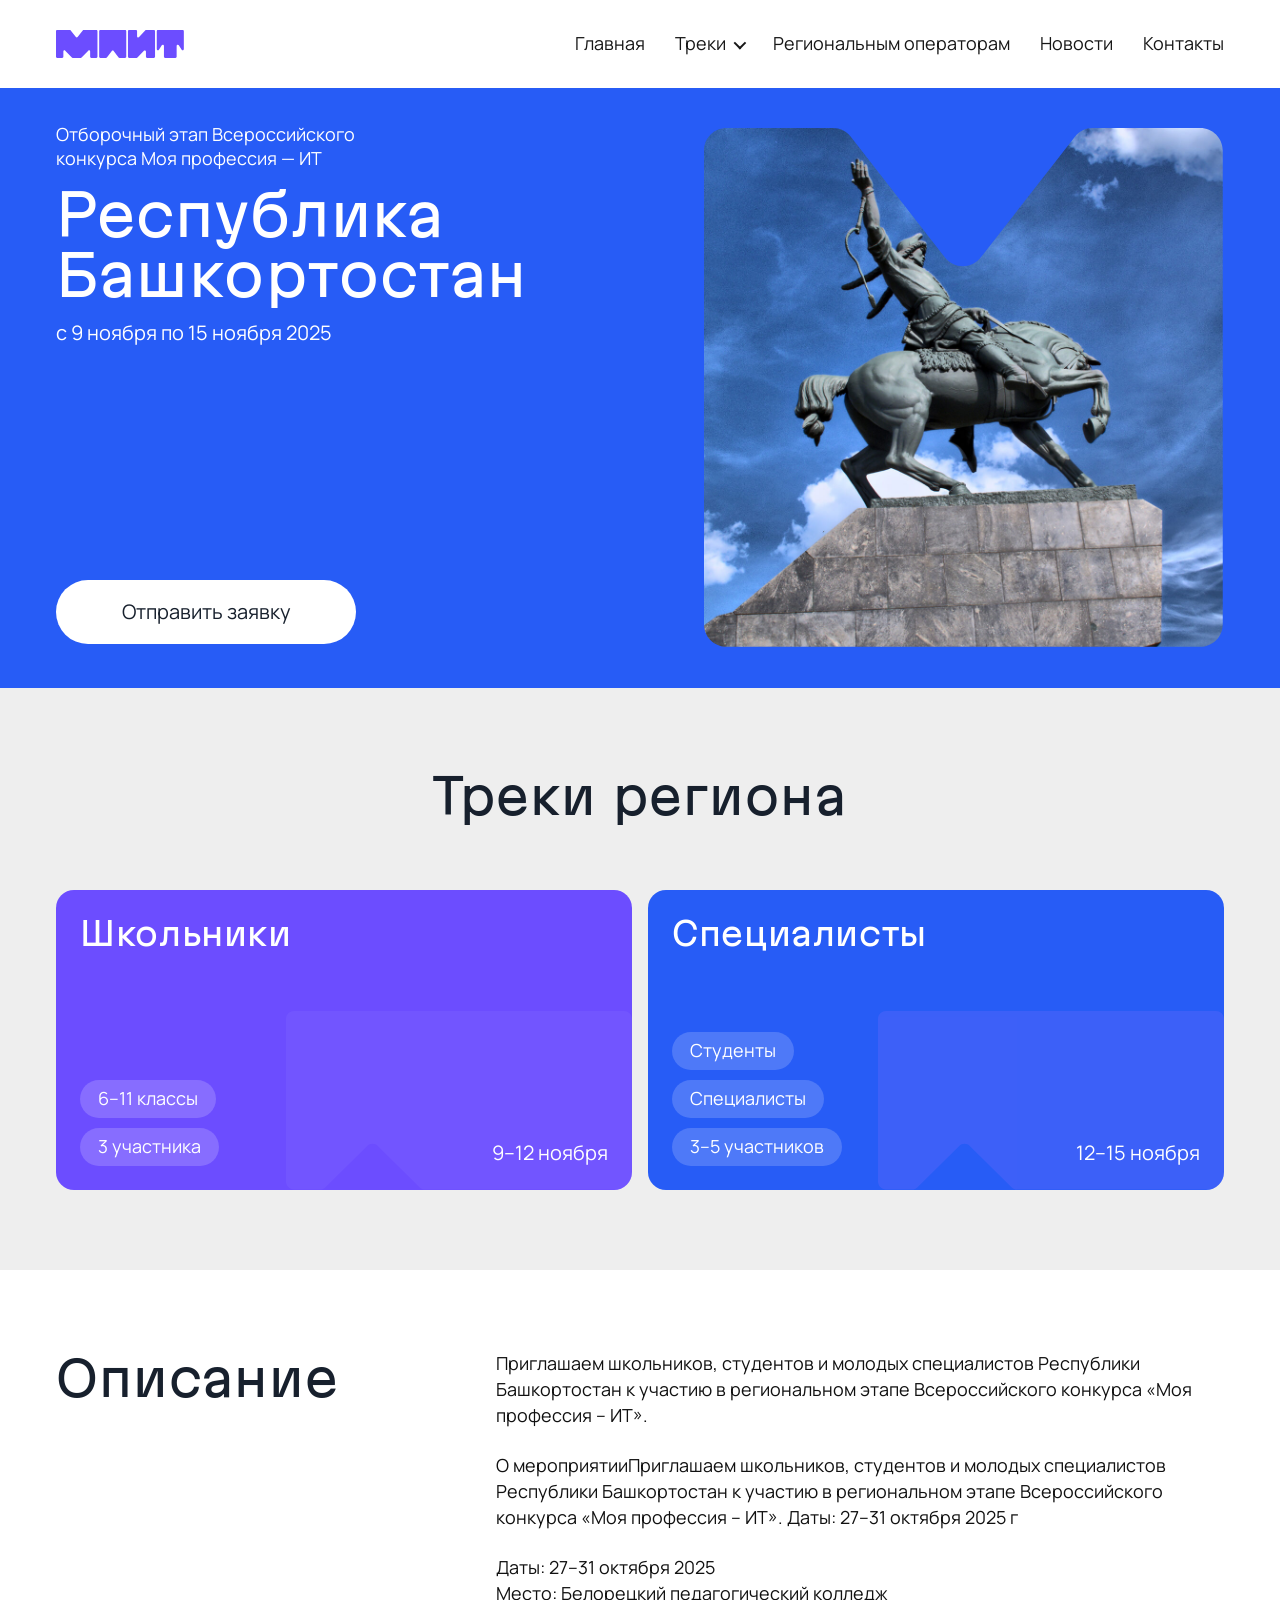
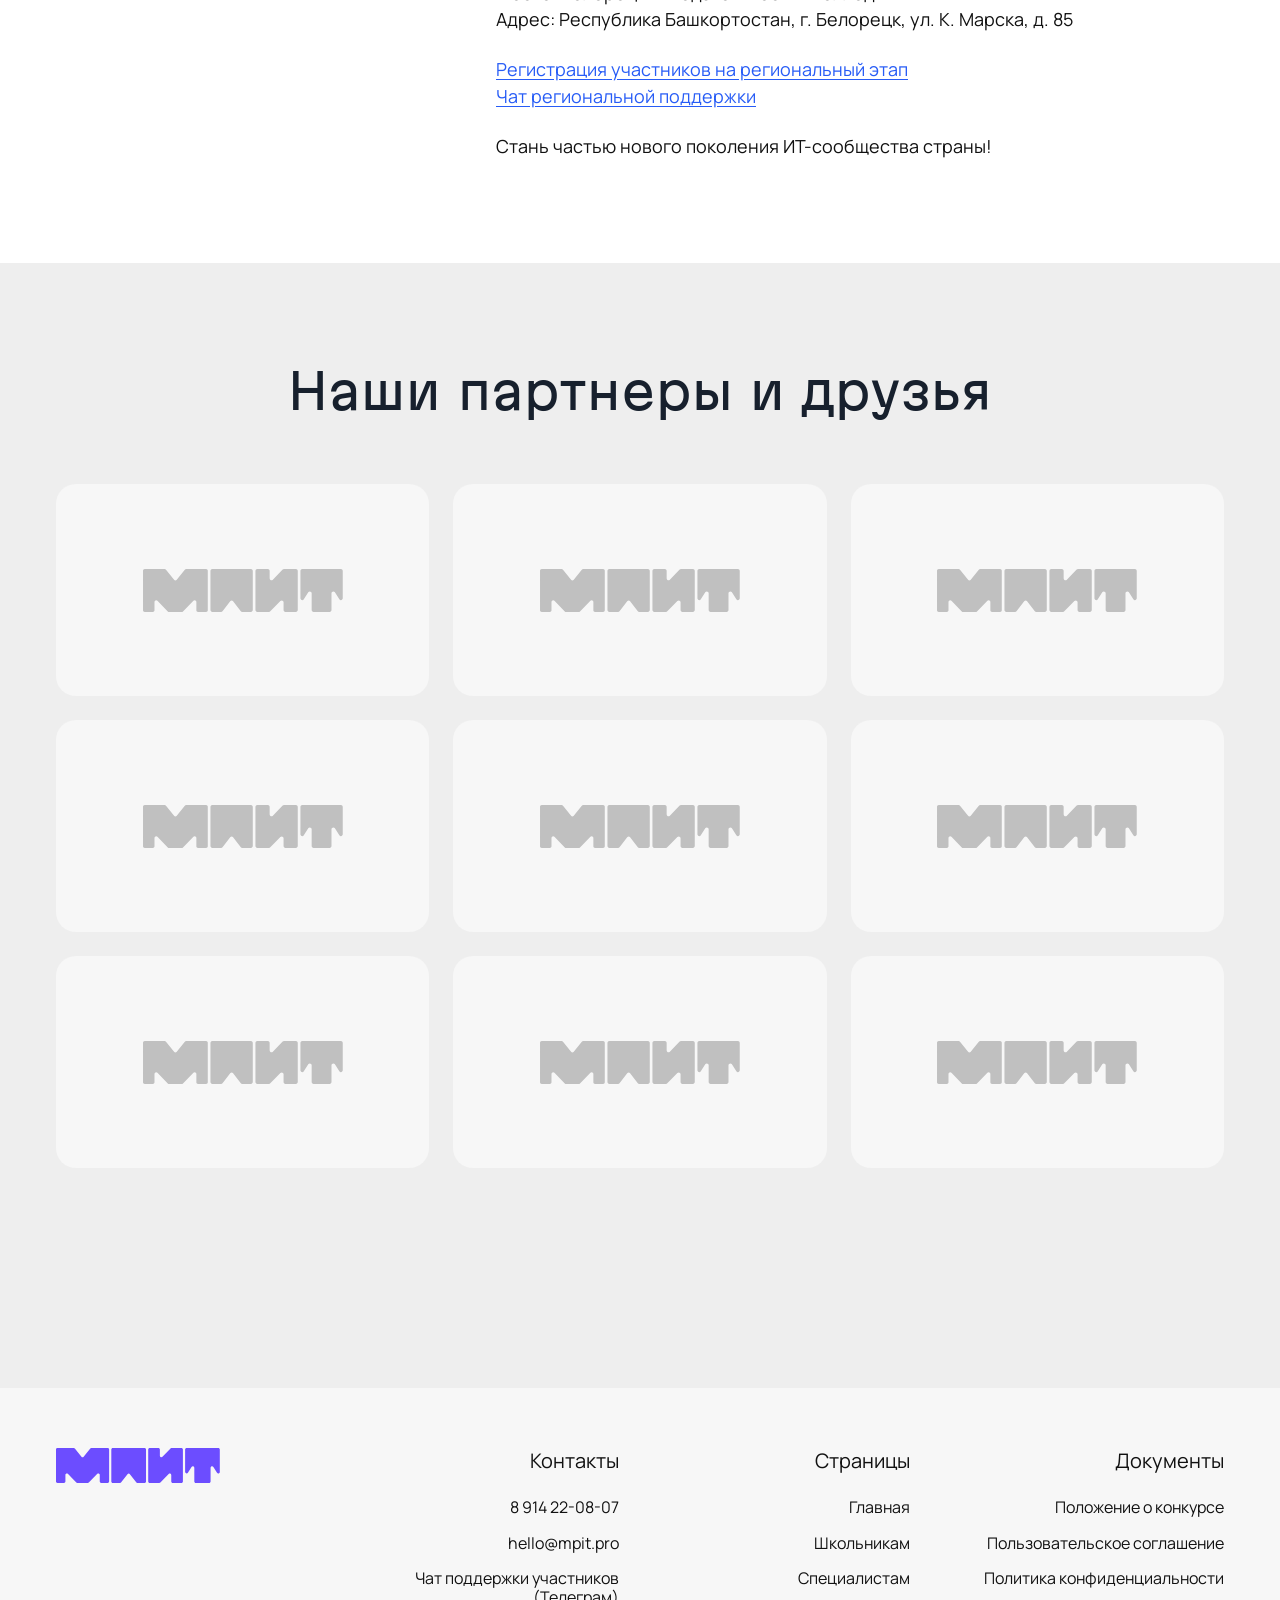
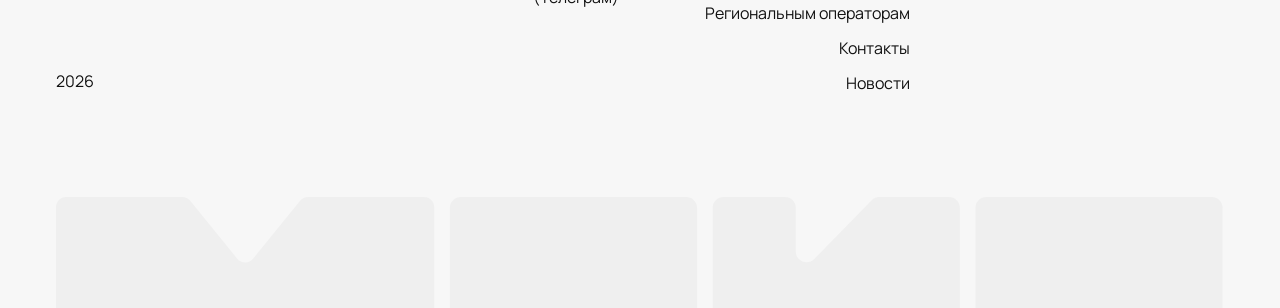
<file: region/bashkortostan.html>
<!DOCTYPE html>
<html lang="ru">
<head>
  <meta charset="UTF-8">
  <meta name="viewport" content="width=device-width, initial-scale=1.0">

  <title>Брянская область — Моя профессия — ИТ</title>

  <link rel="preconnect" href="https://fonts.googleapis.com">
  <link rel="preconnect" href="https://fonts.gstatic.com" crossorigin>
  <link href="https://fonts.googleapis.com/css2?family=Manrope:wght@400;500;600;700&display=swap" rel="stylesheet">

  <link rel="stylesheet" href="../css/style.css">
  <link rel="stylesheet" href="../css/region-page.css">
  <link rel="stylesheet" href="../css/adaptive.css">

  <script src="../js/script.js" defer></script>
</head>

<body>

  <header class="header">
    <div class="container header__inner">

      <a class="header__logo" href="../index.html">
        <img src="../assets/logo/logo.svg" alt="Моя профессия — ИТ">
      </a>

      <nav class="header__nav">
        <a class="header__link" href="../index.html">Главная</a>

        <div class="header__dropdown">
          <button class="header__dropdown-button" type="button">
            Треки
            <span class="header__arrow"></span>
          </button>

          <div class="header__dropdown-menu">
            <a href="../schoolchildren.html">Трек школьников</a>
            <a href="../student.html">Трек студентов</a>
          </div>
        </div>

        <a class="header__link" href="../region_operator.html">Региональным операторам</a>
        <a class="header__link" href="../news.html">Новости</a>
        <a class="header__link" href="../contact.html">Контакты</a>
      </nav>

      <button class="header__burger" type="button" aria-label="Открыть меню">
        <span></span>
        <span></span>
      </button>

    </div>
  </header>

  <main>

    <section class="region-hero region-hero--bryansk">
      <div class="container region-hero__inner">

        <div class="region-hero__content">
          <p class="region-hero__label text text--18">
            Отборочный этап Всероссийского<br>
            конкурса Моя профессия — ИТ
          </p>

          <h1 class="region-hero__title title title--xl">
            Республика<br>Башкортостан
          </h1>

          <p class="region-hero__date text text--20">
            с 9 ноября по 15 ноября 2025
          </p>

          <a class="region-hero__button text text--20" href="#">
            Отправить заявку
          </a>
        </div>

        <div 
            class="region-hero__image-wrap"
            style="--region-image-mask: url('../img/p_alone_school.svg');"
            >
            <img 
                class="region-hero__image" 
                src="../img/region/bashkortostan/_HDR.jpg"
                alt="Брянская область"
            >
        </div>

      </div>
    </section>

    <section class="region-tracks">
      <div class="container region-tracks__inner">

        <h2 class="region-tracks__title title title--lg">
          Треки региона
        </h2>

        <div class="region-tracks__grid">

          <article class="region-track-card region-track-card--school">
            <h3 class="region-track-card__title title title--sm">
              Школьники
            </h3>

            <div class="region-track-card__tags">
              <span class="region-track-card__tag text text--18">6–11 классы</span>
              <span class="region-track-card__tag text text--18">3 участника</span>
            </div>

            <span class="region-track-card__date text text--20">
              9–12 ноября
            </span>

            <img 
              class="region-track-card__shape" 
              src="../img/region-page/track-shape.svg" 
              alt=""
            >
          </article>

          <article class="region-track-card region-track-card--student">
            <h3 class="region-track-card__title title title--sm">
              Специалисты
            </h3>

            <div class="region-track-card__tags">
              <span class="region-track-card__tag text text--18">Студенты</span>
              <span class="region-track-card__tag text text--18">Специалисты</span>
              <span class="region-track-card__tag text text--18">3–5 участников</span>
            </div>

            <span class="region-track-card__date text text--20">
              12–15 ноября
            </span>

            <img 
              class="region-track-card__shape" 
              src="../img/region-page/track-shape.svg" 
              alt=""
            >
          </article>

        </div>

      </div>
    </section>

    <section class="region-description">
      <div class="container region-description__inner">

        <h2 class="region-description__title title title--lg">
          Описание
        </h2>

        <div class="region-description__content text text--18">
          <p>
            Приглашаем школьников, студентов и молодых специалистов Республики Башкортостан к участию в региональном этапе Всероссийского конкурса «Моя профессия – ИТ».
          </p>

          <p>
            О мероприятииПриглашаем школьников, студентов и молодых специалистов Республики Башкортостан к участию в региональном этапе Всероссийского конкурса «Моя профессия – ИТ».

Даты: 27–31 октября 2025 г
          </p>

          <p>
            Даты: 27–31 октября 2025<br>
            Место: Белорецкий педагогический колледж<br>
            Адрес: Республика Башкортостан, г. Белорецк, ул. К. Марска, д. 85
          </p>

          <p>
            <a href="https://rsv.ru/competitions/project/1/73eb58ac-d81b-4279-b5e8-28cda5b00ba0/">Регистрация участников на региональный этап</a><br>
            <a href="https://t.me/+yHg_92L4BwA5NmZi">Чат региональной поддержки</a>
          </p>

          <p>
            Стань частью нового поколения ИТ-сообщества страны!
          </p>
        </div>

      </div>
    </section>

  </main>

  <section class="partners" style="background: #EEEEEE;">
            <div class="container partners__inner">

                <h2 class="partners__title title title--lg">
                Наши партнеры и друзья
                </h2>

                <div class="partners__grid">
                <a class="partners-card" href="#" target="_blank">
                    <img src="../assets/logo/logo-grey.svg" alt="Партнер">
                </a>

                <a class="partners-card" href="#" target="_blank">
                    <img src="../assets/logo/logo-grey.svg" alt="Партнер">
                </a>

                <a class="partners-card" href="#" target="_blank">
                    <img src="../assets/logo/logo-grey.svg" alt="Партнер">
                </a>

                <a class="partners-card" href="#" target="_blank">
                    <img src="../assets/logo/logo-grey.svg" alt="Партнер">
                </a>

                <a class="partners-card" href="#" target="_blank">
                    <img src="../assets/logo/logo-grey.svg" alt="Партнер">
                </a>

                <a class="partners-card" href="#" target="_blank">
                    <img src="../assets/logo/logo-grey.svg" alt="Партнер">
                </a>

                <a class="partners-card" href="#" target="_blank">
                    <img src="../assets/logo/logo-grey.svg" alt="Партнер">
                </a>

                <a class="partners-card" href="#" target="_blank">
                    <img src="../assets/logo/logo-grey.svg" alt="Партнер">
                </a>

                <a class="partners-card" href="#" target="_blank">
                    <img src="../assets/logo/logo-grey.svg" alt="Партнер">
                </a>
                </div>

            </div>
    </section>

  <footer class="footer">
            <div class="container footer__inner">

                <div class="footer__top">
                <a class="footer__logo" href="../index.html">
                    <img src="../assets/logo/logo.svg" alt="Моя профессия — ИТ">
                    <span class="footer__year text text--16">2026</span>
                </a>

                <div class="footer__column">
                    <h3 class="footer__title text text--20">Контакты</h3>

                    <div class="footer__links">
                    <a href="tel:+7914220807">8 914 22-08-07</a>
                    <a href="mailto:hello@mpit.pro">hello@mpit.pro</a>
                    <a href="#">Чат поддержки участников (Телеграм)</a>
                    </div>
                </div>

                <div class="footer__column">
                    <h3 class="footer__title text text--20">Страницы</h3>

                    <div class="footer__links">
                    <a href="../index.html">Главная</a>
                    <a href="../schoolchildren.html">Школьникам</a>
                    <a href="../student.html">Специалистам</a>
                    <a href="../region_operator.html">Региональным операторам</a>
                    <a href="../contact.html">Контакты</a>
                    <a href="../news.html">Новости</a>
                    </div>
                </div>

                <div class="footer__column">
                    <h3 class="footer__title text text--20">Документы</h3>

                    <div class="footer__links">
                    <a href="./assets/document/regulations.pdf">Положение о конкурсе</a>
                    <a href="./assets/document/agreement.pdf">Пользовательское соглашение</a>
                    <a href="./assets/document/privacy.pdf">Политика конфиденциальности</a>
                    </div>
                </div>
                </div>


                <div class="footer__big-logo">
                <img src="../img/logo_footer.svg" alt="">
                </div>

            </div>
        </footer>

</body>
</html>
</file>
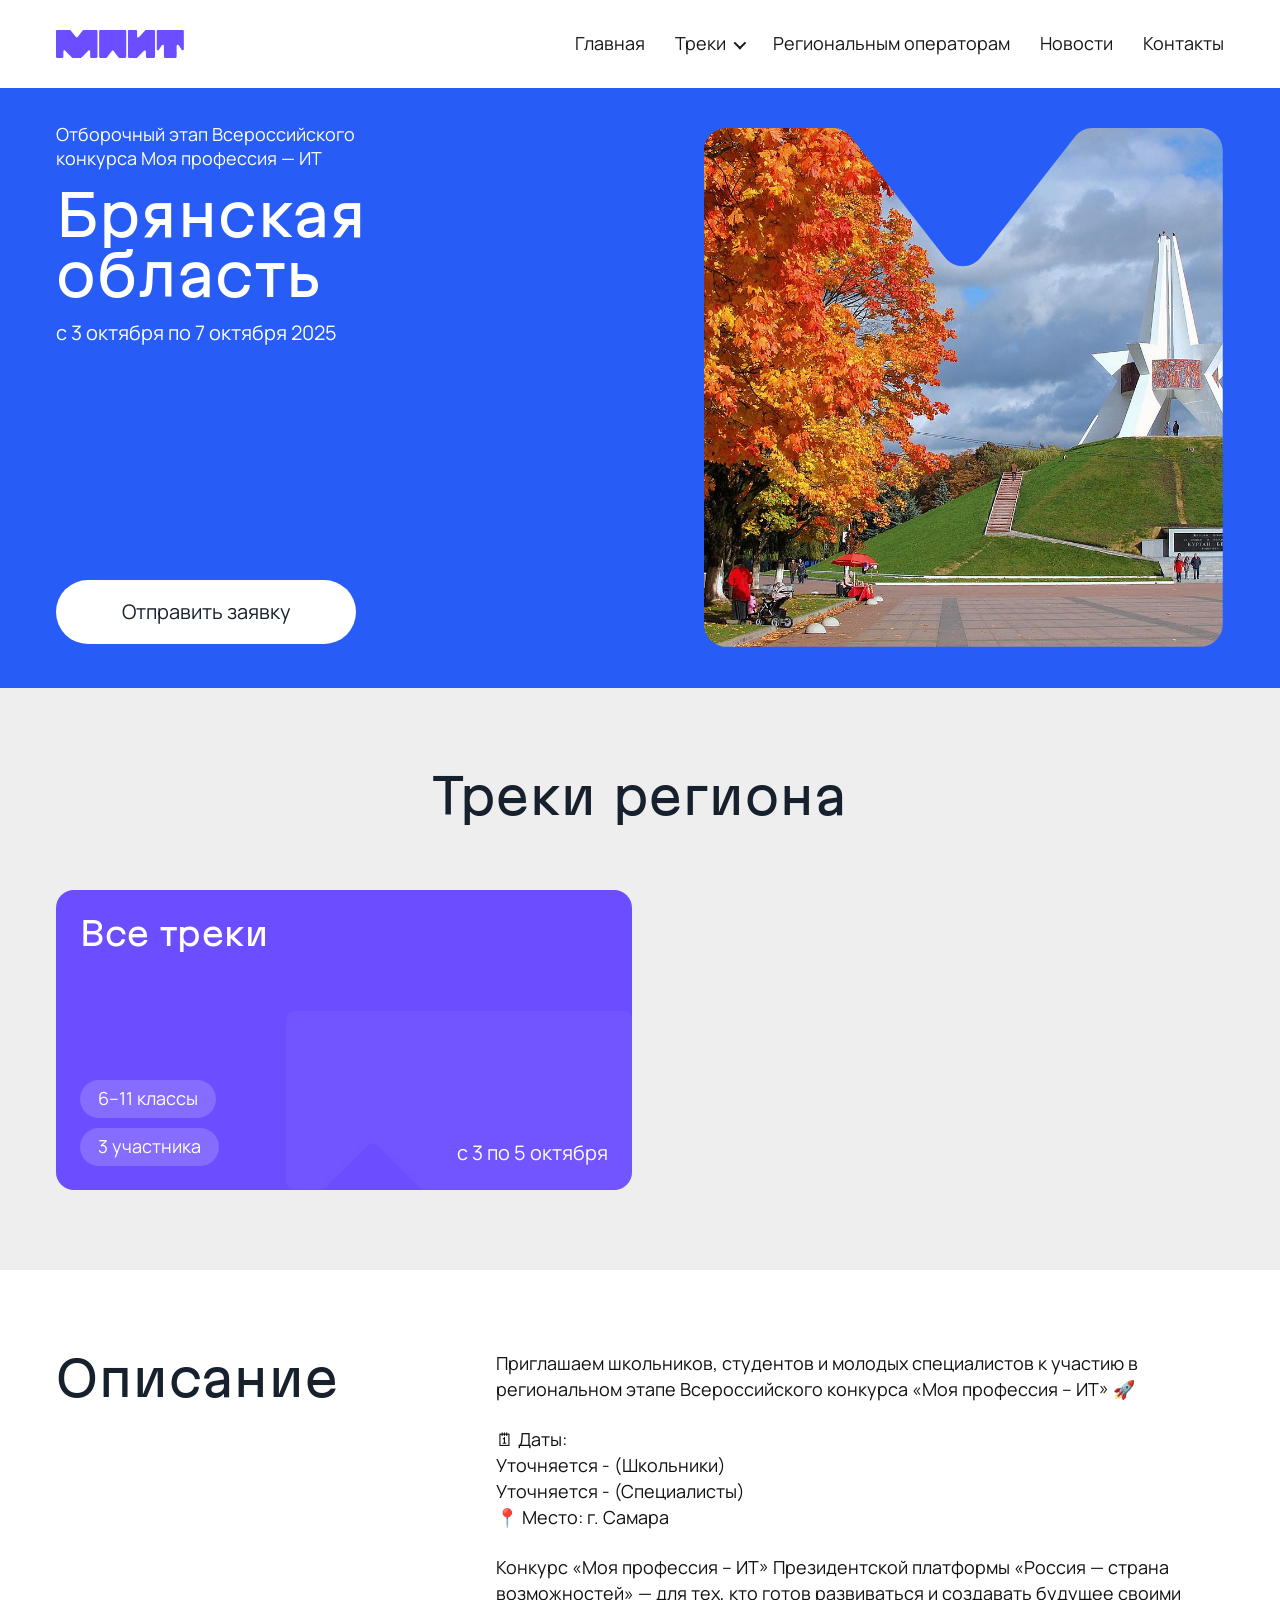
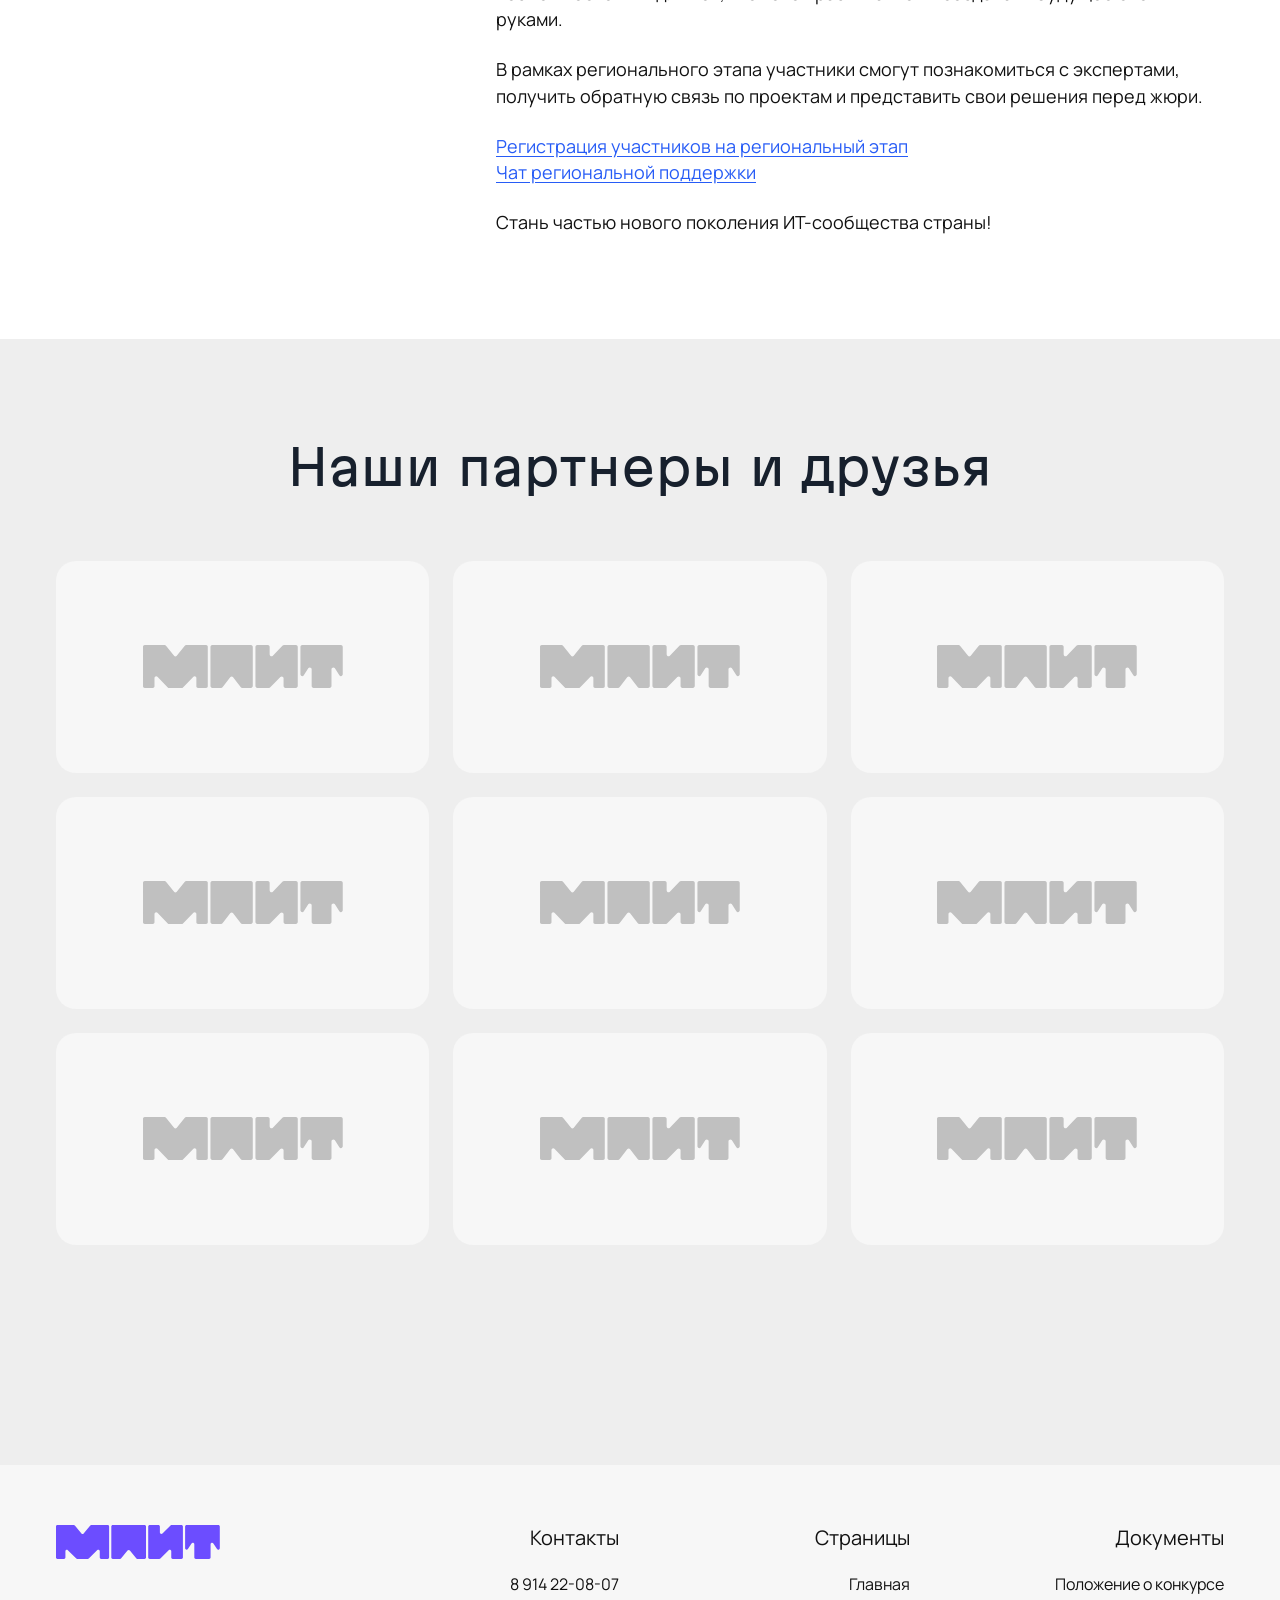
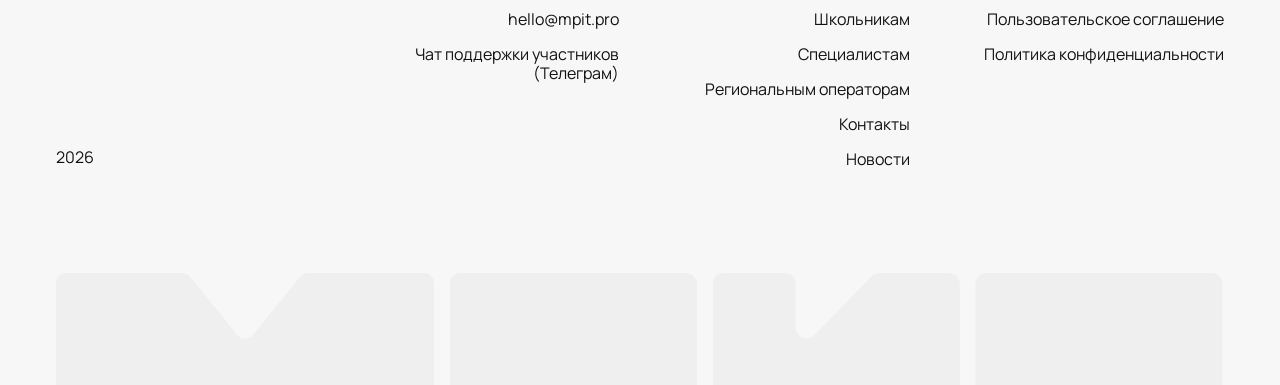
<file: region/bryansk.html>
<!DOCTYPE html>
<html lang="ru">
<head>
  <meta charset="UTF-8">
  <meta name="viewport" content="width=device-width, initial-scale=1.0">

  <title>Брянская область — Моя профессия — ИТ</title>

  <link rel="preconnect" href="https://fonts.googleapis.com">
  <link rel="preconnect" href="https://fonts.gstatic.com" crossorigin>
  <link href="https://fonts.googleapis.com/css2?family=Manrope:wght@400;500;600;700&display=swap" rel="stylesheet">

  <link rel="stylesheet" href="../css/style.css">
  <link rel="stylesheet" href="../css/region-page.css">
  <link rel="stylesheet" href="../css/adaptive.css">

  <script src="../js/script.js" defer></script>
</head>

<body>

  <header class="header">
    <div class="container header__inner">

      <a class="header__logo" href="../index.html">
        <img src="../assets/logo/logo.svg" alt="Моя профессия — ИТ">
      </a>

      <nav class="header__nav">
        <a class="header__link" href="../index.html">Главная</a>

        <div class="header__dropdown">
          <button class="header__dropdown-button" type="button">
            Треки
            <span class="header__arrow"></span>
          </button>

          <div class="header__dropdown-menu">
            <a href="../schoolchildren.html">Трек школьников</a>
            <a href="../student.html">Трек студентов</a>
          </div>
        </div>

        <a class="header__link" href="../region_operator.html">Региональным операторам</a>
        <a class="header__link" href="../news.html">Новости</a>
        <a class="header__link" href="../contact.html">Контакты</a>
      </nav>

      <button class="header__burger" type="button" aria-label="Открыть меню">
        <span></span>
        <span></span>
      </button>

    </div>
  </header>

  <main>

    <section class="region-hero region-hero--bryansk">
      <div class="container region-hero__inner">

        <div class="region-hero__content">
          <p class="region-hero__label text text--18">
            Отборочный этап Всероссийского<br>
            конкурса Моя профессия — ИТ
          </p>

          <h1 class="region-hero__title title title--xl">
            Брянская<br>
            область
          </h1>

          <p class="region-hero__date text text--20">
            с 3 октября по 7 октября 2025
          </p>

          <a class="region-hero__button text text--20" href="#">
            Отправить заявку
          </a>
        </div>

        <div 
            class="region-hero__image-wrap"
            style="--region-image-mask: url('../img/p_alone_school.svg');"
            >
            <img 
                class="region-hero__image" 
                src="../img/region/bryansk/bryansk.jpg" 
                alt="Брянская область"
            >
        </div>

      </div>
    </section>

    <section class="region-tracks">
      <div class="container region-tracks__inner">

        <h2 class="region-tracks__title title title--lg">
          Треки региона
        </h2>

        <div class="region-tracks__grid">

          <article class="region-track-card region-track-card--school">
            <h3 class="region-track-card__title title title--sm">
              Все треки
            </h3>

            <div class="region-track-card__tags">
              <span class="region-track-card__tag text text--18">6–11 классы</span>
              <span class="region-track-card__tag text text--18">3 участника</span>
            </div>

            <span class="region-track-card__date text text--20">
              с 3 по 5 октября
            </span>

            <img 
              class="region-track-card__shape" 
              src="../img/region-page/track-shape.svg" 
              alt=""
            >
          </article>

        </div>

      </div>
    </section>

    <section class="region-description">
      <div class="container region-description__inner">

        <h2 class="region-description__title title title--lg">
          Описание
        </h2>

        <div class="region-description__content text text--18">
          <p>
            Приглашаем школьников, студентов и молодых специалистов к участию в региональном этапе Всероссийского конкурса «Моя профессия – ИТ» 🚀
          </p>

          <p>
          🗓 Даты:<br>
          Уточняется - (Школьники)<br>
          Уточняется - (Специалисты)<br>
          📍 Место: г. Самара

          <p>
            Конкурс «Моя профессия – ИТ» Президентской платформы «Россия — страна возможностей» — для тех, кто готов развиваться и создавать будущее своими руками.
          </p>

          <p>
            В рамках регионального этапа участники смогут познакомиться с экспертами, получить обратную связь по проектам и представить свои решения перед жюри.
          </p>

          <p>
            <a href="https://rsv.ru/competitions/project/1/73eb58ac-d81b-4279-b5e8-28cda5b00ba0/">Регистрация участников на региональный этап</a><br>
            <a href="https://t.me/+bsvSdT8LDIM4MjAy">Чат региональной поддержки</a>
          </p>

          <p>
            Стань частью нового поколения ИТ-сообщества страны!
          </p>
        </div>

      </div>
    </section>

  </main>

  <section class="partners" style="background: #EEEEEE;">
            <div class="container partners__inner">

                <h2 class="partners__title title title--lg">
                Наши партнеры и друзья
                </h2>

                <div class="partners__grid">
                <a class="partners-card" href="#" target="_blank">
                    <img src="../assets/logo/logo-grey.svg" alt="Партнер">
                </a>

                <a class="partners-card" href="#" target="_blank">
                    <img src="../assets/logo/logo-grey.svg" alt="Партнер">
                </a>

                <a class="partners-card" href="#" target="_blank">
                    <img src="../assets/logo/logo-grey.svg" alt="Партнер">
                </a>

                <a class="partners-card" href="#" target="_blank">
                    <img src="../assets/logo/logo-grey.svg" alt="Партнер">
                </a>

                <a class="partners-card" href="#" target="_blank">
                    <img src="../assets/logo/logo-grey.svg" alt="Партнер">
                </a>

                <a class="partners-card" href="#" target="_blank">
                    <img src="../assets/logo/logo-grey.svg" alt="Партнер">
                </a>

                <a class="partners-card" href="#" target="_blank">
                    <img src="../assets/logo/logo-grey.svg" alt="Партнер">
                </a>

                <a class="partners-card" href="#" target="_blank">
                    <img src="../assets/logo/logo-grey.svg" alt="Партнер">
                </a>

                <a class="partners-card" href="#" target="_blank">
                    <img src="../assets/logo/logo-grey.svg" alt="Партнер">
                </a>
                </div>

            </div>
    </section>

  <footer class="footer">
            <div class="container footer__inner">

                <div class="footer__top">
                <a class="footer__logo" href="../index.html">
                    <img src="../assets/logo/logo.svg" alt="Моя профессия — ИТ">
                    <span class="footer__year text text--16">2026</span>
                </a>

                <div class="footer__column">
                    <h3 class="footer__title text text--20">Контакты</h3>

                    <div class="footer__links">
                    <a href="tel:+7914220807">8 914 22-08-07</a>
                    <a href="mailto:hello@mpit.pro">hello@mpit.pro</a>
                    <a href="#">Чат поддержки участников (Телеграм)</a>
                    </div>
                </div>

                <div class="footer__column">
                    <h3 class="footer__title text text--20">Страницы</h3>

                    <div class="footer__links">
                    <a href="../index.html">Главная</a>
                    <a href="../schoolchildren.html">Школьникам</a>
                    <a href="../student.html">Специалистам</a>
                    <a href="../region_operator.html">Региональным операторам</a>
                    <a href="../contact.html">Контакты</a>
                    <a href="../news.html">Новости</a>
                    </div>
                </div>

                <div class="footer__column">
                    <h3 class="footer__title text text--20">Документы</h3>

                    <div class="footer__links">
                    <a href="./assets/document/regulations.pdf">Положение о конкурсе</a>
                    <a href="./assets/document/agreement.pdf">Пользовательское соглашение</a>
                    <a href="./assets/document/privacy.pdf">Политика конфиденциальности</a>
                    </div>
                </div>
                </div>


                <div class="footer__big-logo">
                <img src="../img/logo_footer.svg" alt="">
                </div>

            </div>
        </footer>

</body>
</html>
</file>
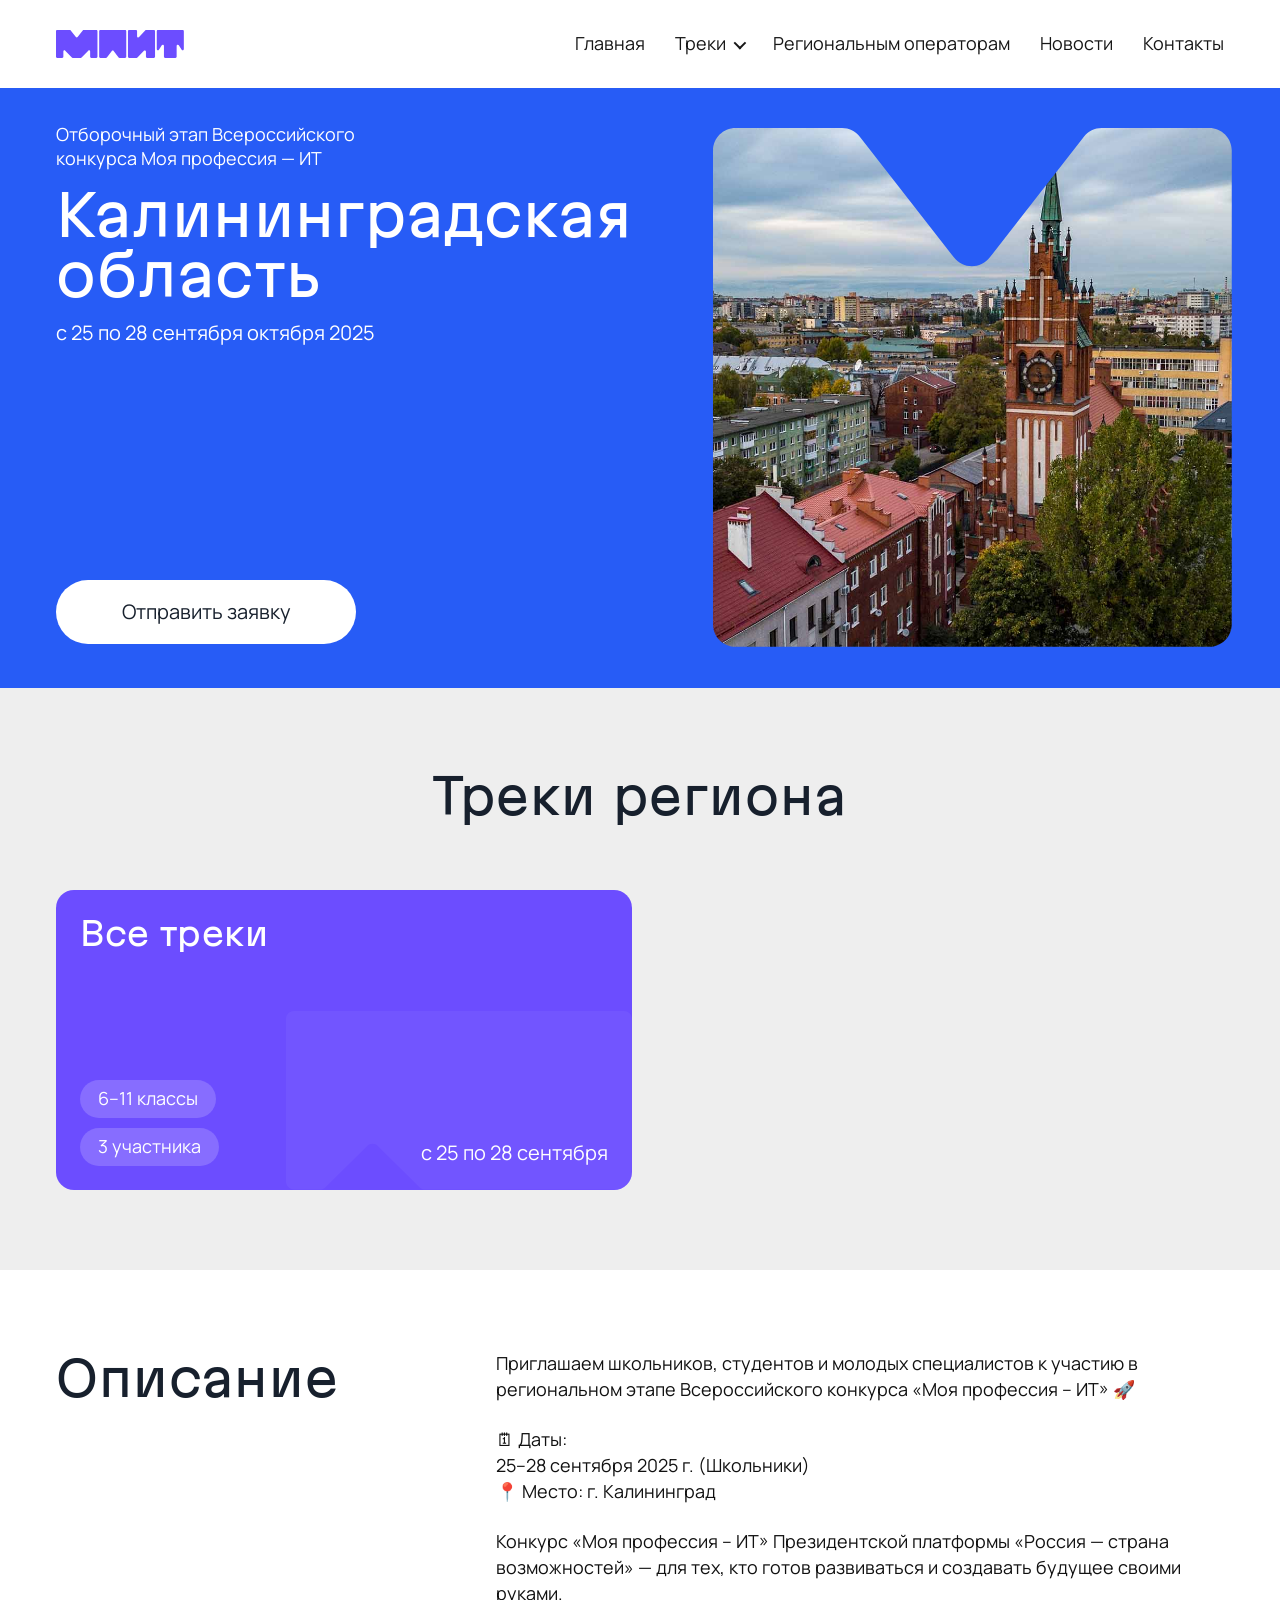
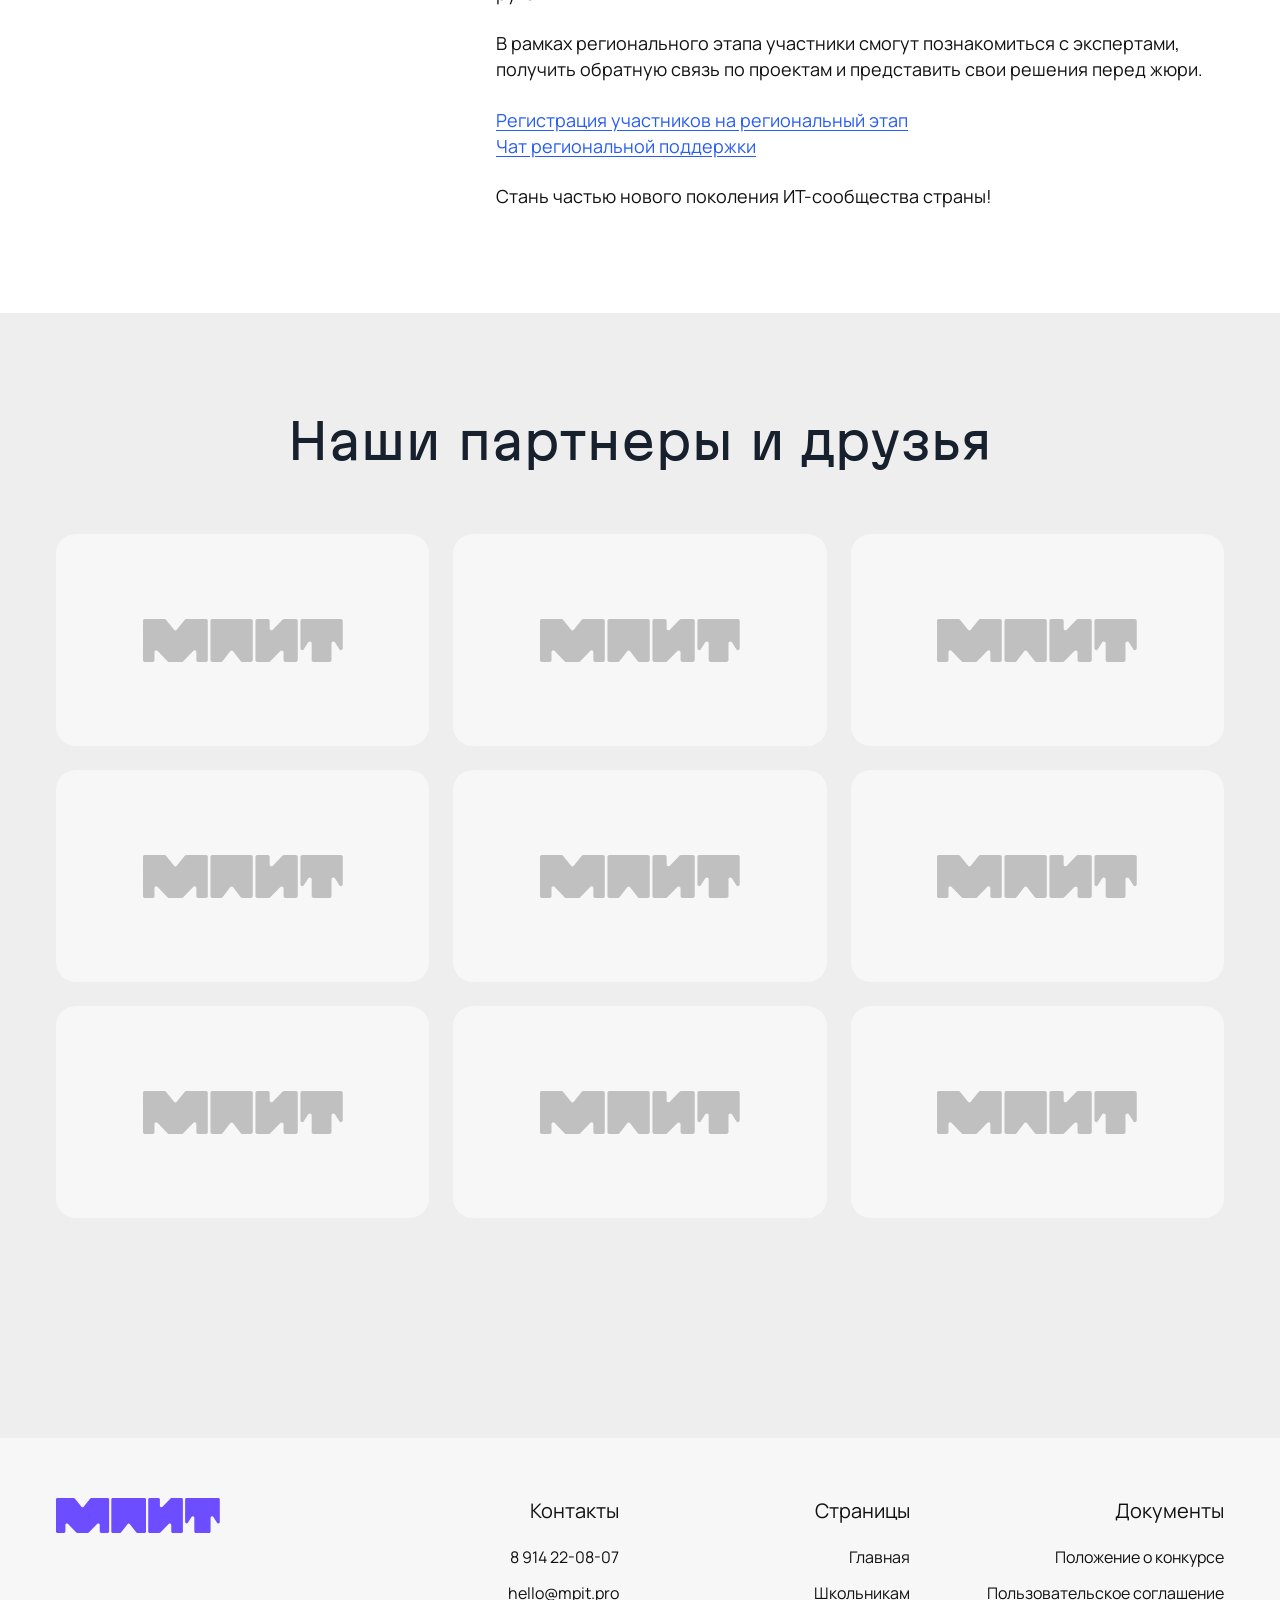
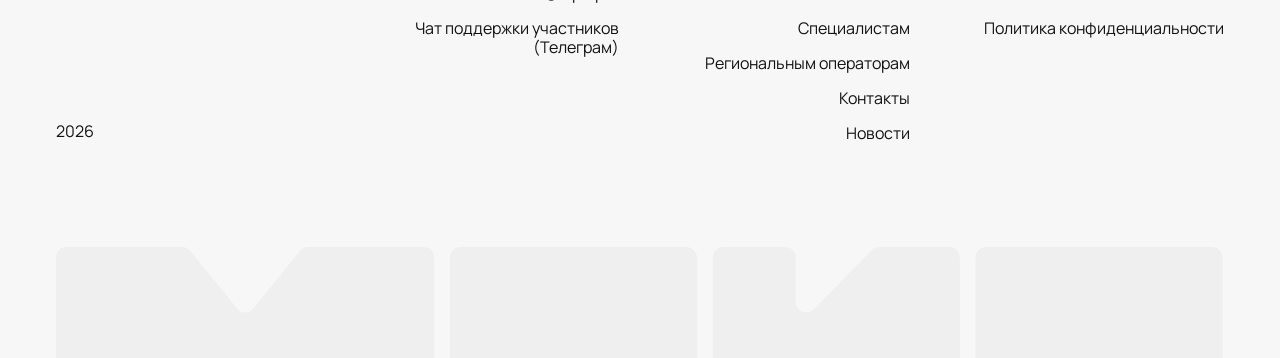
<file: region/kaliningrad.html>
<!DOCTYPE html>
<html lang="ru">
<head>
  <meta charset="UTF-8">
  <meta name="viewport" content="width=device-width, initial-scale=1.0">

  <title>Брянская область — Моя профессия — ИТ</title>

  <link rel="preconnect" href="https://fonts.googleapis.com">
  <link rel="preconnect" href="https://fonts.gstatic.com" crossorigin>
  <link href="https://fonts.googleapis.com/css2?family=Manrope:wght@400;500;600;700&display=swap" rel="stylesheet">

  <link rel="stylesheet" href="../css/style.css">
  <link rel="stylesheet" href="../css/region-page.css">
  <link rel="stylesheet" href="../css/adaptive.css">

  <script src="../js/script.js" defer></script>
</head>

<body>

  <header class="header">
    <div class="container header__inner">

      <a class="header__logo" href="../index.html">
        <img src="../assets/logo/logo.svg" alt="Моя профессия — ИТ">
      </a>

      <nav class="header__nav">
        <a class="header__link" href="../index.html">Главная</a>

        <div class="header__dropdown">
          <button class="header__dropdown-button" type="button">
            Треки
            <span class="header__arrow"></span>
          </button>

          <div class="header__dropdown-menu">
            <a href="../schoolchildren.html">Трек школьников</a>
            <a href="../student.html">Трек студентов</a>
          </div>
        </div>

        <a class="header__link" href="../region_operator.html">Региональным операторам</a>
        <a class="header__link" href="../news.html">Новости</a>
        <a class="header__link" href="../contact.html">Контакты</a>
      </nav>

      <button class="header__burger" type="button" aria-label="Открыть меню">
        <span></span>
        <span></span>
      </button>

    </div>
  </header>

  <main>

    <section class="region-hero region-hero--bryansk">
      <div class="container region-hero__inner">

        <div class="region-hero__content">
          <p class="region-hero__label text text--18">
            Отборочный этап Всероссийского<br>
            конкурса Моя профессия — ИТ
          </p>

          <h1 class="region-hero__title title title--xl">
            Калининградская<br>область
          </h1>

          <p class="region-hero__date text text--20">
            с 25 по 28 сентября октября 2025
          </p>

          <a class="region-hero__button text text--20" href="#">
            Отправить заявку
          </a>
        </div>

        <div 
            class="region-hero__image-wrap"
            style="--region-image-mask: url('../img/p_alone_school.svg');"
            >
            <img 
                class="region-hero__image" 
                src="../img/region/kaliningrad/kal.jpg" 
                alt="Брянская область"
            >
        </div>

      </div>
    </section>

    <section class="region-tracks">
      <div class="container region-tracks__inner">

        <h2 class="region-tracks__title title title--lg">
          Треки региона
        </h2>

        <div class="region-tracks__grid">

          <article class="region-track-card region-track-card--school">
            <h3 class="region-track-card__title title title--sm">
              Все треки
            </h3>

            <div class="region-track-card__tags">
              <span class="region-track-card__tag text text--18">6–11 классы</span>
              <span class="region-track-card__tag text text--18">3 участника</span>
            </div>

            <span class="region-track-card__date text text--20">
              с 25 по 28 сентября
            </span>

            <img 
              class="region-track-card__shape" 
              src="../img/region-page/track-shape.svg" 
              alt=""
            >
          </article>


        </div>

      </div>
    </section>

    <section class="region-description">
      <div class="container region-description__inner">

        <h2 class="region-description__title title title--lg">
          Описание
        </h2>

        <div class="region-description__content text text--18">
          <p>
            Приглашаем школьников, студентов и молодых специалистов к участию в региональном этапе Всероссийского конкурса «Моя профессия – ИТ» 🚀
          </p>

          <p>
            🗓 Даты:<br>
                25–28 сентября 2025 г. (Школьники)<br>
                📍 Место: г. Калининград

          <p>
            Конкурс «Моя профессия – ИТ» Президентской платформы «Россия — страна возможностей» — для тех, кто готов развиваться и создавать будущее своими руками.
          </p>

          <p>
            В рамках регионального этапа участники смогут познакомиться с экспертами, получить обратную связь по проектам и представить свои решения перед жюри.
          </p>

          <p>
            <a href="https://rsv.ru/competitions/project/1/73eb58ac-d81b-4279-b5e8-28cda5b00ba0/">Регистрация участников на региональный этап</a><br>
            <a href="https://t.me/+bsvSdT8LDIM4MjAy">Чат региональной поддержки</a>
          </p>

          <p>
            Стань частью нового поколения ИТ-сообщества страны!
          </p>
        </div>

      </div>
    </section>

  </main>

  <section class="partners" style="background: #EEEEEE;">
            <div class="container partners__inner">

                <h2 class="partners__title title title--lg">
                Наши партнеры и друзья
                </h2>

                <div class="partners__grid">
                <a class="partners-card" href="#" target="_blank">
                    <img src="../assets/logo/logo-grey.svg" alt="Партнер">
                </a>

                <a class="partners-card" href="#" target="_blank">
                    <img src="../assets/logo/logo-grey.svg" alt="Партнер">
                </a>

                <a class="partners-card" href="#" target="_blank">
                    <img src="../assets/logo/logo-grey.svg" alt="Партнер">
                </a>

                <a class="partners-card" href="#" target="_blank">
                    <img src="../assets/logo/logo-grey.svg" alt="Партнер">
                </a>

                <a class="partners-card" href="#" target="_blank">
                    <img src="../assets/logo/logo-grey.svg" alt="Партнер">
                </a>

                <a class="partners-card" href="#" target="_blank">
                    <img src="../assets/logo/logo-grey.svg" alt="Партнер">
                </a>

                <a class="partners-card" href="#" target="_blank">
                    <img src="../assets/logo/logo-grey.svg" alt="Партнер">
                </a>

                <a class="partners-card" href="#" target="_blank">
                    <img src="../assets/logo/logo-grey.svg" alt="Партнер">
                </a>

                <a class="partners-card" href="#" target="_blank">
                    <img src="../assets/logo/logo-grey.svg" alt="Партнер">
                </a>
                </div>

            </div>
    </section>

  <footer class="footer">
            <div class="container footer__inner">

                <div class="footer__top">
                <a class="footer__logo" href="../index.html">
                    <img src="../assets/logo/logo.svg" alt="Моя профессия — ИТ">
                    <span class="footer__year text text--16">2026</span>
                </a>

                <div class="footer__column">
                    <h3 class="footer__title text text--20">Контакты</h3>

                    <div class="footer__links">
                    <a href="tel:+7914220807">8 914 22-08-07</a>
                    <a href="mailto:hello@mpit.pro">hello@mpit.pro</a>
                    <a href="#">Чат поддержки участников (Телеграм)</a>
                    </div>
                </div>

                <div class="footer__column">
                    <h3 class="footer__title text text--20">Страницы</h3>

                    <div class="footer__links">
                    <a href="../index.html">Главная</a>
                    <a href="../schoolchildren.html">Школьникам</a>
                    <a href="../student.html">Специалистам</a>
                    <a href="../region_operator.html">Региональным операторам</a>
                    <a href="../contact.html">Контакты</a>
                    <a href="../news.html">Новости</a>
                    </div>
                </div>

                <div class="footer__column">
                    <h3 class="footer__title text text--20">Документы</h3>

                    <div class="footer__links">
                    <a href="./assets/document/regulations.pdf">Положение о конкурсе</a>
                    <a href="./assets/document/agreement.pdf">Пользовательское соглашение</a>
                    <a href="./assets/document/privacy.pdf">Политика конфиденциальности</a>
                    </div>
                </div>
                </div>


                <div class="footer__big-logo">
                <img src="../img/logo_footer.svg" alt="">
                </div>

            </div>
        </footer>

</body>
</html>
</file>
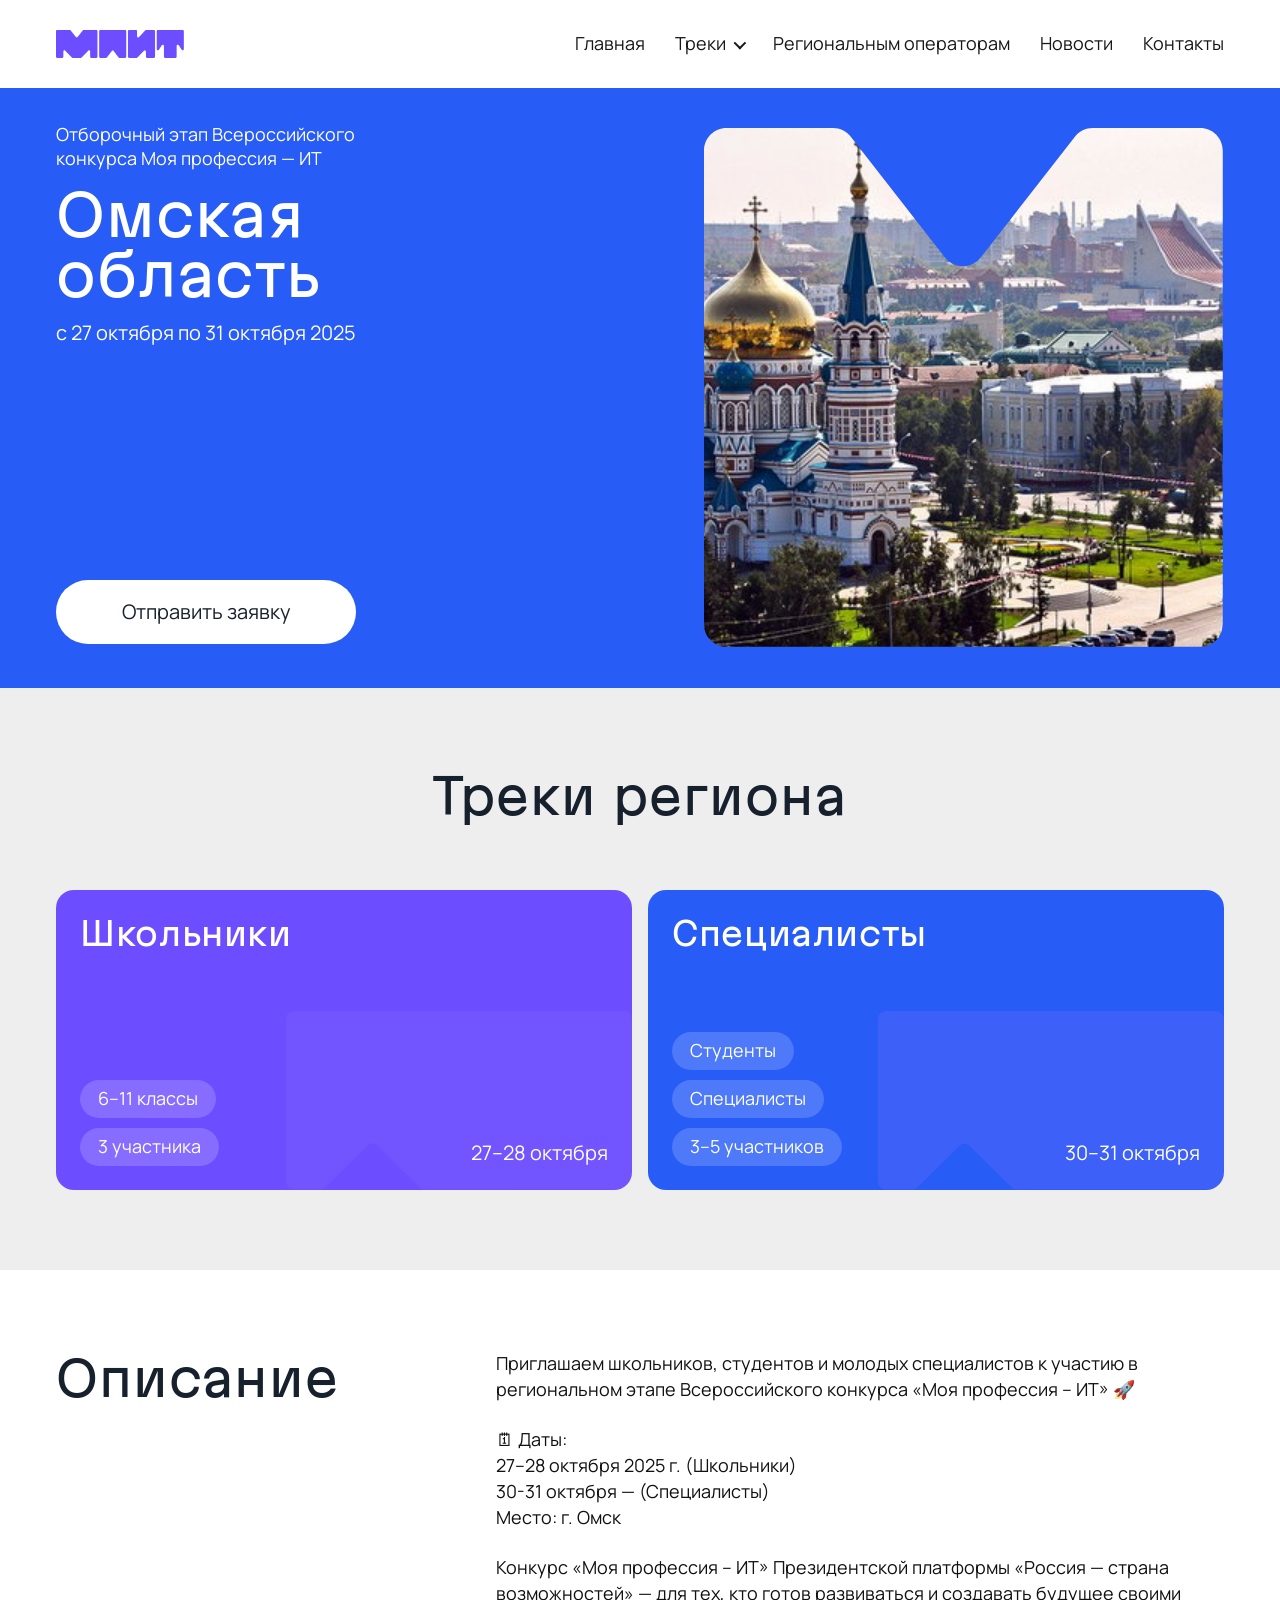
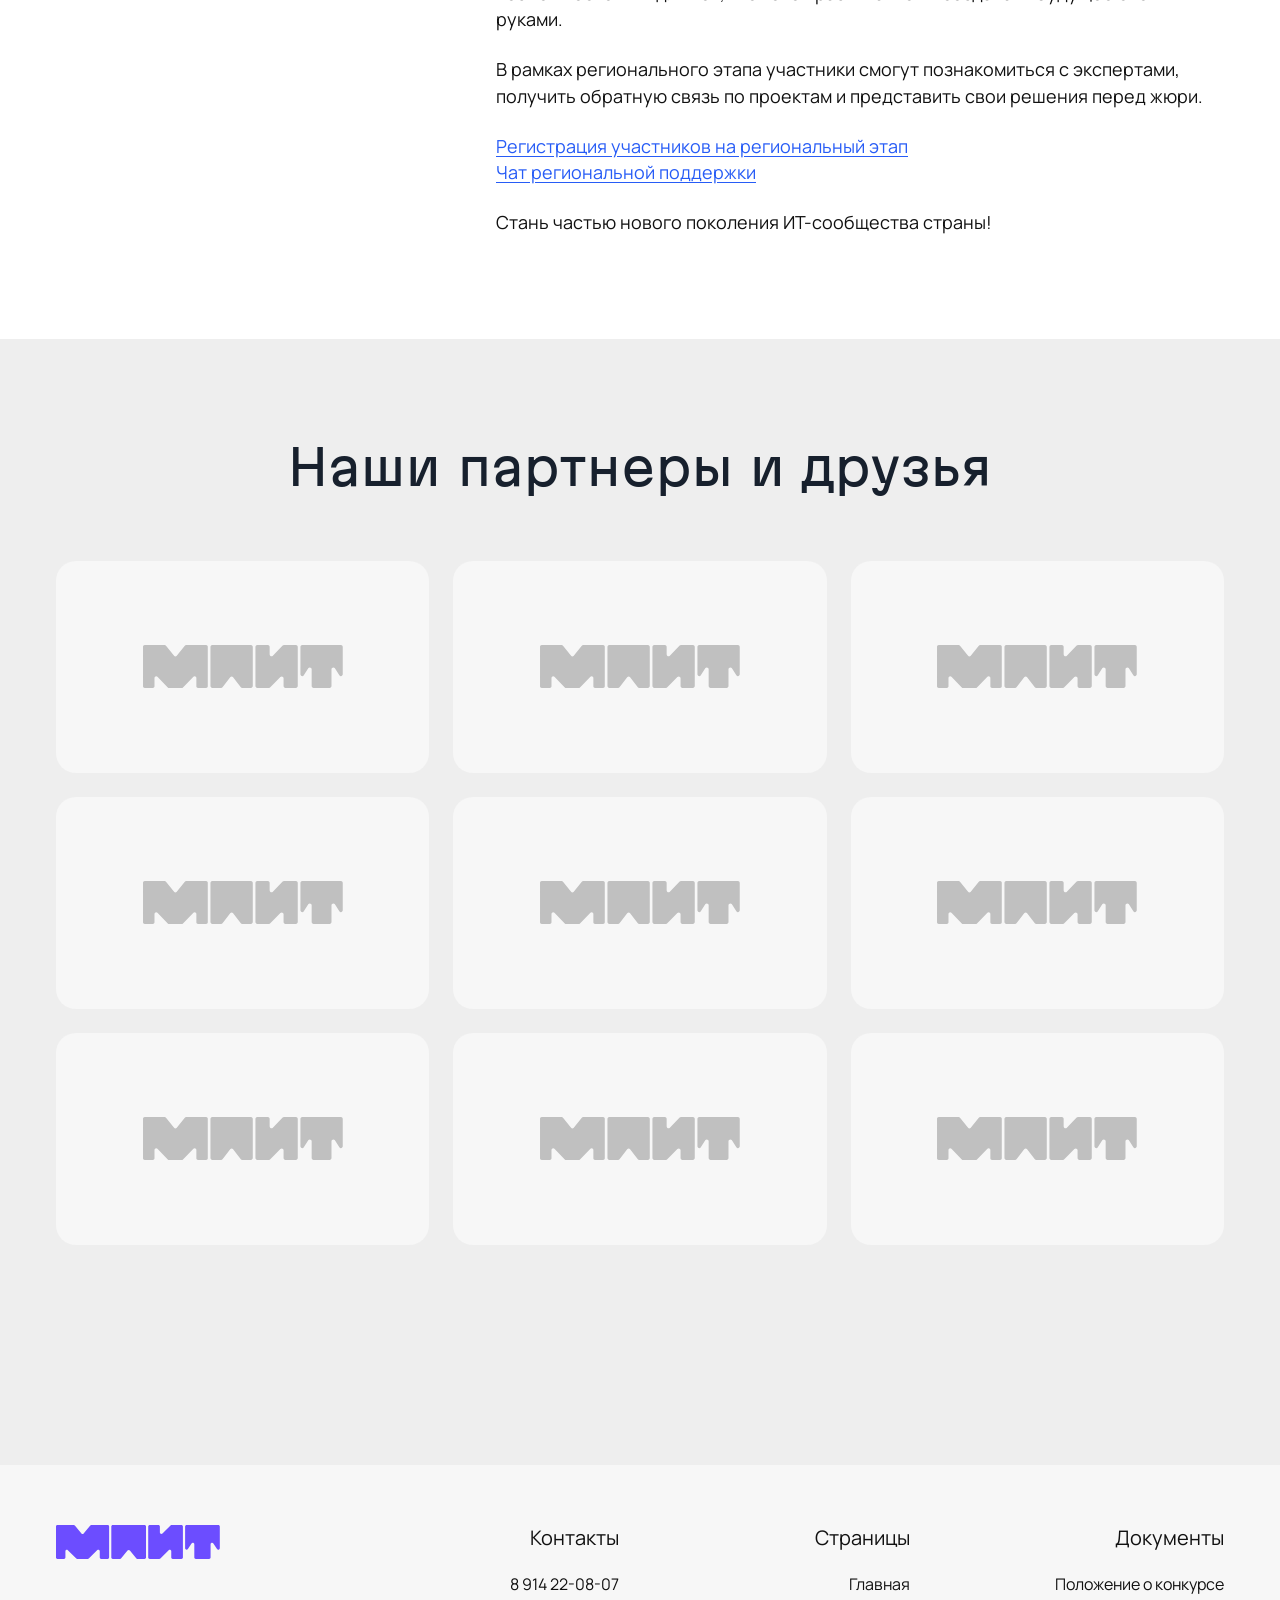
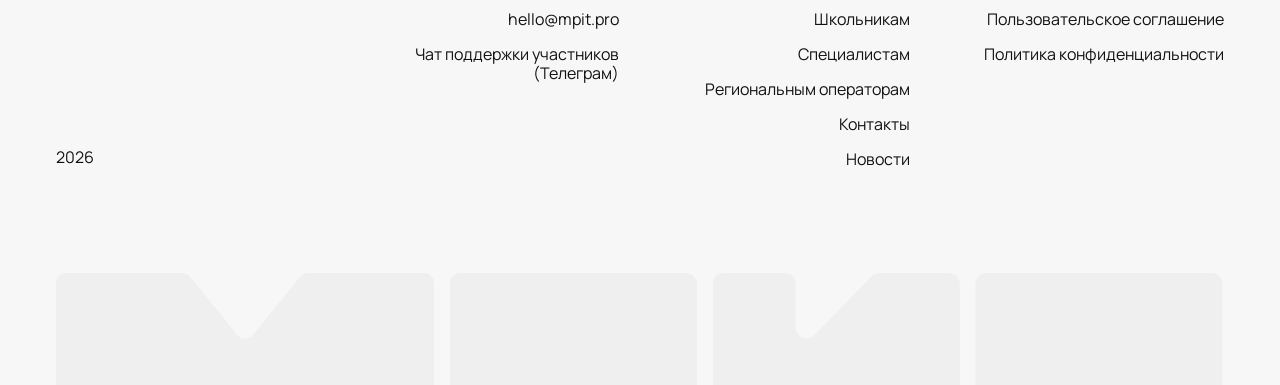
<file: region/omsk.html>
<!DOCTYPE html>
<html lang="ru">
<head>
  <meta charset="UTF-8">
  <meta name="viewport" content="width=device-width, initial-scale=1.0">

  <title>Брянская область — Моя профессия — ИТ</title>

  <link rel="preconnect" href="https://fonts.googleapis.com">
  <link rel="preconnect" href="https://fonts.gstatic.com" crossorigin>
  <link href="https://fonts.googleapis.com/css2?family=Manrope:wght@400;500;600;700&display=swap" rel="stylesheet">

  <link rel="stylesheet" href="../css/style.css">
  <link rel="stylesheet" href="../css/region-page.css">
  <link rel="stylesheet" href="../css/adaptive.css">

  <script src="../js/script.js" defer></script>
</head>

<body>

  <header class="header">
    <div class="container header__inner">

      <a class="header__logo" href="../index.html">
        <img src="../assets/logo/logo.svg" alt="Моя профессия — ИТ">
      </a>

      <nav class="header__nav">
        <a class="header__link" href="../index.html">Главная</a>

        <div class="header__dropdown">
          <button class="header__dropdown-button" type="button">
            Треки
            <span class="header__arrow"></span>
          </button>

          <div class="header__dropdown-menu">
            <a href="../schoolchildren.html">Трек школьников</a>
            <a href="../student.html">Трек студентов</a>
          </div>
        </div>

        <a class="header__link" href="../region_operator.html">Региональным операторам</a>
        <a class="header__link" href="../news.html">Новости</a>
        <a class="header__link" href="../contact.html">Контакты</a>
      </nav>

      <button class="header__burger" type="button" aria-label="Открыть меню">
        <span></span>
        <span></span>
      </button>

    </div>
  </header>

  <main>

    <section class="region-hero region-hero--bryansk">
      <div class="container region-hero__inner">

        <div class="region-hero__content">
          <p class="region-hero__label text text--18">
            Отборочный этап Всероссийского<br>
            конкурса Моя профессия — ИТ
          </p>

          <h1 class="region-hero__title title title--xl">
            Омская<br>область
          </h1>

          <p class="region-hero__date text text--20">
            с 27 октября по 31 октября 2025
          </p>

          <a class="region-hero__button text text--20" href="#">
            Отправить заявку
          </a>
        </div>

        <div 
            class="region-hero__image-wrap"
            style="--region-image-mask: url('../img/p_alone_school.svg');"
            >
            <img 
                class="region-hero__image" 
                src="../img/region/omsk/omsk1.jpg"
                alt="Брянская область"
            >
        </div>

      </div>
    </section>

    <section class="region-tracks">
      <div class="container region-tracks__inner">

        <h2 class="region-tracks__title title title--lg">
          Треки региона
        </h2>

        <div class="region-tracks__grid">

          <article class="region-track-card region-track-card--school">
            <h3 class="region-track-card__title title title--sm">
              Школьники
            </h3>

            <div class="region-track-card__tags">
              <span class="region-track-card__tag text text--18">6–11 классы</span>
              <span class="region-track-card__tag text text--18">3 участника</span>
            </div>

            <span class="region-track-card__date text text--20">
              27–28 октября
            </span>

            <img 
              class="region-track-card__shape" 
              src="../img/region-page/track-shape.svg" 
              alt=""
            >
          </article>

          <article class="region-track-card region-track-card--student">
            <h3 class="region-track-card__title title title--sm">
              Специалисты
            </h3>

            <div class="region-track-card__tags">
              <span class="region-track-card__tag text text--18">Студенты</span>
              <span class="region-track-card__tag text text--18">Специалисты</span>
              <span class="region-track-card__tag text text--18">3–5 участников</span>
            </div>

            <span class="region-track-card__date text text--20">
              30–31 октября
            </span>

            <img 
              class="region-track-card__shape" 
              src="../img/region-page/track-shape.svg" 
              alt=""
            >
          </article>

        </div>

      </div>
    </section>

    <section class="region-description">
      <div class="container region-description__inner">

        <h2 class="region-description__title title title--lg">
          Описание
        </h2>

        <div class="region-description__content text text--18">
          <p>
            Приглашаем школьников, студентов и молодых специалистов к участию в региональном этапе Всероссийского конкурса «Моя профессия – ИТ» 🚀
          </p>

          <p>
            🗓 Даты:<br>
            27–28 октября 2025 г. (Школьники)<br>
            30-31 октября — (Специалисты)<br>
            Место: г. Омск

          <p>
            Конкурс «Моя профессия – ИТ» Президентской платформы «Россия — страна возможностей» — для тех, кто готов развиваться и создавать будущее своими руками.
          </p>

          <p>
            В рамках регионального этапа участники смогут познакомиться с экспертами, получить обратную связь по проектам и представить свои решения перед жюри.
          </p>

          <p>
            <a href="https://rsv.ru/competitions/project/1/73eb58ac-d81b-4279-b5e8-28cda5b00ba0/">Регистрация участников на региональный этап</a><br>
            <a href="https://t.me/+bsvSdT8LDIM4MjAy">Чат региональной поддержки</a>
          </p>

          <p>
            Стань частью нового поколения ИТ-сообщества страны!
          </p>
        </div>

      </div>
    </section>

  </main>

  <section class="partners" style="background: #EEEEEE;">
            <div class="container partners__inner">

                <h2 class="partners__title title title--lg">
                Наши партнеры и друзья
                </h2>

                <div class="partners__grid">
                <a class="partners-card" href="#" target="_blank">
                    <img src="../assets/logo/logo-grey.svg" alt="Партнер">
                </a>

                <a class="partners-card" href="#" target="_blank">
                    <img src="../assets/logo/logo-grey.svg" alt="Партнер">
                </a>

                <a class="partners-card" href="#" target="_blank">
                    <img src="../assets/logo/logo-grey.svg" alt="Партнер">
                </a>

                <a class="partners-card" href="#" target="_blank">
                    <img src="../assets/logo/logo-grey.svg" alt="Партнер">
                </a>

                <a class="partners-card" href="#" target="_blank">
                    <img src="../assets/logo/logo-grey.svg" alt="Партнер">
                </a>

                <a class="partners-card" href="#" target="_blank">
                    <img src="../assets/logo/logo-grey.svg" alt="Партнер">
                </a>

                <a class="partners-card" href="#" target="_blank">
                    <img src="../assets/logo/logo-grey.svg" alt="Партнер">
                </a>

                <a class="partners-card" href="#" target="_blank">
                    <img src="../assets/logo/logo-grey.svg" alt="Партнер">
                </a>

                <a class="partners-card" href="#" target="_blank">
                    <img src="../assets/logo/logo-grey.svg" alt="Партнер">
                </a>
                </div>

            </div>
    </section>

  <footer class="footer">
            <div class="container footer__inner">

                <div class="footer__top">
                <a class="footer__logo" href="../index.html">
                    <img src="../assets/logo/logo.svg" alt="Моя профессия — ИТ">
                    <span class="footer__year text text--16">2026</span>
                </a>

                <div class="footer__column">
                    <h3 class="footer__title text text--20">Контакты</h3>

                    <div class="footer__links">
                    <a href="tel:+7914220807">8 914 22-08-07</a>
                    <a href="mailto:hello@mpit.pro">hello@mpit.pro</a>
                    <a href="#">Чат поддержки участников (Телеграм)</a>
                    </div>
                </div>

                <div class="footer__column">
                    <h3 class="footer__title text text--20">Страницы</h3>

                    <div class="footer__links">
                    <a href="../index.html">Главная</a>
                    <a href="../schoolchildren.html">Школьникам</a>
                    <a href="../student.html">Специалистам</a>
                    <a href="../region_operator.html">Региональным операторам</a>
                    <a href="../contact.html">Контакты</a>
                    <a href="../news.html">Новости</a>
                    </div>
                </div>

                <div class="footer__column">
                    <h3 class="footer__title text text--20">Документы</h3>

                    <div class="footer__links">
                    <a href="./assets/document/regulations.pdf">Положение о конкурсе</a>
                    <a href="./assets/document/agreement.pdf">Пользовательское соглашение</a>
                    <a href="./assets/document/privacy.pdf">Политика конфиденциальности</a>
                    </div>
                </div>
                </div>


                <div class="footer__big-logo">
                <img src="../img/logo_footer.svg" alt="">
                </div>

            </div>
        </footer>

</body>
</html>
</file>
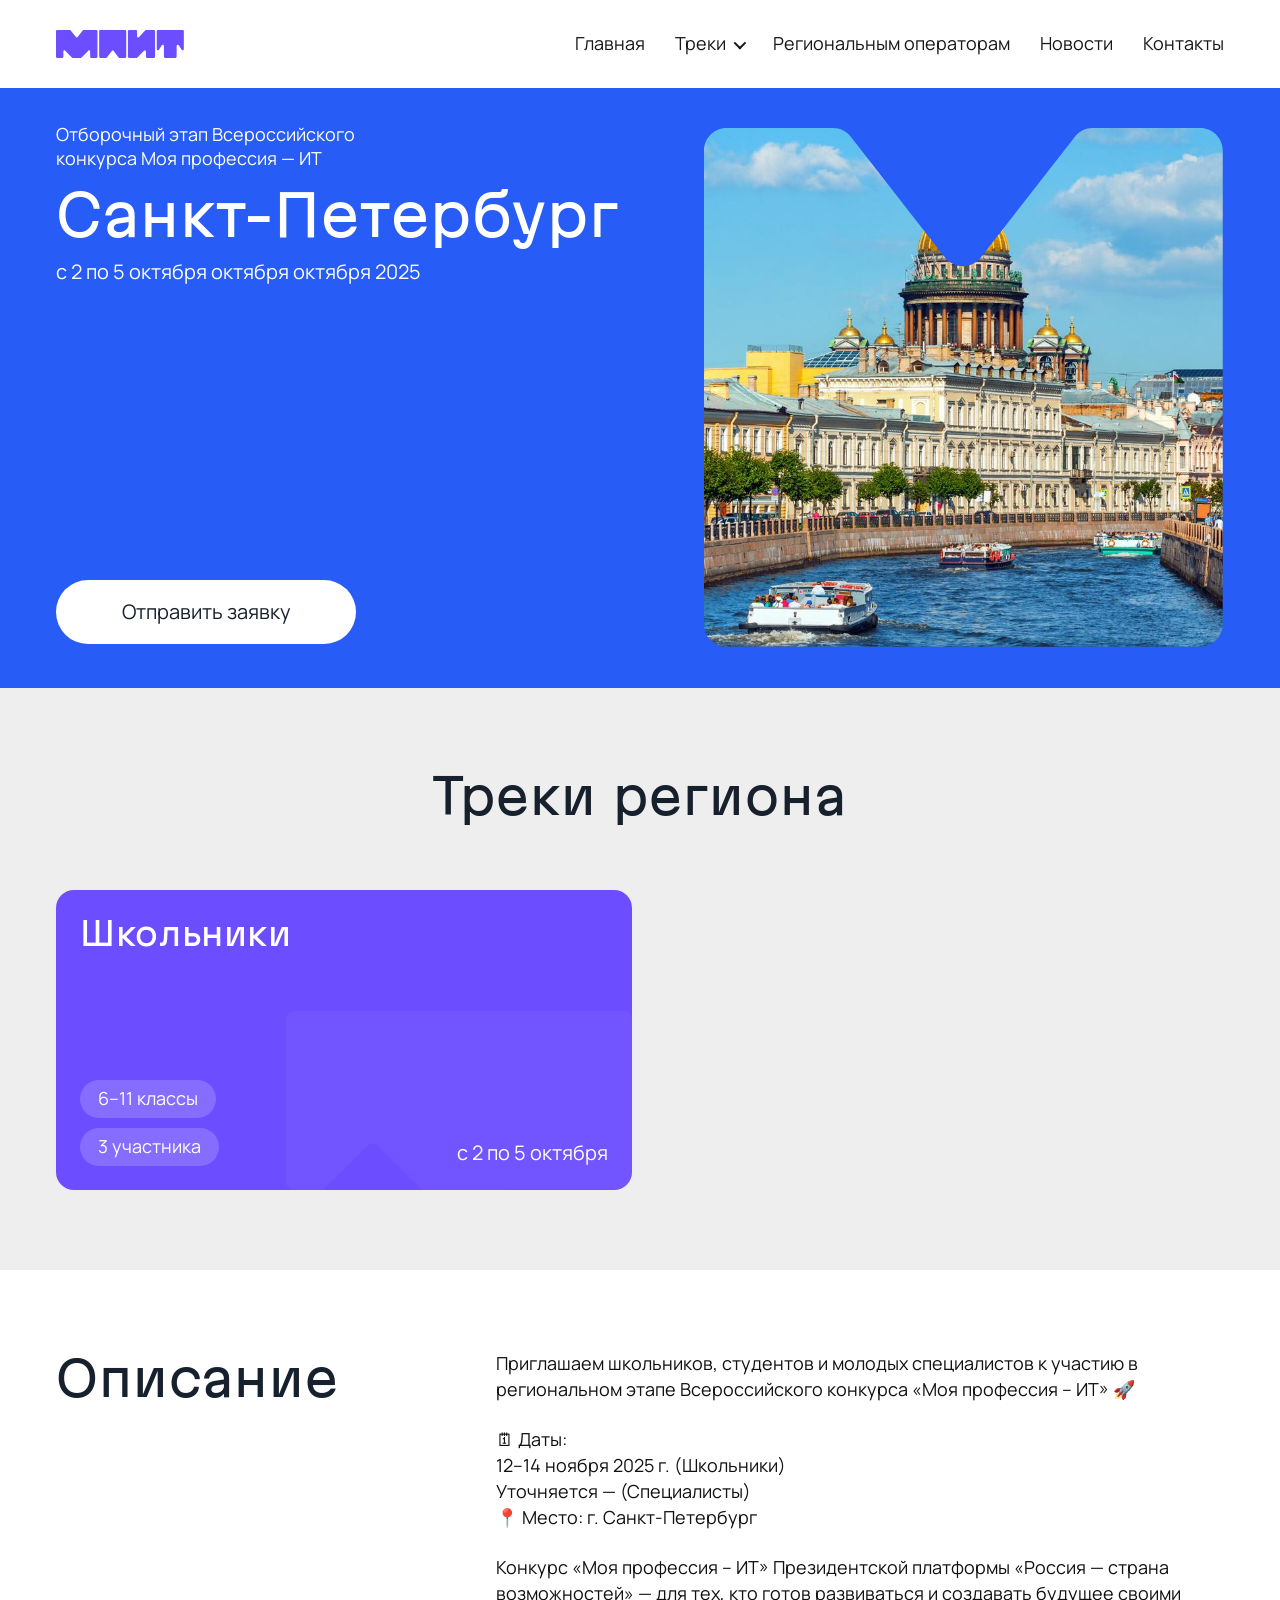
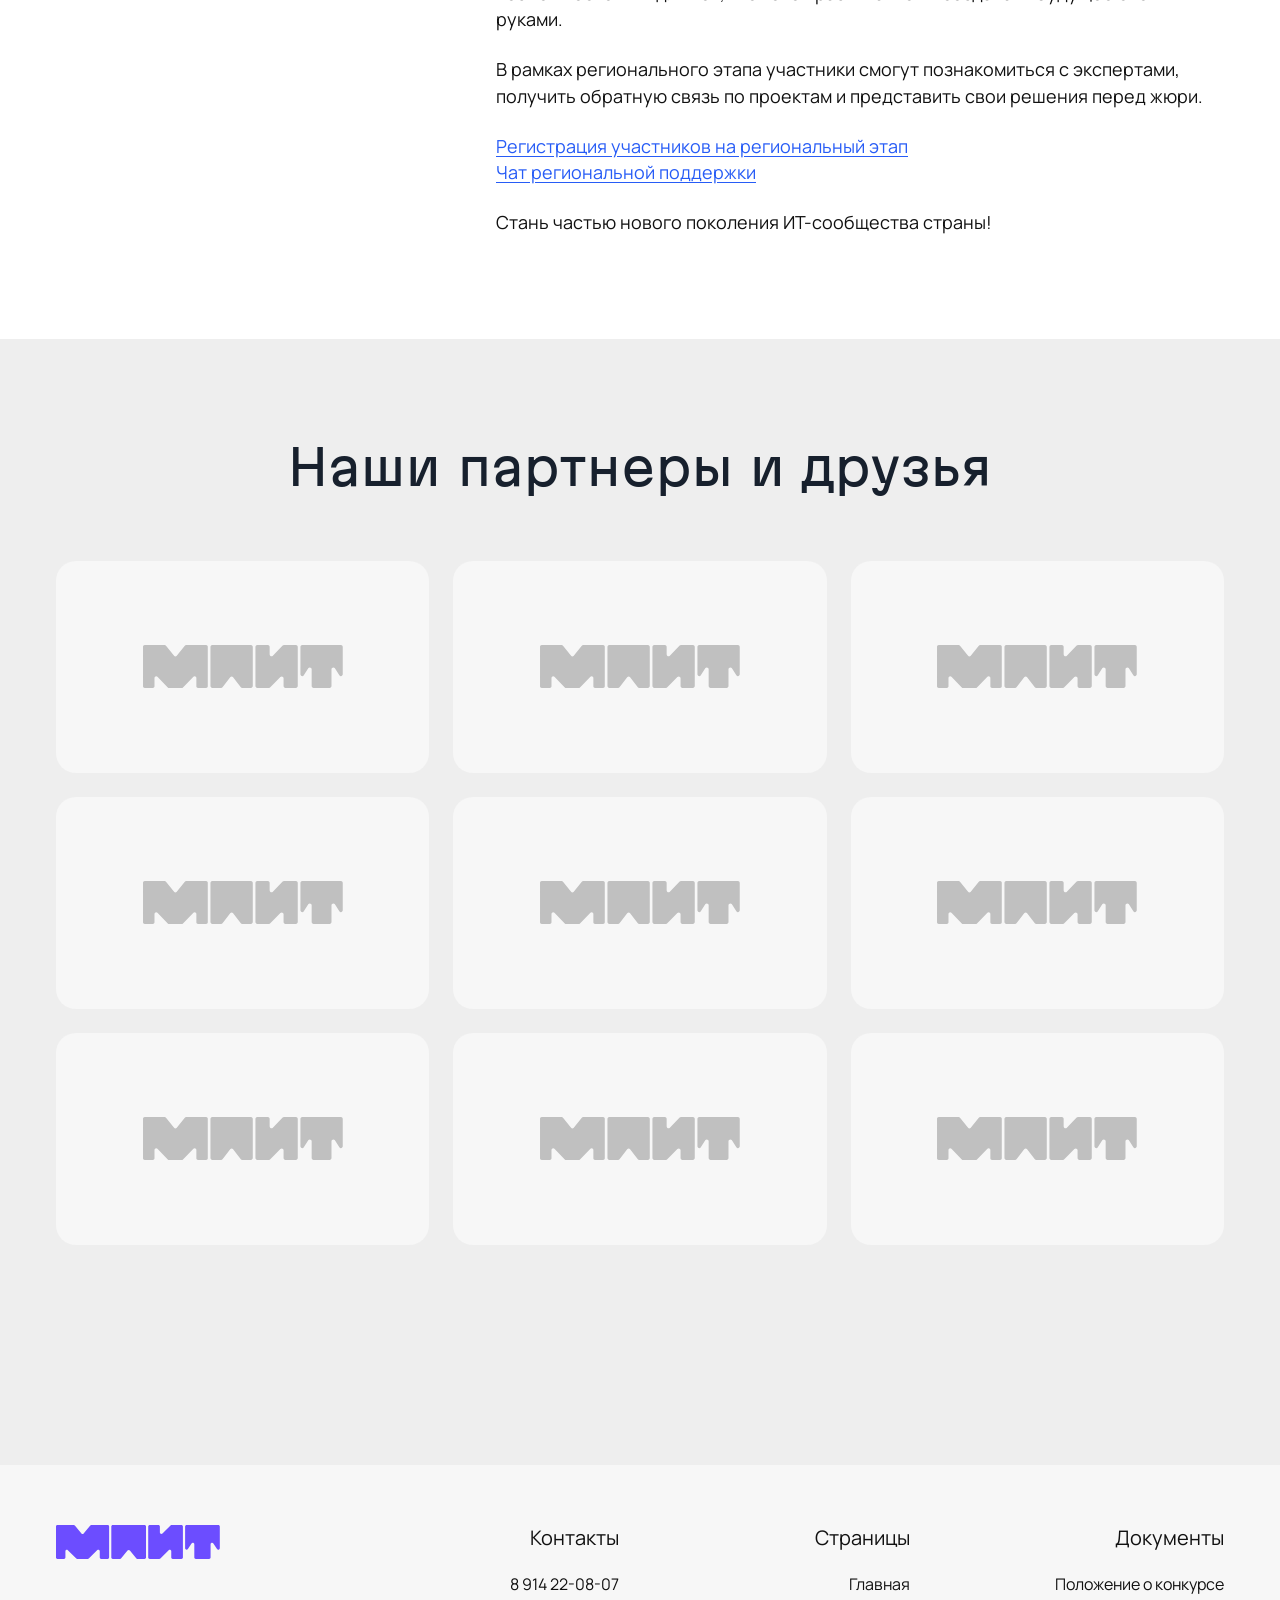
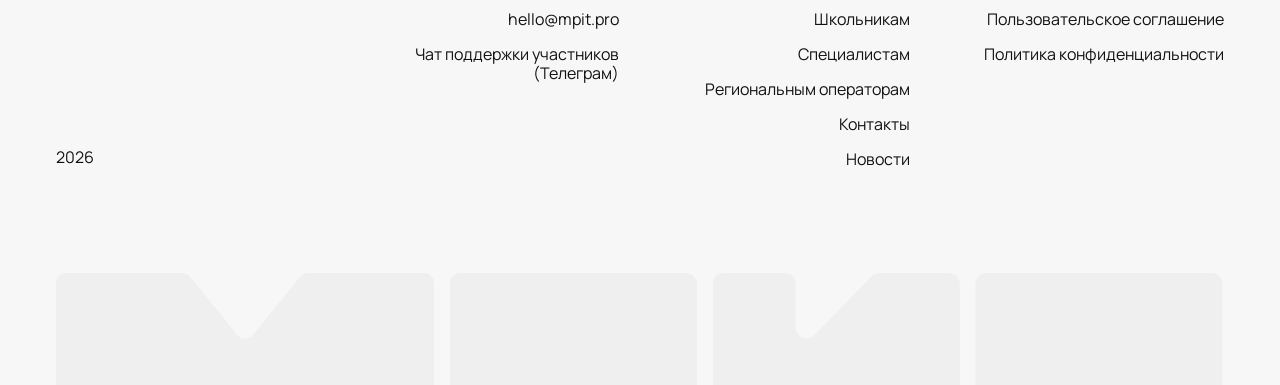
<file: region/saint-petesburg.html>
<!DOCTYPE html>
<html lang="ru">
<head>
  <meta charset="UTF-8">
  <meta name="viewport" content="width=device-width, initial-scale=1.0">

  <title>Брянская область — Моя профессия — ИТ</title>

  <link rel="preconnect" href="https://fonts.googleapis.com">
  <link rel="preconnect" href="https://fonts.gstatic.com" crossorigin>
  <link href="https://fonts.googleapis.com/css2?family=Manrope:wght@400;500;600;700&display=swap" rel="stylesheet">

  <link rel="stylesheet" href="../css/style.css">
  <link rel="stylesheet" href="../css/region-page.css">
  <link rel="stylesheet" href="../css/adaptive.css">

  <script src="../js/script.js" defer></script>
</head>

<body>

  <header class="header">
    <div class="container header__inner">

      <a class="header__logo" href="../index.html">
        <img src="../assets/logo/logo.svg" alt="Моя профессия — ИТ">
      </a>

      <nav class="header__nav">
        <a class="header__link" href="../index.html">Главная</a>

        <div class="header__dropdown">
          <button class="header__dropdown-button" type="button">
            Треки
            <span class="header__arrow"></span>
          </button>

          <div class="header__dropdown-menu">
            <a href="../schoolchildren.html">Трек школьников</a>
            <a href="../student.html">Трек студентов</a>
          </div>
        </div>

        <a class="header__link" href="../region_operator.html">Региональным операторам</a>
        <a class="header__link" href="../news.html">Новости</a>
        <a class="header__link" href="../contact.html">Контакты</a>
      </nav>

      <button class="header__burger" type="button" aria-label="Открыть меню">
        <span></span>
        <span></span>
      </button>

    </div>
  </header>

  <main>

    <section class="region-hero region-hero--bryansk">
      <div class="container region-hero__inner">

        <div class="region-hero__content">
          <p class="region-hero__label text text--18">
            Отборочный этап Всероссийского<br>
            конкурса Моя профессия — ИТ
          </p>

          <h1 class="region-hero__title title title--xl">
            Санкт-Петербург
          </h1>

          <p class="region-hero__date text text--20">
            с 2 по 5 октября октября октября 2025
          </p>

          <a class="region-hero__button text text--20" href="#">
            Отправить заявку
          </a>
        </div>

        <div 
            class="region-hero__image-wrap"
            style="--region-image-mask: url('../img/p_alone_school.svg');"
            >
            <img 
                class="region-hero__image" 
                src="../img/region/saint-petesburg/piter.jpg" 
                alt="Брянская область"
            >
        </div>

      </div>
    </section>

    <section class="region-tracks">
      <div class="container region-tracks__inner">

        <h2 class="region-tracks__title title title--lg">
          Треки региона
        </h2>

        <div class="region-tracks__grid">

          <article class="region-track-card region-track-card--school">
            <h3 class="region-track-card__title title title--sm">
              Школьники
            </h3>

            <div class="region-track-card__tags">
              <span class="region-track-card__tag text text--18">6–11 классы</span>
              <span class="region-track-card__tag text text--18">3 участника</span>
            </div>

            <span class="region-track-card__date text text--20">
              с 2 по 5 октября
            </span>

            <img 
              class="region-track-card__shape" 
              src="../img/region-page/track-shape.svg" 
              alt=""
            >
          </article>


        </div>

      </div>
    </section>

    <section class="region-description">
      <div class="container region-description__inner">

        <h2 class="region-description__title title title--lg">
          Описание
        </h2>

        <div class="region-description__content text text--18">
          <p>
            Приглашаем школьников, студентов и молодых специалистов к участию в региональном этапе Всероссийского конкурса «Моя профессия – ИТ» 🚀
          </p>

          <p>
            🗓 Даты:<br>
12–14 ноября 2025 г. (Школьники)<br>
Уточняется — (Специалисты)<br>
📍 Место: г. Санкт-Петербург

          <p>
            Конкурс «Моя профессия – ИТ» Президентской платформы «Россия — страна возможностей» — для тех, кто готов развиваться и создавать будущее своими руками.
          </p>

          <p>
            В рамках регионального этапа участники смогут познакомиться с экспертами, получить обратную связь по проектам и представить свои решения перед жюри.
          </p>

          <p>
            <a href="https://rsv.ru/competitions/project/1/73eb58ac-d81b-4279-b5e8-28cda5b00ba0/">Регистрация участников на региональный этап</a><br>
            <a href="https://t.me/+bsvSdT8LDIM4MjAy">Чат региональной поддержки</a>
          </p>

          <p>
            Стань частью нового поколения ИТ-сообщества страны!
          </p>
        </div>

      </div>
    </section>

  </main>

  <section class="partners" style="background: #EEEEEE;">
            <div class="container partners__inner">

                <h2 class="partners__title title title--lg">
                Наши партнеры и друзья
                </h2>

                <div class="partners__grid">
                <a class="partners-card" href="#" target="_blank">
                    <img src="../assets/logo/logo-grey.svg" alt="Партнер">
                </a>

                <a class="partners-card" href="#" target="_blank">
                    <img src="../assets/logo/logo-grey.svg" alt="Партнер">
                </a>

                <a class="partners-card" href="#" target="_blank">
                    <img src="../assets/logo/logo-grey.svg" alt="Партнер">
                </a>

                <a class="partners-card" href="#" target="_blank">
                    <img src="../assets/logo/logo-grey.svg" alt="Партнер">
                </a>

                <a class="partners-card" href="#" target="_blank">
                    <img src="../assets/logo/logo-grey.svg" alt="Партнер">
                </a>

                <a class="partners-card" href="#" target="_blank">
                    <img src="../assets/logo/logo-grey.svg" alt="Партнер">
                </a>

                <a class="partners-card" href="#" target="_blank">
                    <img src="../assets/logo/logo-grey.svg" alt="Партнер">
                </a>

                <a class="partners-card" href="#" target="_blank">
                    <img src="../assets/logo/logo-grey.svg" alt="Партнер">
                </a>

                <a class="partners-card" href="#" target="_blank">
                    <img src="../assets/logo/logo-grey.svg" alt="Партнер">
                </a>
                </div>

            </div>
    </section>

  <footer class="footer">
            <div class="container footer__inner">

                <div class="footer__top">
                <a class="footer__logo" href="../index.html">
                    <img src="../assets/logo/logo.svg" alt="Моя профессия — ИТ">
                    <span class="footer__year text text--16">2026</span>
                </a>

                <div class="footer__column">
                    <h3 class="footer__title text text--20">Контакты</h3>

                    <div class="footer__links">
                    <a href="tel:+7914220807">8 914 22-08-07</a>
                    <a href="mailto:hello@mpit.pro">hello@mpit.pro</a>
                    <a href="#">Чат поддержки участников (Телеграм)</a>
                    </div>
                </div>

                <div class="footer__column">
                    <h3 class="footer__title text text--20">Страницы</h3>

                    <div class="footer__links">
                    <a href="../index.html">Главная</a>
                    <a href="../schoolchildren.html">Школьникам</a>
                    <a href="../student.html">Специалистам</a>
                    <a href="../region_operator.html">Региональным операторам</a>
                    <a href="../contact.html">Контакты</a>
                    <a href="../news.html">Новости</a>
                    </div>
                </div>

                <div class="footer__column">
                    <h3 class="footer__title text text--20">Документы</h3>

                    <div class="footer__links">
                    <a href="./assets/document/regulations.pdf">Положение о конкурсе</a>
                    <a href="./assets/document/agreement.pdf">Пользовательское соглашение</a>
                    <a href="./assets/document/privacy.pdf">Политика конфиденциальности</a>
                    </div>
                </div>
                </div>


                <div class="footer__big-logo">
                <img src="../img/logo_footer.svg" alt="">
                </div>

            </div>
        </footer>

</body>
</html>
</file>
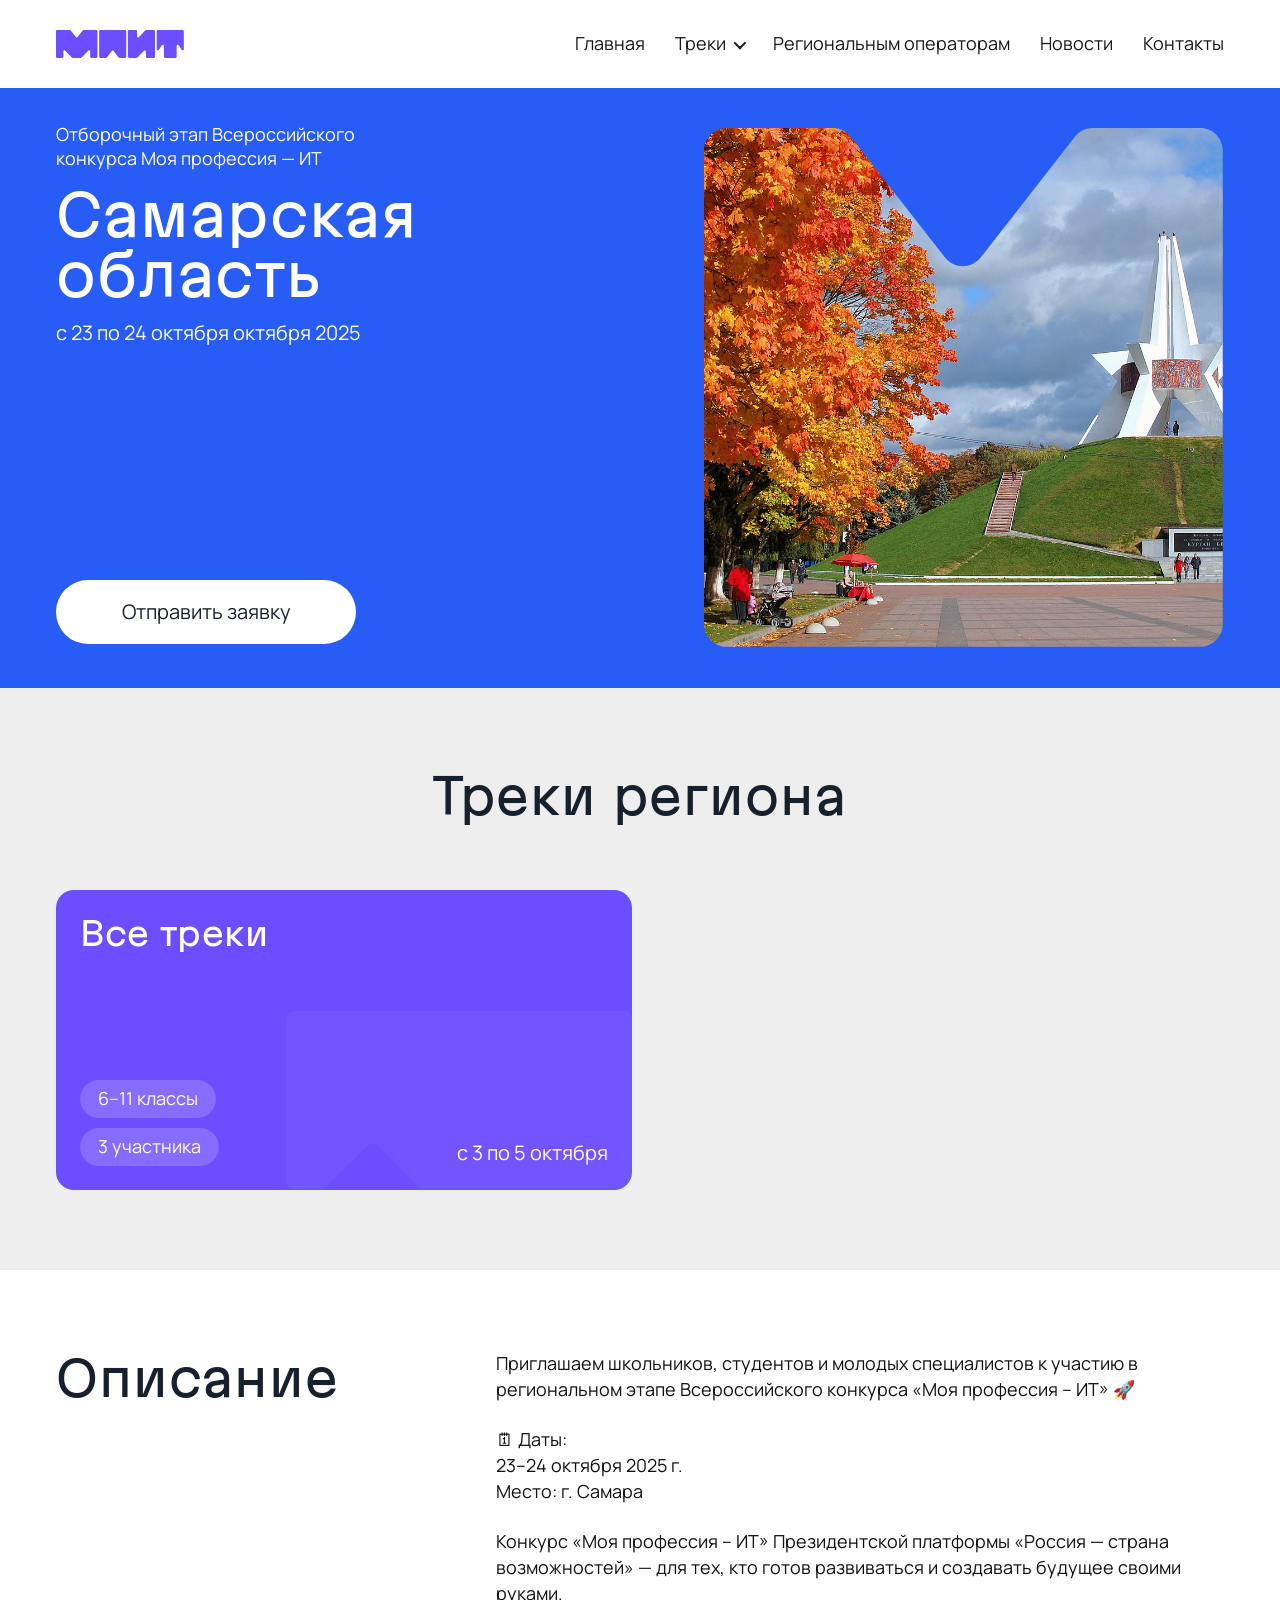
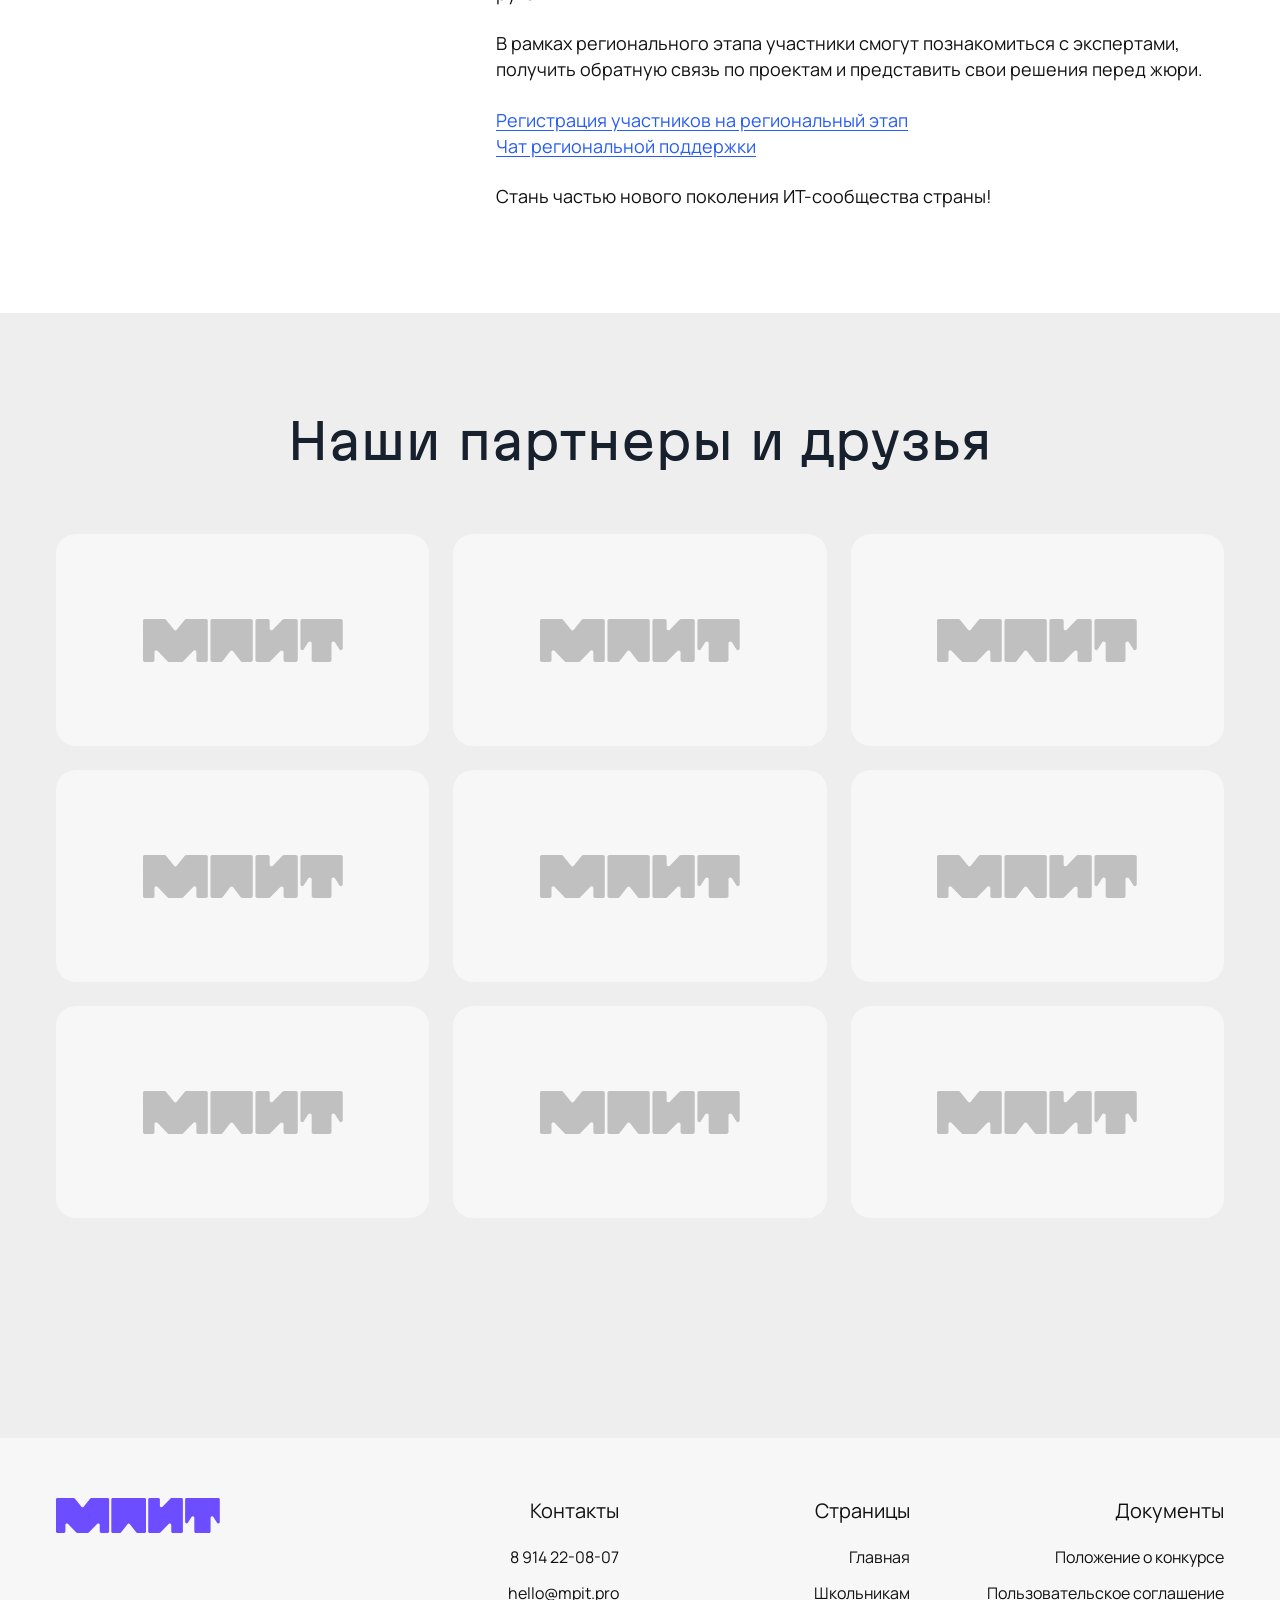
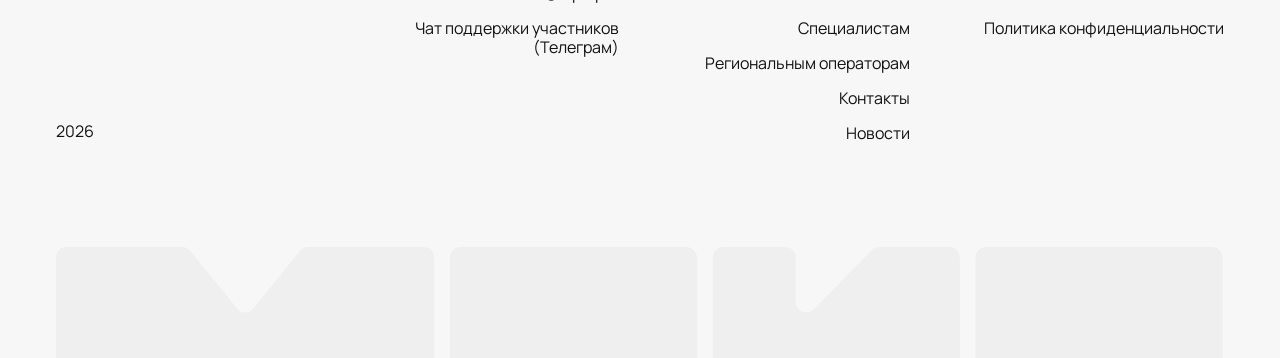
<file: region/samara.html>
<!DOCTYPE html>
<html lang="ru">
<head>
  <meta charset="UTF-8">
  <meta name="viewport" content="width=device-width, initial-scale=1.0">

  <title>Брянская область — Моя профессия — ИТ</title>

  <link rel="preconnect" href="https://fonts.googleapis.com">
  <link rel="preconnect" href="https://fonts.gstatic.com" crossorigin>
  <link href="https://fonts.googleapis.com/css2?family=Manrope:wght@400;500;600;700&display=swap" rel="stylesheet">

  <link rel="stylesheet" href="../css/style.css">
  <link rel="stylesheet" href="../css/region-page.css">
  <link rel="stylesheet" href="../css/adaptive.css">

  <script src="../js/script.js" defer></script>
</head>

<body>

  <header class="header">
    <div class="container header__inner">

      <a class="header__logo" href="../index.html">
        <img src="../assets/logo/logo.svg" alt="Моя профессия — ИТ">
      </a>

      <nav class="header__nav">
        <a class="header__link" href="../index.html">Главная</a>

        <div class="header__dropdown">
          <button class="header__dropdown-button" type="button">
            Треки
            <span class="header__arrow"></span>
          </button>

          <div class="header__dropdown-menu">
            <a href="../schoolchildren.html">Трек школьников</a>
            <a href="../student.html">Трек студентов</a>
          </div>
        </div>

        <a class="header__link" href="../region_operator.html">Региональным операторам</a>
        <a class="header__link" href="../news.html">Новости</a>
        <a class="header__link" href="../contact.html">Контакты</a>
      </nav>

      <button class="header__burger" type="button" aria-label="Открыть меню">
        <span></span>
        <span></span>
      </button>

    </div>
  </header>

  <main>

    <section class="region-hero region-hero--bryansk">
      <div class="container region-hero__inner">

        <div class="region-hero__content">
          <p class="region-hero__label text text--18">
            Отборочный этап Всероссийского<br>
            конкурса Моя профессия — ИТ
          </p>

          <h1 class="region-hero__title title title--xl">
            Самарская<br>область
          </h1>

          <p class="region-hero__date text text--20">
            с 23 по 24 октября октября 2025
          </p>

          <a class="region-hero__button text text--20" href="#">
            Отправить заявку
          </a>
        </div>

        <div 
            class="region-hero__image-wrap"
            style="--region-image-mask: url('../img/p_alone_school.svg');"
            >
            <img 
                class="region-hero__image" 
                src="../img/region/bryansk/bryansk.jpg" 
                alt="Брянская область"
            >
        </div>

      </div>
    </section>

    <section class="region-tracks">
      <div class="container region-tracks__inner">

        <h2 class="region-tracks__title title title--lg">
          Треки региона
        </h2>

        <div class="region-tracks__grid">

          <article class="region-track-card region-track-card--school">
            <h3 class="region-track-card__title title title--sm">
              Все треки
            </h3>

            <div class="region-track-card__tags">
              <span class="region-track-card__tag text text--18">6–11 классы</span>
              <span class="region-track-card__tag text text--18">3 участника</span>
            </div>

            <span class="region-track-card__date text text--20">
              с 3 по 5 октября
            </span>

            <img 
              class="region-track-card__shape" 
              src="../img/region-page/track-shape.svg" 
              alt=""
            >
          </article>


        </div>

      </div>
    </section>

    <section class="region-description">
      <div class="container region-description__inner">

        <h2 class="region-description__title title title--lg">
          Описание
        </h2>

        <div class="region-description__content text text--18">
          <p>
            Приглашаем школьников, студентов и молодых специалистов к участию в региональном этапе Всероссийского конкурса «Моя профессия – ИТ» 🚀
          </p>

          <p>
            🗓 Даты:<br>
            23–24 октября 2025 г.<br>
            Место: г. Самара

          <p>
            Конкурс «Моя профессия – ИТ» Президентской платформы «Россия — страна возможностей» — для тех, кто готов развиваться и создавать будущее своими руками.
          </p>

          <p>
            В рамках регионального этапа участники смогут познакомиться с экспертами, получить обратную связь по проектам и представить свои решения перед жюри.
          </p>

          <p>
            <a href="https://rsv.ru/competitions/project/1/73eb58ac-d81b-4279-b5e8-28cda5b00ba0/">Регистрация участников на региональный этап</a><br>
            <a href="https://t.me/+bsvSdT8LDIM4MjAy">Чат региональной поддержки</a>
          </p>

          <p>
            Стань частью нового поколения ИТ-сообщества страны!
          </p>
        </div>

      </div>
    </section>

  </main>

  <section class="partners" style="background: #EEEEEE;">
            <div class="container partners__inner">

                <h2 class="partners__title title title--lg">
                Наши партнеры и друзья
                </h2>

                <div class="partners__grid">
                <a class="partners-card" href="#" target="_blank">
                    <img src="../assets/logo/logo-grey.svg" alt="Партнер">
                </a>

                <a class="partners-card" href="#" target="_blank">
                    <img src="../assets/logo/logo-grey.svg" alt="Партнер">
                </a>

                <a class="partners-card" href="#" target="_blank">
                    <img src="../assets/logo/logo-grey.svg" alt="Партнер">
                </a>

                <a class="partners-card" href="#" target="_blank">
                    <img src="../assets/logo/logo-grey.svg" alt="Партнер">
                </a>

                <a class="partners-card" href="#" target="_blank">
                    <img src="../assets/logo/logo-grey.svg" alt="Партнер">
                </a>

                <a class="partners-card" href="#" target="_blank">
                    <img src="../assets/logo/logo-grey.svg" alt="Партнер">
                </a>

                <a class="partners-card" href="#" target="_blank">
                    <img src="../assets/logo/logo-grey.svg" alt="Партнер">
                </a>

                <a class="partners-card" href="#" target="_blank">
                    <img src="../assets/logo/logo-grey.svg" alt="Партнер">
                </a>

                <a class="partners-card" href="#" target="_blank">
                    <img src="../assets/logo/logo-grey.svg" alt="Партнер">
                </a>
                </div>

            </div>
    </section>

  <footer class="footer">
            <div class="container footer__inner">

                <div class="footer__top">
                <a class="footer__logo" href="../index.html">
                    <img src="../assets/logo/logo.svg" alt="Моя профессия — ИТ">
                    <span class="footer__year text text--16">2026</span>
                </a>

                <div class="footer__column">
                    <h3 class="footer__title text text--20">Контакты</h3>

                    <div class="footer__links">
                    <a href="tel:+7914220807">8 914 22-08-07</a>
                    <a href="mailto:hello@mpit.pro">hello@mpit.pro</a>
                    <a href="#">Чат поддержки участников (Телеграм)</a>
                    </div>
                </div>

                <div class="footer__column">
                    <h3 class="footer__title text text--20">Страницы</h3>

                    <div class="footer__links">
                    <a href="../index.html">Главная</a>
                    <a href="../schoolchildren.html">Школьникам</a>
                    <a href="../student.html">Специалистам</a>
                    <a href="../region_operator.html">Региональным операторам</a>
                    <a href="../contact.html">Контакты</a>
                    <a href="../news.html">Новости</a>
                    </div>
                </div>

                <div class="footer__column">
                    <h3 class="footer__title text text--20">Документы</h3>

                    <div class="footer__links">
                    <a href="./assets/document/regulations.pdf">Положение о конкурсе</a>
                    <a href="./assets/document/agreement.pdf">Пользовательское соглашение</a>
                    <a href="./assets/document/privacy.pdf">Политика конфиденциальности</a>
                    </div>
                </div>
                </div>


                <div class="footer__big-logo">
                <img src="../img/logo_footer.svg" alt="">
                </div>

            </div>
        </footer>

</body>
</html>
</file>
<file: css/style.css>
@font-face {
  font-family: "Martian Grotesk";
  src: url("../assets/fonts/MartianGrotesk-StdRg.ttf") format("truetype");
  font-weight: 400;
  font-style: normal;
  font-display: swap;
}

:root {
  --container-width: 1328px;
  --page-padding: 56px;

  --color-dark: #17202d;
  --color-text: #111111;
  --color-gray: #eeeeee;
  --color-white: #eeeeee;

  --radius-large: 32px;
  --radius-pill: 999px;
}

* {
  box-sizing: border-box;
}

html {
  scroll-behavior: smooth;
  overflow-x: hidden;
}

body {
  margin: 0;

  font-family: "Manrope", Arial, sans-serif;
  color: var(--color-text);
  background: var(--color-white);
  overflow-x: hidden;
}

img {
  display: block;
  max-width: 100%;
}

a {
  color: inherit;
  text-decoration: none;
}

main {
  background: #eeeeee;
}

.title {
  margin: 0;

  font-family: "Martian Grotesk", Arial, sans-serif;
  font-style: normal;
  font-weight: 400;
  line-height: 1.2;
  letter-spacing: 0.02em;
}

.title--xl {
  font-size: 56px;
}

.title--lg {
  font-size: 48px;
}

.title--md {
  font-size: 40px;
}

.title--sm {
  font-size: 32px;
}

.text {
  margin: 0;

  font-family: "Manrope", Arial, sans-serif;
  font-weight: 400;
  line-height: 1.3;
}

.text--16 {
  font-size: 16px;
}

.text--18 {
  font-size: 18px;
}

.text--20 {
  font-size: 20px;
}

.text--22 {
  font-size: 22px;
}

.text--24 {
  font-size: 24px;
}

button {
  font-family: "Manrope", Arial, sans-serif;
  border: none;
  cursor: pointer;
}

/* Главный контейнер сайта */
.container {
  width: min(
    calc(100% - var(--page-padding) * 2),
    var(--container-width)
  );

  margin-inline: auto;
}

/* Секция на всю ширину экрана */
.section {
  width: 100%;
}

/* Фон растягивается, контент нет */
.section--gray {
  padding: 80px 0;
  background: var(--color-gray);
}

.section__title {
  margin: 0;

  font-size: 48px;
  line-height: 1.1;
  font-weight: 400;
  color: var(--color-dark);
}

/* HEADER */

.header {
  width: 100%;
  background: #ffffff;
}

.header__inner {
  height: 88px;

  display: flex;
  align-items: center;
  justify-content: space-between;
  gap: 40px;
}

.header__logo {
  flex-shrink: 0;
}

.header__logo img {
  width: 128px;
  height: auto;
}

.header__nav {
  display: flex;
  align-items: center;
  gap: 30px;
}

.header__link,
.header__dropdown-button {
  padding: 0;

  border: none;
  background: transparent;

  font-family: inherit;
  font-size: 18px;
  line-height: 1.2;
  font-weight: 400;
  color: #171717;
  text-decoration: none;

  cursor: pointer;
}

.header__dropdown {
  position: relative;
}

.header__dropdown-button {
  display: flex;
  align-items: center;
  gap: 8px;
}

.header__arrow {
  width: 9px;
  height: 9px;

  border-right: 2px solid #171717;
  border-bottom: 2px solid #171717;

  transform: rotate(45deg) translateY(-2px);
  transition: transform 0.2s ease;
}

.header__dropdown-menu {
  position: absolute;
  top: calc(100% + 18px);
  left: 0;
  z-index: 20;

  min-width: 220px;
  padding: 10px;

  border-radius: 18px;
  background: #ffffff;
  box-shadow: 0 12px 32px rgba(0, 0, 0, 0.12);

  opacity: 0;
  visibility: hidden;
  transform: translateY(8px);

  transition: 0.2s ease;
}

.header__dropdown-menu a {
  display: block;
  padding: 12px 14px;

  border-radius: 12px;

  font-size: 16px;
  line-height: 1.2;
  color: #171717;
  text-decoration: none;
}

.header__dropdown-menu a:hover {
  background: #f1f1f1;
}

.header__dropdown:hover .header__dropdown-menu {
  opacity: 1;
  visibility: visible;
  transform: translateY(0);
}

.header__dropdown:hover .header__arrow {
  transform: rotate(-135deg) translateY(-1px);
}

.header__burger {
  display: none;

  width: 44px;
  height: 44px;

  border: none;
  border-radius: 50%;
  background: #f1f1f1;

  cursor: pointer;
}

.header__burger span {
  display: block;

  width: 20px;
  height: 2px;
  margin: 4px auto;

  background: #171717;
}

/* HERO */

.hero {
  width: 100%;
  height: 600px;
  background: #0d1828;
  overflow: hidden;
}

.hero__inner {
  position: relative;
  height: 100%;
  overflow: visible;

  --hero-left-width: 430px;
  --hero-right-width: 146px;
  --hero-gap: 40px;
}

.hero__slide {
  position: relative;
  width: 100%;
  height: 100%;
  overflow: visible;
}


.hero__content {
  position: relative;
  z-index: 5;

  width: var(--hero-left-width);
  height: 100%;
  padding: 32px 0 44px;

  display: flex;
  flex-direction: column;
  justify-content: space-between;
}

.hero__text-block {
  max-width: 430px;
}

.hero__title {
  color: #f2f4f7;
}

.hero__subtitle {
  margin: 22px 0 0;
  color: #f2f4f7;
}

.hero__button {
  width: 207px;
  height: 64px;

  border-radius: 999px;
  background: #ffffff;

  display: inline-flex;
  align-items: center;
  justify-content: center;

  font-family: "Manrope", Arial, sans-serif;
  font-size: 22px;
  line-height: 1;
  font-weight: 400;

  color: #17202d;
  text-decoration: none;
}

.hero__visual {
  --hero-image-x: 0px;
  --hero-image-y: 0px;
  --hero-image-width: auto;
  --hero-image-height: 620px;
  --hero-image-max-width: 760px;

  position: absolute;
  top: 0;
  bottom: 0;

  left: calc(var(--hero-left-width) + var(--hero-gap));
  right: calc(var(--hero-right-width) + var(--hero-gap));

  z-index: 2;
  pointer-events: none;
}

.hero__shape-img {
  position: absolute;
  top: 50%;
  left: 50%;

  width: auto;
  height: 516px;
  max-width: none;

  object-fit: contain;

  transform: translate(-50%, -50%);
}

.hero__image {
  position: absolute;
  top: 50%;
  left: 50%;
  z-index: 3;
  max-width: none;

  width: var(--hero-image-width);
  height: var(--hero-image-height);

  object-fit: contain;

  transform: translate(-50%, -50%) translate(var(--hero-image-x), var(--hero-image-y));
}

.hero__dots {
  display: flex;
  align-items: center;
  gap: 10px;
}

.hero__arrows {
  display: flex;
  align-items: center;
  gap: 14px;
}

.hero__dot {
  width: 14px;
  height: 14px;
  padding: 0;

  border: none;
  border-radius: 50%;
  background: #ffffff;
  opacity: 0.9;

  cursor: pointer;
}

.hero__dot--active {
  background: #000000;
  opacity: 1;
}

.hero__arrow {
  width: 66px;
  height: 66px;
  padding: 0;

  border: none;
  border-radius: 50%;
  background: #ffffff;

  display: flex;
  align-items: center;
  justify-content: center;

  cursor: pointer;
}

.hero__arrow img {
  width: 28px;
  height: 28px;
  object-fit: contain;
}

.hero__right {
  position: absolute;
  top: 0;
  right: 0;
  z-index: 6;

  height: 100%;
  padding: 40px 0 44px;

  display: flex;
  flex-direction: column;
  justify-content: space-between;
  align-items: flex-end;
}

/* ABOUT SLIDER */

.about.about-slider {
  width: 100%;
  padding: 48px 0 80px;
  background: #eeeeee;
  overflow: hidden;
}

.about-slider__container {
  position: relative;
}

.about-slider__header {
  position: relative;
  min-height: 170px;
  margin-bottom: 24px;
  padding: 36px 0 56px 0;

  display: flex;
  justify-content: center;
  align-items: flex-start;

  text-align: center;
}

.about-slider__header-text {
  max-width: 720px;
  position: relative;
  z-index: 2;
}

.about-slider__title {
  margin: 0;

  font-size: 46px;
  letter-spacing: -0.03em;
  color: #17202d;
}

.about-slider__description {
  max-width: 640px;
  margin: 20px auto 0;

  font-size: 18px;
  line-height: 1.35;
  color: rgba(23, 32, 45, 0.72);
}

.about-slider__mascot {
  position: absolute;
  z-index: 1;

  object-fit: contain;
  pointer-events: none;
}

.about-slider__mascot--left {
  width: 200px;
  right: 72px;
  top: 52px;
  animation-name: mascotSwingLeft;
}

.about-slider__mascot--right {
  width: 200px;
  left: 96px;
  top: 48px;
  animation-name: mascotSwingRight;
  animation-delay: 0.5s;
}

.about-slider__mascot {
  position: absolute;
  z-index: 1;
  object-fit: contain;
  pointer-events: none;
  transform-origin: center bottom;
  animation-duration: 3.2s;
  animation-timing-function: ease-in-out;
  animation-iteration-count: infinite;
}

@keyframes mascotSwingLeft {
  0% {
    transform: rotate(-8deg) translateY(0);
  }

  50% {
    transform: rotate(6deg) translateY(-8px);
  }

  100% {
    transform: rotate(-8deg) translateY(0);
  }
}

@keyframes mascotSwingRight {
  0% {
    transform: rotate(8deg) translateY(0);
  }

  50% {
    transform: rotate(-6deg) translateY(-8px);
  }

  100% {
    transform: rotate(8deg) translateY(0);
  }
}

/* Slider */

.about-slider__viewport {
  width: 100%;
  max-width: 1440px;
  margin: 0 auto;
  padding: 0 0 22px;

  overflow: hidden;
}

.about-slider__track {
  display: flex;
  gap: 28px;

  will-change: transform;
  transition: transform 0.65s ease;
}

.about-slider-card {
  position: relative;

  width: 500px;
  height: 520px;
  flex: 0 0 500px;

  padding: 30px 28px;
  border: 0;
  border-radius: 22px;
  background: #ffffff;

  overflow: hidden;
  cursor: pointer;

  opacity: 0.42;
  transition: opacity 0.45s ease, transform 0.45s ease;

  display: flex;
  flex-direction: column;
  align-items: flex-start;
  justify-content: flex-start;

  text-align: left;
  --card-padding-x: 24px;
  --card-padding-y: 24px;

  padding: var(--card-padding-y) var(--card-padding-x);
  box-sizing: border-box;
}

.about-slider-card--active {
  opacity: 1;
  transform: scale(1);
}

.about-slider-card__title {
  position: relative;
  z-index: 3;

  margin: 0 0 16px;

  font-family: "Martian Grotesk", Arial, sans-serif;
  font-size: 32px;
  line-height: 0.98;
  font-weight: 400;
  letter-spacing: -0.03em;
  color: #111111;

  max-width: 360px;
  margin: 0 0 14px 0;

  text-align: left;
}

.about-slider-card__text {
  position: relative;
  z-index: 3;

  max-width: 390px;
  margin: 0;

  font-size: 18px;
  line-height: 1.35;
  color: rgba(17, 17, 17, 0.62);

  max-width: 390px;
  margin: 0;

  text-align: left;
}

.about-slider-card__visual {
  position: absolute;
  left: 0;
  right: 0;
  bottom: 0;

  width: 100%;
  height: auto;
  z-index: 2;

  position: absolute;

  left: var(--card-padding-x);
  right: var(--card-padding-x);
  bottom: var(--card-padding-y);

  width: auto;
  height: auto;
}

.about-slider-card__letter {
  display: block;

  width: 100%;
  height: auto;

  object-fit: unset;
  object-position: unset;
  transition: opacity 0.45s ease, filter 0.45s ease;

  display: block;

  width: 100%;
  height: auto;

  object-fit: unset;
  object-position: unset;
}

.about-slider-card:not(.about-slider-card--active) .about-slider-card__letter {
  opacity: 0.12;
  filter: grayscale(1) brightness(2);
}

.about-slider-card__number {
  position: absolute;
  top: 14px;
  right: 16px;
  z-index: 3;

  font-family: "Martian Grotesk", Arial, sans-serif;
  font-size: 58px;
  line-height: 1;
  color: #ffffff;
}

.about-slider-card__label {
  position: absolute;
  right: 16px;
  bottom: 14px;
  z-index: 3;

  max-width: 190px;

  font-size: 20px;
  line-height: 1.25;
  text-align: right;
  color: #ffffff;
}

/* Dots */

.about-slider__dots {
  display: flex;
  align-items: center;
  justify-content: center;
  gap: 8px;

  margin-top: 0;
}

.about-slider__dot {
  position: relative;

  width: 9px;
  height: 9px;

  padding: 0;
  border: 0;
  border-radius: 999px;
  background: rgba(23, 32, 45, 0.42);

  overflow: hidden;
  cursor: pointer;
}

.about-slider__dot--active {
  width: 86px;
  background: rgba(23, 32, 45, 0.2);
}

.about-slider__dot-progress {
  position: absolute;
  left: 0;
  top: 0;

  width: 0%;
  height: 100%;

  border-radius: inherit;
  background: #17202d;
}

/* Adaptive */

@media (max-width: 1180px) {
  .about-slider__header {
    padding: 0 130px;
  }

  .about-slider__title {
    font-size: 40px;
  }

  .about-slider__mascot--left {
    left: 40px;
  }

  .about-slider__mascot--right {
    right: 40px;
  }

  .about-slider-card {
    width: 460px;
    height: 540px;
    flex-basis: 460px;
  }
}

@media (max-width: 768px) {
  .about.about-slider {
    padding: 56px 0 64px;
  }

  .about-slider__header {
    min-height: auto;
    margin-bottom: 32px;
    padding: 0;
  }

  .about-slider__title {
    font-size: 32px;
  }

  .about-slider__description {
    margin-top: 16px;
    font-size: 16px;
  }

  .about-slider__mascot {
    display: none;
  }

  .about-slider__track {
    gap: 16px;
  }

  .about-slider-card {
    width: 330px;
    height: 440px;
    flex-basis: 330px;

    border-radius: 18px;

    --card-padding-x: 16px;
    --card-padding-y:20px;
  }

  .about-slider-card__title {
    font-size: 26px;
  }

  .about-slider-card__text {
    font-size: 16px;
  }

  .about-slider-card__visual {
    left: 14px;
    right: 14px;
    bottom: 18px;
  }

  .about-slider-card__number {
    right: 12px;
    font-size: 40px;
  }

  .about-slider-card__label {
    right: 12px;
    bottom: 12px;
    font-size: 12px;
  }

  .about-slider__dot--active {
    width: 64px;
  }
}

/* TRACKS */

.tracks {
  width: 100%;
}

.tracks__inner {
  position: relative;

  height: 600px;
  padding: 28px 32px;
  margin-bottom: 120px;

  border-radius: 32px;
  background: #6c4dff;

  overflow: hidden;
}

.tracks__slide {
  position: relative;
  width: 100%;
  height: 100%;
}

.tracks__content {
  position: relative;
  z-index: 5;

  width: 500px;
  height: 100%;

  display: flex;
  flex-direction: column;
  justify-content: space-between;
}

.tracks__text-block {
  display: flex;
  flex-direction: column;
  align-items: flex-start;
}

.tracks__tag {
  height: 38px;
  padding: 0 22px;
  margin-bottom: 16px;

  border-radius: 999px;
  background: #ffffff;

  display: inline-flex;
  align-items: center;
  justify-content: center;

  font-family: "Manrope", Arial, sans-serif;
  font-size: 18px;
  line-height: 1;
  color: #111111;
}

.tracks__title {
  color: #ffffff;
}

.tracks__button {
  width: fit-content;
  min-width: 270px;
  height: 64px;
  padding: 0 34px;

  border-radius: 999px;
  background: #ffffff;

  display: inline-flex;
  align-items: center;
  justify-content: center;

  font-family: "Manrope", Arial, sans-serif;
  font-size: 22px;
  line-height: 1;
  color: #17202d;
  text-decoration: none;
}

/* Центральная картинка */

.tracks__visual {
  --tracks-image-y: 0px;
  --tracks-image-height: 500px;
  --tracks-image-width: auto;

  position: absolute;
  top: 0;
  bottom: 0;
  left: 420px;
  right: 100px;

  z-index: 2;
  pointer-events: none;
}

.tracks__shape {
  position: absolute;
  top: 50%;
  left: 50%;

  width: auto;
  height: 525px;
  max-width: none;

  object-fit: contain;

  transform: translate(-50%, -50%);
}

.tracks__image {
  position: absolute;
  top: 50%;
  left: 50%;
  z-index: 3;

  width: var(--tracks-image-width);
  height: var(--tracks-image-height);
  max-width: none;

  object-fit: contain;

  transform: translate(-50%, -50%) translateY(var(--tracks-image-y));
}

/* Стрелки */

.tracks__arrows {
  position: absolute;
  top: 28px;
  right: 32px;
  z-index: 6;

  display: flex;
  gap: 14px;
}

.tracks__arrow {
  width: 66px;
  height: 66px;
  padding: 0;

  border-radius: 50%;
  background: #ffffff;

  display: flex;
  align-items: center;
  justify-content: center;
}

.tracks__arrow img {
  width: 28px;
  height: 28px;
  object-fit: contain;
}

/* Точки */

.tracks__dots {
  position: absolute;
  right: 32px;
  bottom: 42px;
  z-index: 6;

  display: flex;
  align-items: center;
  gap: 10px;
}

.tracks__dot {
  width: 14px;
  height: 14px;
  padding: 0;

  border-radius: 50%;
  background: #ffffff;
  opacity: 0.9;
}

.tracks__dot--active {
  background: #17202d;
  opacity: 1;
}

/* ROADMAP */

.tracks + .roadmap {
  margin-top: 0;
}

.roadmap {
  width: 100%;
  background: #ffffff;
  padding: 0px 0px 40px 0px;
}

.roadmap__inner {
  position: relative;
}

.roadmap-item {
  position: relative;

  min-height: 146px;
  padding: 64px 0;

  display: grid;
  grid-template-columns: minmax(0, 1fr) 340px;
  gap: 48px;
  align-items: center;
}

.roadmap-item + .roadmap-item {
  border-top: 1px solid rgba(23, 32, 45, 0.12);
}

.roadmap-item__content {
  position: relative;
  z-index: 3;

  max-width: 470px;
}

.roadmap-item__title {
  color: #111111;
  line-height: 1;
}

.roadmap-item__text {
  margin-top: 10px;

  color: rgba(17, 17, 17, 0.68);
  line-height: 1.35;
}

.roadmap-item__buttons {
  display: flex;
  flex-wrap: wrap;
  gap: 12px;
  margin-top: 18px;
}

/* Кнопки */

.roadmap-button {
  height: 64px;
  padding: 0 34px;

  border-radius: 999px;

  display: inline-flex;
  align-items: center;
  justify-content: center;

  font-family: "Manrope", Arial, sans-serif;
  font-size: 20px;
  line-height: 1;
  text-decoration: none;
}

.roadmap-button--disabled {
  background: #bfbfbf;
  color: #ffffff;
  cursor: default;
}

.roadmap-button--blue {
  background: #2f62f4;
  color: #ffffff;
}

.roadmap-button--purple {
  background: #6c4dff;
  color: #ffffff;
}

/* Правая дата */

.roadmap-item__date {
  position: relative;
  z-index: 2;

  width: 500px;
  justify-self: end;
}

.roadmap-item__date-shape {
  width: 100%;
  height: auto;
  max-width: none;

  object-fit: contain;

  transform: none;
}

.roadmap-item__date-text {
  position: absolute;
  inset: 0;

  display: flex;
  align-items: center;
  justify-content: center;

  font-family: "Martian Grotesk", Arial, sans-serif;
  font-size: 32px;
  line-height: 1;
  font-weight: 400;
  color: #111111;
  text-align: center;
}

/* Маскоты */

.roadmap-item__mascot {
  position: absolute;
  z-index: 4;

  height: 240px;
  width: auto;
  max-width: none;

  object-fit: contain;
  pointer-events: none;
}

/* Позиции маскотов */

.roadmap-item__mascot--1 {
  top: 100%;
  left: 43%;
  transform: translate(-50%, -50%) rotate(8deg);
}

.roadmap-item__mascot--2 {
  top: 100%;
  left: 42%;
  transform: translate(-50%, -50%) rotate(-8deg);
}

.roadmap-item__mascot--3 {
  top: 68%;
  left: 43%;
  transform: translate(-50%, -50%) rotate(10deg);
}

/* REGIONS */

.regions {
  width: 100%;
  background: #eeeeee;
}

.regions__title {
  margin-top: 100px;
  margin-bottom:80px;
  color: #17202d;
}

.regions__grid {
  display: grid;
  grid-template-columns: repeat(3, 1fr);
  gap: 24px;
}

.region-card {
  position: relative;

  min-height: 520px;
  padding: 0;

  border-radius: 48px;
  background: #ffffff;
  overflow: hidden;

  display: flex;
  flex-direction: column;

  transition: none;
  color: inherit;
  text-decoration: none;
}

.region-card__info {
  padding: 24px 28px 0;
}

.region-card:hover {
  transform: none;
  box-shadow: none;
}

.region-card__status {
  margin-bottom: 10px;

  display: flex;
  align-items: center;
  gap: 8px;

  color: rgba(17, 17, 17, 0.62);
}

.region-card__status-dot {
  width: 8px;
  height: 8px;

  border-radius: 50%;
  background: #275cf6;
  flex-shrink: 0;
}

.region-card__title {
  margin: 0;

  font-family: "Martian Grotesk", Arial, sans-serif;
  font-size: 32px;
  line-height: 1.05;
  font-weight: 400;
  letter-spacing: 0.02em;

  color: #111111;
}

.region-card__city {
  margin-top: 10px;

  color: rgba(17, 17, 17, 0.62);
}

.region-card__image {
  width: calc(100% - 32px);
  height: 300px;

  margin: auto 16px 16px;

  border-radius: 32px;
  overflow: hidden;

  transition: height 0.25s ease;
}

.region-card__image img {
  width: 100%;
  height: 100%;
  max-width: none;

  object-fit: cover;
}

.region-card__actions {
  margin: 0 16px 0;

  display: flex;
  flex-direction: column;
  gap: 10px;

  max-height: 0;
  opacity: 0;
  overflow: hidden;
  pointer-events: none;

  transition: max-height 0.25s ease, opacity 0.25s ease, margin 0.25s ease;
}

.region-card:hover .region-card__actions {
  margin: 0 16px 16px;

  max-height: 130px;
  opacity: 1;
  pointer-events: auto;
}

.region-card:hover .region-card__image {
  height: 200px;
  margin-bottom: 10px;
}

.region-card--one-action:hover .region-card__image {
  height: 266px;
  margin-bottom: 10px;
}

.region-card--two-actions:hover .region-card__image {
  height: 200px;
  margin-bottom: 10px;
}

.region-card__button {
  height: 56px;
  padding: 0 22px;

  border-radius: 999px;

  display: flex;
  align-items: center;
  justify-content: space-between;

  font-family: "Manrope", Arial, sans-serif;
  font-size: 20px;
  line-height: 1;
  font-weight: 400;

  color: #ffffff;
  text-decoration: none;
}

.region-card__button--purple {
  background: #6c4dff;
}

.region-card__button--blue {
  background: #275cf6;
}


/* REVIEWS */

.reviews {
  width: 100%;
  background: #eeeeee;
  margin-top: 120px;
  margin-bottom: 120px;
}

.reviews__inner {
  display: grid;
  grid-template-columns: 280px 1fr;
  gap: 48px;
  align-items: stretch;
}

.reviews__left {
  min-height: 352px;

  display: flex;
  flex-direction: column;
  justify-content: space-between;
}

.reviews__title {
  color: #17202d;
}

.reviews__arrows {
  display: flex;
  gap: 14px;
}

.reviews__arrow {
  width: 66px;
  height: 66px;
  padding: 0;

  border-radius: 50%;
  background: #ffffff;

  display: flex;
  align-items: center;
  justify-content: center;
}

.reviews__arrow img {
  width: 28px;
  height: 28px;
  object-fit: contain;
}

.reviews__card {
  position: relative;

  min-height: 480px;
  padding: 36px 40px 28px;

  border-radius: 32px;
  background: #ffffff;

  display: flex;
  flex-direction: column;
}

.reviews__quote {
  max-width: 780px;

  color: #111111;
  line-height: 1.35;
}

.reviews__person {
  margin-top: 28px;

  display: flex;
  align-items: center;
  gap: 18px;
}

.reviews__avatar {
  width: 80px;
  height: 80px;

  border-radius: 50%;
  overflow: hidden;
  flex-shrink: 0;
}

.reviews__avatar img {
  width: 100%;
  height: 100%;
  max-width: none;
  object-fit: cover;
}

.reviews__name {
  margin: 0;

  font-family: "Martian Grotesk", Arial, sans-serif;
  font-size: 20px;
  line-height: 1.1;
  font-weight: 400;
  color: #111111;
}

.reviews__role {
  margin-top: 8px;

  color: rgba(17, 17, 17, 0.62);
  line-height: 1.25;
}

.reviews__bottom {
  margin-top: auto;

  display: flex;
  align-items: center;
  justify-content: space-between;
  gap: 24px;
}

.reviews__dots {
  display: flex;
  align-items: center;
  gap: 10px;
}

.reviews__dot {
  width: 14px;
  height: 14px;
  padding: 0;

  border-radius: 50%;
  background: #c7c7c7;
}

.reviews__dot--active {
  background: #17202d;
}

.reviews__link {
  font-family: "Manrope", Arial, sans-serif;
  font-size: 18px;
  line-height: 1;
  color: #111111;
  text-decoration: underline;
  text-underline-offset: 3px;
}

/* PARTNERS */

.partners {
  width: 100%;
  background: #ffffff;
  padding: 100px 0;
}

.partners__inner {
  padding: 0;
}

.partners__title {
  margin-bottom: 64px;

  color: #17202d;
  text-align: center;
}

.partners__grid {
  display: grid;
  grid-template-columns: repeat(3, 1fr);
  gap: 24px;
}

.partners-card {
  height: 212px;
  padding: 32px;

  border-radius: 20px;
  background: #f7f7f7;

  display: flex;
  align-items: center;
  justify-content: center;

  text-decoration: none;
}

.partners-card img {
  width: 200px;
  height: auto;
  max-width: none;

  object-fit: contain;
  opacity: 1;
}

/* NEWS */

.news {
  width: 100%;
  background: #eeeeee;
  overflow: hidden;
  margin-top: 80px;
}

.news__top {
  margin-bottom: 56px;

  display: flex;
  align-items: center;
  justify-content: space-between;
  gap: 32px;
}

.news__title {
  color: #17202d;
}

.news__arrows {
  display: flex;
  align-items: center;
  gap: 14px;
}

.news__arrow {
  width: 66px;
  height: 66px;
  padding: 0;

  border-radius: 50%;
  background: #ffffff;

  display: flex;
  align-items: center;
  justify-content: center;
}

.news__arrow img {
  width: 28px;
  height: 28px;
  object-fit: contain;
}

.news__slider {
  display: flex;
  gap: 24px;

  overflow-x: auto;
  scroll-behavior: smooth;
  scroll-snap-type: x mandatory;

  scrollbar-width: none;
}

.news__slider::-webkit-scrollbar {
  display: none;
}

/* CARD */

.news-card {
  flex: 0 0 calc((100% - 48px) / 3);

  min-height: 640px;
  padding: 16px;

  border-radius: 36px;
  background: #ffffff;

  display: flex;
  flex-direction: column;

  scroll-snap-align: start;

  color: inherit;
  text-decoration: none;
}

.news-card__image {
  width: 100%;
  height: 270px;

  border-radius: 16px;
  overflow: hidden;

  flex-shrink: 0;
}

.news-card__image img {
  width: 100%;
  height: 100%;
  max-width: none;

  object-fit: cover;
}

.news-card__date {
  margin-top: 20px;

  color: rgba(17, 17, 17, 0.62);
}

.news-card__title {
  margin-top: 10px;
  margin-bottom: 16px;
  font-family: "Martian Grotesk", Arial, sans-serif;
  font-size: 28px;
  line-height: 1.05;
  font-weight: 400;
  letter-spacing: 0.02em;

  color: #111111;

  display: -webkit-box;
  -webkit-line-clamp: 2;
  -webkit-box-orient: vertical;
  overflow: hidden;
}

.news-card__text {

  color: rgba(17, 17, 17, 0.68);
  line-height: 1.35;

  display: -webkit-box;
  -webkit-line-clamp: 4;
  -webkit-box-orient: vertical;
  overflow: hidden;
}

.news-card__button {
  width: fit-content;
  min-width: 128px;
  height: 52px;
  margin-top: auto;
  padding: 0 28px;

  border-radius: 999px;
  background: #071222;

  display: inline-flex;
  align-items: center;
  justify-content: center;

  font-family: "Manrope", Arial, sans-serif;
  font-size: 16px;
  line-height: 1;
  color: #ffffff;
}

/* FOOTER */

.footer {
  width: 100%;
  background: #f7f7f7;
  overflow: hidden;
  margin-top: 120px;
}

.footer__inner {
  position: relative;
  padding: 60px 0 0;
  min-height: 520px;
}

.footer__top {
  display: grid;
  grid-template-columns: 1fr 1.2fr 1fr 1.1fr;
  gap: 64px;
  align-items: start;
}

.footer__logo {
  display: flex;
  flex-direction: column;
  align-items: flex-start;
  gap: 188px;

  width: 164px;
}

.footer__logo img {
  width: 100%;
  height: auto;
}

.footer__year {
  color: #111111;
}

.footer__column {
  text-align: right;
}

.footer__links {
  display: flex;
  flex-direction: column;
  align-items: flex-end;
  gap: 16px;
}

.footer__title {
  margin-bottom: 24px;
  color: #111111;
}

.footer__links a {
  font-family: "Manrope", Arial, sans-serif;
  font-size: 16px;
  line-height: 1.2;
  color: #111111;
  text-decoration: none;
}

.footer__links a:hover {
  text-decoration: underline;
  text-underline-offset: 3px;
}

.footer__middle {
  margin-top: 76px;
}

.footer__year {
  color: #111111;
}

/* Большой логотип снизу */

.footer__big-logo {
  position: absolute;
  left: 0;
  right: 0;
  bottom: -136px;

  width: 100%;
  pointer-events: none;
}

.footer__big-logo img {
  width: 100%;
  height: auto;
  max-width: none;

  display: block;
  opacity: 0.45;
}

.about-slider__viewport {
  touch-action: pan-y;
}

.about-slider-card {
  user-select: none;
}

.about-slider__dots {
  position: relative;
  z-index: 10;
}

.about-slider__dot {
  position: relative;
  z-index: 11;
  pointer-events: auto;
}

/* Анимация маскотов в roadmap */

.roadmap-item__mascot {
  transform-origin: center bottom;
  animation: roadmapMascotSwing 3.4s ease-in-out infinite;
  will-change: transform;
}

.roadmap-item__mascot--1 {
  --roadmap-mascot-start-rotate: 8deg;
  --roadmap-mascot-end-rotate: -5deg;
  animation-delay: 0s;
}

.roadmap-item__mascot--2 {
  --roadmap-mascot-start-rotate: -8deg;
  --roadmap-mascot-end-rotate: 5deg;
  animation-delay: 0.45s;
}

.roadmap-item__mascot--3 {
  --roadmap-mascot-start-rotate: 10deg;
  --roadmap-mascot-end-rotate: -4deg;
  animation-delay: 0.25s;
}

@keyframes roadmapMascotSwing {
  0% {
    transform: translate(-50%, -50%) rotate(var(--roadmap-mascot-start-rotate));
  }

  50% {
    transform: translate(-50%, calc(-50% - 10px)) rotate(var(--roadmap-mascot-end-rotate));
  }

  100% {
    transform: translate(-50%, -50%) rotate(var(--roadmap-mascot-start-rotate));
  }
}

@media (prefers-reduced-motion: reduce) {
  .roadmap-item__mascot {
    animation: none;
  }
}

/* Анимация маскотов на страницах треков */

.team-standards__mascot,
.track-info-card__mascot,
.participation__mascot {
  transform-origin: center bottom;
  will-change: transform;
}

/* Страница "Школьники" — два маскота в блоке стандартов */

.team-standards__mascot--purple {
  animation: schoolMascotPurpleSwing 3.2s ease-in-out infinite;
}

.team-standards__mascot--blue {
  animation: schoolMascotBlueSwing 3.4s ease-in-out infinite;
  animation-delay: 0.4s;
}

@keyframes schoolMascotPurpleSwing {
  0% {
    transform: rotate(4deg) translateY(0);
  }

  50% {
    transform: rotate(-5deg) translateY(-8px);
  }

  100% {
    transform: rotate(4deg) translateY(0);
  }
}

@keyframes schoolMascotBlueSwing {
  0% {
    transform: rotate(-8deg) translateY(0);
  }

  50% {
    transform: rotate(5deg) translateY(-10px);
  }

  100% {
    transform: rotate(-8deg) translateY(0);
  }
}

/* Страница "Студенты" — маскот в карточке стандартов */

.track-info-card__mascot {
  animation: trackInfoMascotSwing 3.3s ease-in-out infinite;
}

@keyframes trackInfoMascotSwing {
  0% {
    transform: rotate(0deg) translateY(0);
  }

  50% {
    transform: rotate(7deg) translateY(-8px);
  }

  100% {
    transform: rotate(0deg) translateY(0);
  }
}

/* Маскоты в блоке "Что следует сделать..." */

.participation__mascot {
  animation: participationMascotSwing 3.5s ease-in-out infinite;
}

@keyframes participationMascotSwing {
  0% {
    transform: rotate(-4deg) translateY(0);
  }

  50% {
    transform: rotate(5deg) translateY(-10px);
  }

  100% {
    transform: rotate(-4deg) translateY(0);
  }
}

/* Отключение анимации, если у пользователя включено уменьшение движения */

@media (prefers-reduced-motion: reduce) {
  .team-standards__mascot,
  .track-info-card__mascot,
  .participation__mascot {
    animation: none;
  }
}


body {
  padding-top: 88px;
}

.header {
  position: fixed;
  top: 0;
  left: 0;
  z-index: 1000;

  width: 100%;
  background: #ffffff;

  transform: translateY(0);
  transition: transform 0.35s ease, box-shadow 0.35s ease;
  will-change: transform;
}

.header.header--hidden {
  transform: translateY(-100%);
}

.header.header--scrolled {
  box-shadow: 0 8px 28px rgba(0, 0, 0, 0.08);
}

@media (max-width: 992px) {
  body {
    padding-top: 0px;
  }

  .header {
    position: fixed;
    top: 0;
    z-index: 1000;
  }

  .header__nav {
    top: 0px;
  }
}
</file>
<file: css/adaptive.css>
/* ADAPTIVE */

@media (max-width: 1180px) {
  :root {
    --page-padding: 32px;
    --container-width: 100%;
  }

  .title--xl { font-size: 48px; }
  .title--lg { font-size: 42px; }
  .title--md { font-size: 34px; }
  .title--sm { font-size: 28px; }

  .section--gray,
  .about,
  .partners,
  .participation,
  .operator-team,
  .operator-form,
  .team,
  .benefits,
  .track-info,
  .news-page {
    padding-top: 80px;
    padding-bottom: 80px;
  }

  .header__inner {
    gap: 24px;
  }

  .header__nav {
    gap: 18px;
  }

  .header__link,
  .header__dropdown-button {
    font-size: 16px;
  }

  .hero__inner {
    --hero-left-width: 380px;
    --hero-right-width: 132px;
    --hero-gap: 24px;
  }

  .hero__shape-img {
    height: 450px;
  }

  .hero__image {
    height: min(var(--hero-image-height), 540px);
  }

  .about__decor {
    width: 240px;
    margin-right: 0;
  }

  .about-card {
    min-height: 320px;
  }

  .tracks__visual {
    left: 370px;
    right: 86px;
  }

  .tracks__shape {
    height: 460px;
  }

  .tracks__image {
    height: min(var(--tracks-image-height), 520px);
  }

  .roadmap-item {
    grid-template-columns: minmax(0, 1fr) 300px;
    gap: 32px;
  }

  .roadmap-item__date {
    width: 360px;
  }

  .roadmap-item__mascot {
    height: 190px;
  }

  .regions__grid,
  .news-page__grid {
    grid-template-columns: repeat(2, 1fr);
  }

  .reviews__inner {
    grid-template-columns: 240px 1fr;
    gap: 32px;
  }

  .news-card {
    flex-basis: calc((100% - 24px) / 2);
  }

  .footer__top {
    grid-template-columns: 1fr 1fr;
    gap: 48px 32px;
  }

  .footer__column {
    text-align: left;
  }

  .footer__links {
    align-items: flex-start;
  }

  .operator-hero__content {
    width: 560px;
  }

  .operator-hero__shape {
    height: 320px;
    left: 68%;
  }

  .operator-hero__right {
    width: 250px;
  }

  .participation__inner {
    grid-template-columns: 340px 1fr;
    gap: 48px;
  }

  .participation__mascot {
    width: 300px;
    max-width: 100%;
    margin-top: 80px;
    margin-left: 0;
  }

  .operator-team__card {
    grid-template-columns: 1fr 0.9fr;
    gap: 48px;
  }

  .operator-team__shape {
    width: 640px;
  }

  .school-hero__image {
    height: 520px;
  }

  .team__cards {
    grid-template-columns: repeat(2, 1fr);
  }

  .benefits-card__shape {
    width: 420px;
  }
}

@media (max-width: 992px) {
  :root {
    --page-padding: 24px;
  }

  .title--xl { font-size: 42px; }
  .title--lg { font-size: 36px; }
  .title--md { font-size: 30px; }
  .title--sm { font-size: 26px; }

  .text--24 { font-size: 20px; }
  .text--22 { font-size: 19px; }
  .text--20 { font-size: 18px; }
  .text--18 { font-size: 16px; }

  .header {
    position: sticky;
    top: 0;
    z-index: 100;
  }

  .header__inner {
    height: 76px;
  }

  .header__logo img {
    width: 112px;
  }

  .header__burger {
    position: relative;
    z-index: 102;
    display: block;
  }

  .header__burger span {
    transition: transform 0.2s ease, opacity 0.2s ease;
  }

  .header.header--open .header__burger span:first-child {
    transform: translateY(3px) rotate(45deg);
  }

  .header.header--open .header__burger span:last-child {
    transform: translateY(-3px) rotate(-45deg);
  }

  .header__nav {
    position: fixed;
    top: 88px;
    left: var(--page-padding);
    right: var(--page-padding);
    z-index: 101;

    max-height: calc(100vh - 112px);
    padding: 18px;

    border-radius: 24px;
    background: #ffffff;
    box-shadow: 0 20px 50px rgba(0, 0, 0, 0.16);
    overflow-y: auto;

    display: flex;
    flex-direction: column;
    align-items: stretch;
    gap: 6px;

    opacity: 0;
    visibility: hidden;
    pointer-events: none;
    transform: translateY(-10px);
    transition: 0.2s ease;
  }

  .header.header--open .header__nav {
    opacity: 1;
    visibility: visible;
    pointer-events: auto;
    transform: translateY(0);
  }

  body.menu-open {
    overflow: hidden;
  }

  .header__link,
  .header__dropdown-button {
    width: 100%;
    min-height: 48px;
    padding: 0 14px;
    border-radius: 14px;

    display: flex;
    align-items: center;
    justify-content: space-between;

    font-size: 18px;
    text-align: left;
  }

  .header__link:hover,
  .header__dropdown-button:hover {
    background: #f3f3f3;
  }

  .header__dropdown {
    width: 100%;
  }

  .header__dropdown-menu {
    position: static;
    min-width: 0;
    max-height: 0;
    margin: 0;
    padding: 0 8px;

    border-radius: 16px;
    box-shadow: none;
    background: #f7f7f7;

    opacity: 1;
    visibility: visible;
    transform: none;
    overflow: hidden;
    transition: max-height 0.2s ease, padding 0.2s ease, margin 0.2s ease;
  }

  .header__dropdown:hover .header__dropdown-menu {
    transform: none;
  }

  .header__dropdown.header__dropdown--open .header__dropdown-menu {
    max-height: 140px;
    margin-top: 6px;
    padding: 8px;
  }

  .header__dropdown.header__dropdown--open .header__arrow {
    transform: rotate(-135deg) translateY(-1px);
  }

  .hero {
    height: auto;
  }

  .hero__inner {
    min-height: 600px;
    --hero-left-width: 330px;
    --hero-right-width: 112px;
    --hero-gap: 16px;
  }

  .hero__button,
  .tracks__button,
  .roadmap-button,
  .region-hero__button,
  .operator-hero__button,
  .school-hero__button,
  .participation__button,
  .track-info-card__button,
  .team-standards__button,
  .contact-support-card__button,
  .operator-form__button {
    height: 56px;
    font-size: 18px;
  }

  .hero__shape-img {
    height: 380px;
  }

  .hero__image {
    height: min(var(--hero-image-height), 460px);
  }

  .hero__arrow,
  .tracks__arrow,
  .reviews__arrow,
  .news__arrow {
    width: 56px;
    height: 56px;
  }

  .about__top,
  .reviews__inner,
  .region-description__inner {
    grid-template-columns: 1fr;
    display: grid;
    gap: 24px;
  }

  .about__decor {
    width: 180px;
  }

  .about__cards {
    grid-template-columns: repeat(2, 1fr);
  }

  .about-card,
  .about-card--wide {
    grid-column: span 1;
  }

  .about__stats {
    grid-template-columns: repeat(2, 1fr);
  }

  .tracks__inner {
    height: auto;
    min-height: 560px;
    margin-bottom: 80px;
  }

  .tracks__content {
    width: 360px;
    min-height: 500px;
  }

  .tracks__visual {
    left: 300px;
    right: 72px;
  }

  .tracks__shape {
    height: 380px;
  }

  .tracks__image {
    height: min(var(--tracks-image-height), 430px);
  }

  .roadmap-item {
    grid-template-columns: 1fr;
    gap: 24px;
    padding: 48px 0;
  }

  .roadmap-item__content {
    max-width: 100%;
  }

  .roadmap-item__date {
    width: min(100%, 420px);
    justify-self: start;
  }

  .roadmap-item__mascot {
    right: 0;
    left: auto;
    height: 150px;
    opacity: 0.45;
  }

  .regions__grid,
  .partners__grid,
  .news-page__grid {
    grid-template-columns: repeat(2, 1fr);
  }

  .region-card {
    min-height: auto;
    border-radius: 32px;
  }

  .region-card__image,
  .region-card:hover .region-card__image,
  .region-card--one-action:hover .region-card__image,
  .region-card--two-actions:hover .region-card__image {
    height: 240px;
    margin-bottom: 10px;
  }

  .region-card__actions,
  .region-card:hover .region-card__actions {
    max-height: none;
    margin: 0 16px 16px;
    opacity: 1;
    pointer-events: auto;
  }

  .reviews__left {
    min-height: auto;
    flex-direction: row;
    align-items: center;
  }

  .partners-card {
    height: 180px;
  }

  .news-card {
    flex-basis: min(420px, 78vw);
    min-height: 560px;
  }

  .footer {
    margin-top: 80px;
  }

  .footer__inner {
    min-height: 420px;
    padding-top: 48px;
  }

  .footer__logo {
    gap: 80px;
  }

  .footer__big-logo {
    bottom: -72px;
  }

  .contacts-hero {
    height: auto;
    min-height: 560px;
  }

  .contacts-hero__shapes {
    grid-template-columns: repeat(2, 1fr);
    opacity: 0.55;
  }

  .contacts-hero__info {
    grid-template-columns: 1fr;
    gap: 28px;
    justify-items: start;
  }

  .contact-support__inner,
  .region-tracks__grid,
  .region-effect__cards,
  .track-info__inner,
  .team-standards,
  .benefits-card--participants {
    grid-template-columns: 1fr;
  }

  .region-hero {
    height: auto;
  }

  .region-hero__inner {
    min-height: 0;
    padding: 40px 0;
    grid-template-columns: 1fr;
    gap: 32px;
  }

  .region-hero__content {
    height: auto;
    padding: 0;
  }

  .region-hero__button {
    margin-top: 32px;
  }

  .region-hero__image-wrap {
    height: 420px;
  }

  .operator-hero {
    height: auto;
    min-height: 560px;
  }

  .operator-hero__content {
    width: min(100%, 560px);
    min-height: 560px;
  }

  .operator-hero__shape {
    left: auto;
    right: 140px;
    height: 280px;
    opacity: 0.65;
    transform: none;
  }

  .operator-hero__right {
    width: 220px;
  }

  .participation__inner,
  .operator-team__card {
    grid-template-columns: 1fr;
  }

  .participation__left {
    min-height: auto;
  }

  .participation__mascot {
    width: 220px;
    margin: 32px 0;
  }

  .participation__support {
    margin-top: 0;
  }

  .operator-team__card {
    min-height: auto;
  }

  .operator-team__shape {
    width: 520px;
    opacity: 0.28;
  }

  .operator-team__roles {
    display: grid;
    grid-template-columns: repeat(3, 1fr);
  }

  .operator-role {
    max-width: none;
  }

  .school-hero {
    height: auto;
    min-height: 620px;
  }

  .school-hero__content {
    width: 280px;
    padding: 340px 0 36px;
  }

  .school-hero__image {
    height: 500px;
  }

  .school-hero__tags {
    bottom: 36px;
  }

  .team__cards {
    grid-template-columns: 1fr;
  }

  .team-card {
    min-height: 360px;
  }

  .team-standards__decor {
    min-height: 220px;
  }

  .benefits-card--winners {
    width: calc(100% - 48px);
  }
}

@media (max-width: 768px) {
  :root {
    --page-padding: 16px;
    --radius-large: 24px;
  }

  .title--xl { font-size: 34px; }
  .title--lg { font-size: 30px; }
  .title--md { font-size: 26px; }
  .title--sm { font-size: 24px; }

  .text--24 { font-size: 18px; }
  .text--22 { font-size: 17px; }
  .text--20 { font-size: 16px; }
  .text--18 { font-size: 15px; }
  .text--16 { font-size: 14px; }

  .section--gray,
  .about,
  .partners,
  .participation,
  .operator-team,
  .operator-form,
  .team,
  .benefits,
  .track-info,
  .news-page,
  .region-tracks,
  .region-description,
  .region-effect,
  .contact-support {
    padding-top: 56px;
    padding-bottom: 56px;
  }

  .header__inner {
    height: 68px;
  }

  .header__nav {
    top: 78px;
    max-height: calc(100vh - 96px);
    border-radius: 20px;
  }

  .hero {
    min-height: 0;
  }

  .hero__inner {
    min-height: 0;
    padding-top: 28px;
    padding-bottom: 24px;
    display: flex;
    flex-direction: column;
  }

  .hero__slide {
    height: auto;
  }

  .hero__content {
    width: 100%;
    height: auto;
    min-height: 220px;
    padding: 0;
    gap: 28px;
  }

  .hero__text-block {
    max-width: 100%;
  }

  .hero__subtitle {
    margin-top: 14px;
  }

  .hero__button,
  .tracks__button,
  .roadmap-button,
  .region-hero__button,
  .operator-hero__button,
  .school-hero__button,
  .participation__button,
  .track-info-card__button,
  .team-standards__button,
  .contact-support-card__button,
  .operator-form__button {
    width: 100%;
    min-width: 0;
    height: 52px;
    padding-inline: 18px;
    font-size: 16px;
  }

  .hero__visual {
    position: relative;
    left: auto;
    right: auto;
    top: auto;
    bottom: auto;
    height: 300px;
    margin-top: 24px;
  }

  .hero__shape-img {
    height: 270px;
  }

  .hero__image {
    height: min(var(--hero-image-height), 330px);
  }

  .hero__right {
    position: relative;
    top: auto;
    right: auto;
    height: auto;
    width: 100%;
    padding: 24px 0 0;
    flex-direction: row;
    align-items: center;
  }

  .hero__arrow,
  .tracks__arrow,
  .reviews__arrow,
  .news__arrow,
  .news-page__arrow {
    width: 48px;
    height: 48px;
  }

  .hero__arrow img,
  .tracks__arrow img,
  .reviews__arrow img,
  .news__arrow img,
  .news-page__arrow img {
    width: 22px;
    height: 22px;
  }

  .about__top {
    margin-bottom: 40px;
  }

  .about__decor {
    width: 140px;
  }

  .about__cards,
  .about__stats,
  .regions__grid,
  .partners__grid,
  .news-page__grid,
  .footer__top,
  .operator-team__roles {
    grid-template-columns: 1fr;
  }

  .about-card {
    min-height: 260px;
    border-radius: 18px;
  }

  .about-stat__number {
    font-size: 38px;
  }

  .tracks__inner {
    min-height: 0;
    padding: 22px;
    margin-bottom: 56px;
    border-radius: 24px;
  }

  .tracks__slide {
    height: auto;
  }

  .tracks__content {
    width: 100%;
    min-height: 220px;
    gap: 28px;
  }

  .tracks__visual {
    position: relative;
    left: auto;
    right: auto;
    top: auto;
    bottom: auto;
    height: 300px;
    margin-top: 24px;
  }

  .tracks__shape {
    height: 260px;
  }

  .tracks__image {
    height: min(var(--tracks-image-height), 320px);
  }

  .tracks__arrows,
  .tracks__dots {
    position: absolute;
    z-index: 6;
    margin-top: 0;
  }

  .tracks__arrows {
    right: 22px;
    bottom: 22px;

    display: flex;
    justify-content: flex-end;
  }

  .tracks__dots {
    left: 22px;
    bottom: 39px;

    display: flex;
    justify-content: flex-start;
  }

  .roadmap {
    padding-bottom: 24px;
  }

  .roadmap-item {
    padding: 36px 0;
  }

  .roadmap-item__date-text {
    font-size: 24px;
  }

  .roadmap-item__mascot {
    display: none;
  }

  .regions__title {
    margin-top: 56px;
    margin-bottom: 36px;
  }

  .region-card {
    border-radius: 24px;
  }

  .region-card__info {
    padding: 22px 22px 0;
  }

  .region-card__title {
    font-size: 26px;
  }

  .region-card__image,
  .region-card:hover .region-card__image,
  .region-card--one-action:hover .region-card__image,
  .region-card--two-actions:hover .region-card__image {
    width: calc(100% - 24px);
    height: 220px;
    margin: auto 12px 10px;
    border-radius: 18px;
  }

  .region-card__actions,
  .region-card:hover .region-card__actions {
    margin: 0 12px 12px;
  }

  .region-card__button {
    height: 50px;
    font-size: 16px;
  }

  .reviews {
    margin-top: 56px;
    margin-bottom: 56px;
  }

  .reviews__left {
    flex-direction: column;
    align-items: flex-start;
    gap: 18px;
  }

  .reviews__card {
    min-height: auto;
    padding: 24px;
    border-radius: 24px;
  }

  .reviews__person {
    align-items: flex-start;
  }

  .reviews__avatar {
    width: 64px;
    height: 64px;
  }

  .reviews__bottom {
    margin-top: 28px;
    flex-direction: column;
    align-items: flex-start;
  }

  .partners__title,
  .news__top,
  .news-page__title,
  .team__title,
  .benefits__title,
  .region-tracks__title,
  .region-effect__title {
    margin-bottom: 36px;
  }

  .partners-card {
    height: 140px;
  }

  .partners-card img {
    width: 160px;
    max-width: 80%;
  }

  .news {
    margin-top: 56px;
  }

  .news__top {
    align-items: flex-start;
    flex-direction: column;
    gap: 18px;
  }

  .news-card,
  .news-page .news-card {
    flex-basis: min(320px, 84vw);
    min-height: 500px;
    padding: 12px;
    border-radius: 24px;
  }

  .news-card__image,
  .news-page .news-card__image {
    height: 210px;
  }

  .news-card__title,
  .news-page .news-card__title {
    font-size: 22px;
  }

  .footer__inner {
    min-height: 320px;
    padding-top: 40px;
  }

  .footer__top {
    gap: 32px;
  }

  .footer__logo {
    width: 130px;
    gap: 40px;
  }

  .footer__middle {
    margin-top: 40px;
  }

  .footer__big-logo {
    bottom: -32px;
  }

  .contacts-hero {
    min-height: 620px;
  }

  .contacts-hero__inner {
    padding: 36px 0;
  }

  .contacts-hero__title {
    text-align: left;
  }

  .contacts-hero__shapes {
    top: 120px;
    gap: 8px;
  }

  .contacts-hero__shapes img {
    height: 180px;
  }

  .contacts-hero__value {
    word-break: break-word;
  }

  .contact-support-card {
    min-height: 260px;
  }

  .news-page__pagination {
    margin-top: 40px;
    gap: 14px;
  }

  .news-page__pages {
    gap: 12px;
  }

  .region-hero__inner {
    padding: 32px 0;
  }

  .region-hero__image-wrap {
    height: 300px;
  }

  .region-track-card {
    min-height: 260px;
  }

  .region-track-card__date {
    position: relative;
    right: auto;
    bottom: auto;
    margin-top: 32px;
  }

  .region-description__content p {
    margin-bottom: 18px;
  }

  .operator-hero {
    min-height: 0;
  }

  .operator-hero__inner {
    padding: 32px 0;
  }

  .operator-hero__content {
    width: 100%;
    min-height: 0;
    padding: 0;
  }

  .operator-hero__button {
    margin-top: 32px;
  }

  .operator-hero__shape {
    position: relative;
    right: auto;
    bottom: auto;
    left: auto;
    height: 220px;
    margin: 32px auto 0;
    display: block;
    opacity: 0.8;
  }

  .operator-hero__right {
    position: static;
    width: 100%;
    margin-top: 28px;
    align-items: flex-start;
    gap: 22px;
  }

  .operator-hero__count {
    text-align: left;
  }

  .operator-hero__regions {
    margin-top: 0;
    align-items: flex-start;
  }

  .region-effect-card {
    min-height: 280px;
  }

  .participation__inner {
    gap: 32px;
  }

  .participation__mascot {
    display: none;
  }

  .participation__buttons {
    width: 100%;
  }

  .participation-step {
    min-height: 220px;
  }

  .participation-step__number {
    right: 18px;
    bottom: -18px;
    font-size: 170px;
  }

  .operator-team__back-shape {
    display: none;
  }

  .operator-team__card {
    padding: 24px;
    border-radius: 24px;
    gap: 32px;
  }

  .operator-team__shape {
    display: none;
  }

  .operator-form__card {
    padding: 24px;
    border-radius: 24px;
  }

  .operator-form__fields {
    grid-template-columns: 1fr;
    gap: 18px;
  }

  .operator-form__button {
    margin-top: 24px;
  }

  .school-hero {
    min-height: 0;
  }

  .school-hero__inner {
    min-height: 620px;
    padding: 32px 0;
    display: flex;
    flex-direction: column;
  }

  .school-hero__content {
    width: 100%;
    height: auto;
    padding: 0;
    order: 1;
  }

  .school-hero__bg-shapes {
    top: 96px;
    grid-template-columns: repeat(2, 1fr);
    opacity: 0.55;
  }

  .school-hero__bg-shapes img {
    height: 120px;
  }

  .school-hero__visual {
    position: relative;
    left: auto;
    bottom: auto;
    order: 2;
    height: 360px;
    margin-top: 24px;
    transform: none;
    display: flex;
    justify-content: center;
  }

  .school-hero__image {
    height: 390px;
  }

  .school-hero__tags {
    position: relative;
    right: auto;
    bottom: auto;
    order: 3;
    margin-top: 18px;
    align-items: flex-start;
    gap: 10px;
  }

  .school-hero__tag {
    height: auto;
    min-height: 40px;
    padding: 10px 16px;
  }

  .team-card {
    min-height: 300px;
  }

  .team-standards {
    min-height: 0;
  }

  .team-standards__buttons {
    flex-direction: column;
    align-items: stretch;
    margin-top: 24px;
  }

  .team-standards__decor {
    display: none;
  }

  .track-info-card {
    min-height: 280px;
  }

  .track-info-card__text {
    margin-top: 48px;
  }

  .track-info-card__mascot {
    height: 150px;
    opacity: 0.45;
  }

  .benefits-card--winners {
    width: calc(100% - 24px);
    min-height: 120px;
    padding: 20px 20px 42px;
  }

  .benefits-card--participants {
    min-height: 0;
    padding: 20px;
  }

  .benefits-card__shape {
    width: 100%;
    max-width: 360px;
    margin-top: 24px;
  }

  .benefits-card__list {
    align-self: start;
    margin-top: 24px;
  }

  .benefits-tag {
    border-radius: 18px;
    padding: 10px 16px;
  }

  
}



@media (max-width: 520px) {
  .container {
    width: calc(100% - var(--page-padding) * 2);
  }

  .title--xl { font-size: 30px; }
  .title--lg { font-size: 27px; }
  .title--md { font-size: 24px; }
  .title--sm { font-size: 22px; }

  .header__logo img {
    width: 100px;
  }

  .hero__visual,
  .tracks__visual {
    height: 250px;
  }

  .hero__image,
  .tracks__image {
    height: 270px;
  }

  .hero__shape-img,
  .tracks__shape {
    height: 230px;
  }

  .about-card,
  .region-effect-card,
  .region-track-card,
  .contact-support-card,
  .track-info-card,
  .team-card {
    padding: 18px;
  }

  .about__stats {
    gap: 18px;
  }

  .about-stat {
    align-items: flex-start;
    flex-direction: column;
    gap: 4px;
  }

  .roadmap-item__buttons,
  .contact-support-card__buttons {
    width: 100%;
  }

  .roadmap-item__date-text {
    font-size: 20px;
  }

  .region-card__button {
    padding-inline: 16px;
  }

  .news-card,
  .news-page .news-card {
    flex-basis: 86vw;
  }

  .news-card__image,
  .news-page .news-card__image {
    height: 180px;
  }

  .footer__big-logo {
    bottom: -12px;
  }

  .contacts-hero__shapes {
    grid-template-columns: 1fr;
  }

  .contacts-hero__shapes img:nth-child(n + 3) {
    display: none;
  }

  .region-hero__image-wrap {
    height: 240px;
  }

  .operator-hero__shape {
    height: 180px;
  }

  .operator-form__input,
  .operator-form__textarea {
    font-size: 16px;
  }

  .school-hero__inner {
    min-height: 560px;
  }

  .school-hero__visual {
    height: 300px;
  }

  .school-hero__image {
    height: 330px;
  }

  .school-hero__bg-shapes img {
    height: 96px;
  }
}

@media (max-width: 992px) and (min-width: 769px) {
  .hero__inner,
  .hero__slide,
  .hero__content {
    height: 600px;
  }
}

@media (hover: none) {
  .region-card__actions,
  .region-card:hover .region-card__actions {
    max-height: none;
  
    margin: 0 16px 16px;
    opacity: 1;
    pointer-events: auto;
  }

  .region-card:hover .region-card__image,
  .region-card--one-action:hover .region-card__image,
  .region-card--two-actions:hover .region-card__image {
    height: 300px;
  }
}

@media (max-width: 768px) {
  .school-hero__content {
    gap: 28px;
    justify-content: flex-start;
  }
  
}

@media (max-width: 768px) {
  .reviews__inner {
    display: grid;
    grid-template-columns: 1fr;
    gap: 18px;
  }

  .reviews__left {
    display: contents;
  }

  .reviews__title {
    order: 1;
  }

  .reviews__card {
    order: 2;
  }

  .reviews__arrows {
    order: 3;
    margin-top: 4px;

    display: flex;
    gap: 14px;
  }
}

@media (max-width: 768px) {
  .tracks {
    position: relative;
  }

  .tracks__arrows,
  .tracks__dots {
    position: absolute;
    z-index: 10;
    margin-top: 0;
  }

  .tracks__arrows {
    top: auto;
    left: auto;
    right: 22px;
    bottom: 22px;

    display: flex;
    gap: 12px;
  }

  .tracks__dots {
    top: auto;
    right: auto;
    left: 22px;
    bottom: 39px;

    display: flex;
    gap: 8px;
  }
}


@media (max-width: 768px) {
  .tracks__visual {
    --tracks-image-y: 45px !important;
  }
}

@media (max-width: 768px) {
  .region-card__image,
  .region-card:hover .region-card__image,
  .region-card--one-action:hover .region-card__image,
  .region-card--two-actions:hover .region-card__image {
    margin-top: 22px;
  }
}

@media (max-width: 768px) {
  .news__inner {
    display: grid;
    grid-template-columns: 1fr;
  }

  .news__top {
    display: contents;
  }

  .news__title {
    order: 1;
    margin-bottom: 24px;
  }

  .news__slider {
    order: 2;
    width: 100%;
  }

  .news__arrows {
    order: 3;
    margin-top: 20px;

    display: flex;
    gap: 14px;
  }
}

@media (max-width: 520px) {
  .hero__visual {
    margin-top: 18px;
    margin-bottom: -48px;
    height: 360px;
    overflow: visible;
  }

  .hero__image {
    top: auto !important;
    bottom: -100px !important;
    left: 50%;

    height: 390px;
    transform: translateX(-50%);
  }

  .hero__shape-img {
    top: auto !important;
    bottom: 72px !important;
    left: 50%;

    transform: translateX(-50%);
  }

  .hero__right {
    position: relative;
    z-index: 10;
    padding-bottom: 24px;
  }
}
</file>
<file: css/contact.css>
/* CONTACT PAGE */

/* CONTACTS HERO */

.contacts-hero {
  width: 100%;
  height: 600px;
  background: #0d1828;
  overflow: hidden;
}

.contacts-hero__inner {
  position: relative;
  height: 100%;
  padding: 34px 0 48px;

  display: flex;
  flex-direction: column;
  
}

.contacts-hero__title {
  position: relative;
  z-index: 3;

  color: #f2f4f7;
  text-align: center;
}

/* Фигуры */

.contacts-hero__shapes {
  position: absolute;
  top: 80px;
  left: 0;
  right: 0;
  z-index: 1;

  display: grid;
  grid-template-columns: repeat(4, 1fr);
  gap: 16px;

  pointer-events: none;
}

.contacts-hero__shapes img {
  width: 100%;
  height: 400px;
  max-width: none;

  object-fit: fill;
}

/* Контакты снизу */

.contacts-hero__info {
  position: relative;
  z-index: 3;

  margin-top: auto;

  display: grid;
  grid-template-columns: 1fr 1fr 1fr;
  justify-items: center;
}

.contacts-hero__item {
  display: flex;
  flex-direction: column;
  align-items: flex-start;
}

.contacts-hero__label {
  margin-bottom: 10px;
  color: rgba(255, 255, 255, 0.78);
}

.contacts-hero__value {
  color: #f2f4f7;
  text-decoration: none;
  line-height: 1;
}

.contacts-hero__socials {
  display: flex;
  align-items: center;
  gap: 10px;
}

.contacts-hero__social {
  width: 32px;
  height: 32px;

  border-radius: 8px;
  background: #ffffff;

  display: flex;
  align-items: center;
  justify-content: center;
}

.contacts-hero__social img {
  width: 28px;
  height: 28px;
  object-fit: contain;
}

/* CONTACT SUPPORT */

.contact-support {
  width: 100%;
  padding: 80px 0px 0px 0px;
  background: #eeeeee;
}

.contact-support__inner {
  display: grid;
  grid-template-columns: repeat(2, 1fr);
  gap: 16px;
}

.contact-support-card {
  min-height: 340px;
  padding: 24px;

  border-radius: 18px;

  display: flex;
  flex-direction: column;
  justify-content: space-between;
}

.contact-support-card--purple {
  background: #6c4dff;
}

.contact-support-card--dark {
  background: #0d1828;
}

.contact-support-card__title {
  color: #ffffff;
  line-height: 1.05;
}

.contact-support-card__buttons {
  display: flex;
  flex-direction: column;
  align-items: flex-start;
  gap: 12px;
}

.contact-support-card__button {
  min-width: 300px;
  height: 56px;
  padding: 0 28px;

  border-radius: 999px;
  background: rgba(255, 255, 255, 0.18);

  display: inline-flex;
  align-items: center;
  justify-content: center;

  color: #ffffff;
  text-decoration: none;
}

.contact-support-card__button:hover {
  background: rgba(255, 255, 255, 0.26);
}
</file>
<file: css/news-page.css>
.news-page {
  width: 100%;
  padding: 80px 0 120px;
  background: #eeeeee;
}

.news-page__title {
  margin-bottom: 64px;

  color: #17202d;
  text-align: center;
}

.news-page__grid {
  display: grid;
  grid-template-columns: repeat(3, 1fr);
  gap: 24px;
}

.news-page .news-card {
  min-height: 640px;
  padding: 16px;

  border-radius: 36px;
  background: #ffffff;

  display: flex;
  flex-direction: column;

  color: inherit;
  text-decoration: none;
}

.news-page .news-card__image {
  width: 100%;
  height: 270px;

  border-radius: 16px;
  overflow: hidden;
  flex-shrink: 0;
}

.news-page .news-card__image img {
  width: 100%;
  height: 100%;
  max-width: none;

  object-fit: cover;
}

.news-page .news-card__date {
  margin-top: 20px;

  color: rgba(17, 17, 17, 0.62);
}

.news-page .news-card__title {
  margin-top: 10px;
  margin-bottom: 16px;

  font-family: "Martian Grotesk", Arial, sans-serif;
  line-height: 1.05;
  font-weight: 400;
  letter-spacing: 0.02em;

  color: #111111;

  display: -webkit-box;
  -webkit-line-clamp: 2;
  -webkit-box-orient: vertical;
  overflow: hidden;
}

.news-page .news-card__text {

  color: rgba(17, 17, 17, 0.68);
  line-height: 1.35;

  display: -webkit-box;
  -webkit-line-clamp: 4;
  -webkit-box-orient: vertical;
  overflow: hidden;
}

.news-page .news-card__button {
  width: fit-content;
  min-width: 128px;
  height: 52px;
  margin-top: auto;
  padding: 0 28px;

  border-radius: 999px;
  background: #071222;

  display: inline-flex;
  align-items: center;
  justify-content: center;

  font-family: "Manrope", Arial, sans-serif;
  font-size: 16px;
  line-height: 1;
  color: #ffffff;
}

/* Pagination */

.news-page__pagination {
  margin-top: 64px;

  display: flex;
  align-items: center;
  justify-content: center;
  gap: 24px;
}

.news-page__arrow {
  width: 56px;
  height: 56px;
  padding: 0;

  border-radius: 50%;
  background: #ffffff;

  display: flex;
  align-items: center;
  justify-content: center;
}

.news-page__arrow img {
  width: 24px;
  height: 24px;
  object-fit: contain;
}

.news-page__pages {
  display: flex;
  align-items: center;
  gap: 16px;
}

.news-page__page {
  padding: 0;

  background: transparent;

  font-family: "Manrope", Arial, sans-serif;
  font-weight: 600;
  font-size: 16px;
  line-height: 1;
  color: rgba(17, 17, 17, 0.48);
}

.news-page__page--active {
  color: #17202d;
}

.news-page__page-dots {
  font-family: "Manrope", Arial, sans-serif;
  font-size: 16px;
  color: rgba(17, 17, 17, 0.48);
}
</file>
<file: css/region_operator.css>
/* REGION OPERATOR PAGE */

.operator-hero {
  width: 100%;
  height: 600px;

  background: #0d1828;
  overflow: hidden;
}

.operator-hero__inner {
  position: relative;
  height: 100%;
}

.operator-hero__content {
  position: relative;
  z-index: 5;

  width: 620px;
  height: 100%;
  padding: 44px 0 44px;

  display: flex;
  flex-direction: column;
}

.operator-hero__status {
  display: flex;
  align-items: center;
  gap: 8px;

  color: rgba(255, 255, 255, 0.78);
}

.operator-hero__status-dot {
  width: 8px;
  height: 8px;

  border-radius: 50%;
  background: #ffffff;
  flex-shrink: 0;
}

.operator-hero__title {
  margin-top: 18px;

  color: #f2f4f7;
  line-height: 1.08;
}

.operator-hero__text {
  margin-top: 14px;

  color: rgba(255, 255, 255, 0.78);
  line-height: 1.35;
}

.operator-hero__button {
  width: 292px;
  height: 64px;
  margin-top: auto;

  border-radius: 999px;
  background: #ffffff;

  display: inline-flex;
  align-items: center;
  justify-content: center;

  color: #17202d;
  text-decoration: none;
}

/* Центральная SVG-фигура */

.operator-hero__shape {
  position: absolute;
  left: 73%;
  bottom: -56px;
  z-index: 2;

  width: auto;
  height: 400px;
  max-width: none;

  object-fit: contain;

  transform: translateX(-50%);
  pointer-events: none;
}

/* Правая часть */

.operator-hero__right {
  position: absolute;
  top: 44px;
  right: 0;
  bottom: 34px;
  z-index: 5;

  width: 300px;

  display: flex;
  flex-direction: column;
  align-items: flex-end;
}

.operator-hero__count {
  color: #f2f4f7;
  text-align: right;
  line-height: 1.08;
}

.operator-hero__regions {
  margin-top: auto;

  display: flex;
  flex-direction: column;
  align-items: flex-end;
  gap: 10px;
}

.operator-hero__region {
  min-height: 34px;
  padding: 8px 16px;

  border-radius: 999px;
  background: rgba(255, 255, 255, 0.18);

  display: inline-flex;
  align-items: center;
  justify-content: center;

  color: #ffffff;
  white-space: nowrap;
}

/* REGION EFFECT */

.region-effect {
  width: 100%;
  padding: 60px 0;
  background: #eeeeee;
}

.region-effect__inner {
  position: relative;
}

.region-effect__title {
  margin-bottom: 64px;

  color: #17202d;
  text-align: center;
}

.region-effect__cards {
  display: grid;
  grid-template-columns: repeat(2, 1fr);
  gap: 16px;
}

.region-effect-card {
  position: relative;
  min-height: 360px;
  padding: 24px;

  border-radius: 18px;
  background: #ffffff;
  overflow: hidden;

  display: flex;
  flex-direction: column;
  justify-content: space-between;
}

.region-effect-card__title {
  position: relative;
  z-index: 3;

  color: #111111;
  line-height: 1;
}

.region-effect-card__shape {
  --effect-shape-padding: 16px;

  position: absolute;
  top: var(--effect-shape-padding);
  left: var(--effect-shape-padding);
  right: var(--effect-shape-padding);
  z-index: 1;

  width: calc(100% - var(--effect-shape-padding) * 2);
  height: auto;
  max-width: none;

  object-fit: contain;
  pointer-events: none;
}

.region-effect-card__text {
  position: relative;
  z-index: 3;

  max-width: 610px;

  color: rgba(17, 17, 17, 0.62);
  line-height: 1.35;
}

/* PARTICIPATION */

.participation {
  width: 100%;
  padding: 120px 0;
  background: #ffffff;
}

.participation__inner {
  display: grid;
  grid-template-columns: 430px 1fr;
  gap: 96px;
  align-items: stretch;
}

.participation__left {
  position: relative;

  min-height: 760px;

  display: flex;
  flex-direction: column;
}

.participation__title {
  color: #17202d;
  line-height: 1.08;
}

.participation__mascot {
  width: 400px;
  height: auto;
  max-width: none;

  margin-top: 160px;
  margin-left: 0px;

  object-fit: contain;
}

.participation__support {
  margin-top: auto;
}

.participation__support-text {
  margin-bottom: 18px;
  color: rgba(17, 17, 17, 0.62);
}

.participation__buttons {
  display: flex;
  flex-direction: column;
  gap: 12px;
}

.participation__button {
  width: 340px;
  height: 64px;
  padding: 0 28px;

  border-radius: 999px;
  background: #0E1A2B;

  display: inline-flex;
  align-items: center;
  justify-content: center;

  color: #ffffff;
  text-decoration: none;
}

/* Steps */

.participation__steps {
  display: flex;
  flex-direction: column;
  gap: 24px;
}

.participation-step {
  position: relative;

  min-height: 256px;
  padding: 24px;

  border-radius: 20px;
  background: #f7f7f7;
  overflow: hidden;

  display: flex;
  flex-direction: column;
  justify-content: space-between;
}

.participation-step__label {
  position: relative;
  z-index: 2;

  color: rgba(17, 17, 17, 0.62);
}

.participation-step__title {
  position: relative;
  z-index: 2;

  max-width: 400px;

  color: #111111;
  line-height: 1.05;
}

.participation-step__number {
  position: absolute;
  right: 36px;
  bottom: -36px;
  z-index: 1;

  font-family: "Martian Grotesk", Arial, sans-serif;
  font-size: 280px;
  line-height: 0.8;
  font-weight: 400;
  letter-spacing: -0.04em;

  color: rgba(228, 228, 228);
  pointer-events: none;
}

/* OPERATOR TEAM */

.operator-team {
  width: 100%;
  padding: 120px 0px 20px 0px;
  background: #eeeeee;
  overflow: hidden;
}

.operator-team__inner {
  position: relative;
}

/* Фигура, которая выступает сзади */
.operator-team__back-shape {
  position: absolute;
  top: -28px;
  left: 40px;
  right: 40px;
  z-index: 1;

  width: calc(100% - 80px);
  height: 600px;
  max-width: none;

  object-fit: fill;
  pointer-events: none;
}

.operator-team__card {
  position: relative;
  z-index: 2;

  min-height: 640px;
  padding: 40px;

  border-radius: 32px;
  background: #0d1828;
  overflow: hidden;

  display: grid;
  grid-template-columns: 1.25fr 0.75fr;
  gap: 80px;
}

.operator-team__left {
  position: relative;
  z-index: 3;

  display: flex;
  flex-direction: column;
}

.operator-team__title {
  color: #f2f4f7;
  line-height: 1.08;
}

.operator-team__text {
  max-width: 560px;
  margin-top: 24px;

  color: rgba(255, 255, 255, 0.72);
  line-height: 1.35;
}

.operator-team__shape {
  position: absolute;
  left: -100px;
  bottom: -56px;
  z-index: 1;

  width: 800px;
  height: auto;
  max-width: none;

  object-fit: contain;
  pointer-events: none;
}

/* Правая колонка */

.operator-team__roles {
  position: relative;
  z-index: 4;

  display: flex;
  flex-direction: column;
  justify-content: space-between;
  gap: 28px;
}

.operator-role {
  max-width: 300px;
}

.operator-role__count {
  min-height: 30px;
  padding: 0 14px;
  margin-bottom: 12px;

  border-radius: 999px;
  background: rgba(255, 255, 255, 0.18);

  display: inline-flex;
  align-items: center;
  justify-content: center;

  color: #ffffff;
}

.operator-role__title {
  color: #f2f4f7;
  line-height: 1;
}

.operator-role__text {
  margin-top: 12px;

  color: rgba(255, 255, 255, 0.72);
  line-height: 1.35;
}

/* OPERATOR FORM */

.operator-form {
  width: 100%;
  padding: 120px 0;
  background: #eeeeee;
}

.operator-form__inner {
  position: relative;
}

.operator-form__card {
  padding: 32px;

  border-radius: 32px;
  background: #ffffff;

  display: flex;
  flex-direction: column;
}

.operator-form__status {
  display: flex;
  align-items: center;
  gap: 8px;

  color: rgba(17, 17, 17, 0.62);
}

.operator-form__status-dot {
  width: 8px;
  height: 8px;

  border-radius: 50%;
  background: #275cf6;
  flex-shrink: 0;
}

.operator-form__title {
  max-width: 900px;
  margin-top: 18px;

  color: #111111;
  line-height: 1.05;
}

.operator-form__text {
  max-width: 520px;
  margin-top: 16px;

  color: rgba(17, 17, 17, 0.62);
  line-height: 1.35;
}

/* Fields */

.operator-form__fields {
  margin-top: 32px;

  display: grid;
  grid-template-columns: repeat(2, 1fr);
  gap: 24px 28px;
}

.operator-form__field {
  display: flex;
  flex-direction: column;
  gap: 8px;
}

.operator-form__field--full {
  grid-column: 1 / -1;
}

.operator-form__label {
  color: #111111;
}

.operator-form__input,
.operator-form__textarea {
  width: 100%;

  border: none;
  outline: none;

  border-radius: 6px;
  background: #eeeeee;

  font-family: "Manrope", Arial, sans-serif;
  font-size: 18px;
  line-height: 1.3;
  color: #111111;
}

.operator-form__input {
  height: 48px;
  padding: 0 16px;
}

.operator-form__textarea {
  height: 160px;
  padding: 16px;
  resize: none;
}

.operator-form__input:focus,
.operator-form__textarea:focus {
  background: #e6e6e6;
}

/* Button */

.operator-form__button {
  width: 260px;
  height: 64px;
  margin-top: 32px;

  border-radius: 999px;
  background: #b7b7b7;

  display: inline-flex;
  align-items: center;
  justify-content: center;

  color: #ffffff;
  cursor: pointer;
}

.operator-form__button:hover {
  background: #9f9f9f;
}
</file>
<file: css/schoolchildren.css>
/* SCHOOLCHILDREN PAGE */

/* SCHOOL HERO */

.school-hero {
  width: 100%;
  height: 600px;
  background: #6C4DFF;
  overflow: hidden;
}

.school-hero__inner {
  position: relative;
  height: 100%;
}

.school-hero__content {
  position: relative;
  z-index: 5;

  width: 320px;
  height: 100%;
  padding: 360px 0 44px;

  display: flex;
  flex-direction: column;
  justify-content: space-between;
}

.school-hero__title {
  color: #ffffff;
  line-height: 1.3;
}

.school-hero__button {
  width: 280px;
  height: 64px;

  border-radius: 999px;
  background: #ffffff;

  display: inline-flex;
  align-items: center;
  justify-content: center;

  color: #17202d;
  text-decoration: none;
}

/* Фоновые SVG-фигуры */

.school-hero__bg-shapes {
  position: absolute;
  top: 39px;
  left: 0;
  right: 0;
  z-index: 1;

  display: grid;
  grid-template-columns: repeat(4, 1fr);
  gap: 11px;

  pointer-events: none;
}

.school-hero__bg-shapes img {
  width: 100%;
  height: 172px;
  max-width: none;

  object-fit: fill;

}

/* Центральная картинка */

.school-hero__visual {
  --school-image-height: 390px;
  --school-image-y: 18px;

  position: absolute;
  left: 50%;
  bottom: 0;
  z-index: 4;

  transform: translateX(-50%);
  pointer-events: none;
}

.school-hero__image {
  width: auto;
  height: 580px;
  max-width: none;

  object-fit: contain;

  transform: translateY(var(--school-image-y));
}

/* Плашки справа */

.school-hero__tags {
  position: absolute;
  right: 0;
  bottom: 44px;
  z-index: 5;

  display: flex;
  flex-direction: column;
  align-items: flex-end;
  gap: 16px;
}

.school-hero__tag {
  height: 48px;
  padding: 0 20px;

  border-radius: 999px;
  background: rgba(255, 255, 255, 0.18);

  display: inline-flex;
  align-items: center;
  justify-content: center;

  color: #ffffff;
}

/* TEAM */

.team {
  width: 100%;
  padding: 120px 0;
  background: #eeeeee;
}

.team__inner {
  position: relative;
}

.team__title {
  margin-bottom: 56px;

  color: #17202d;
  text-align: center;
}

.team__cards {
  display: grid;
  grid-template-columns: repeat(3, 1fr);
  gap: 16px;
}

/* Карточки ролей */

.team-card {
  position: relative;
  min-height: 520px;
  padding: 24px;

  border-radius: 18px;
  background: #ffffff;
  overflow: hidden;

  display: flex;
  flex-direction: column;
  justify-content: space-between;
}

.team-card__title {
  position: relative;
  z-index: 3;

  color: #111111;
  line-height: 1;
}

.team-card__shape {
  --team-shape-padding: 12px;

  position: absolute;
  top: var(--team-shape-padding);
  left: var(--team-shape-padding);
  right: var(--team-shape-padding);
  z-index: 1;

  width: calc(100% - var(--team-shape-padding) * 2);
  height: auto;
  max-width: none;

  object-fit: contain;
  pointer-events: none;
}

.team-card__text {
  position: relative;
  z-index: 3;

  color: rgba(17, 17, 17, 0.62);
  line-height: 1.35;
}

/* Standards */

.team-standards {
  position: relative;

  min-height: 280px;
  margin-top: 16px;
  padding: 24px;

  border-radius: 18px;
  background: #ffffff;
  overflow: hidden;

  display: grid;
  grid-template-columns: 1fr 1fr;
  gap: 32px;
}

.team-standards__content {
  position: relative;
  z-index: 4;

  display: flex;
  flex-direction: column;
  justify-content: space-between;
}

.team-standards__title {
  color: #111111;
}

.team-standards__buttons {
  display: flex;
  align-items: center;
  gap: 8px;
}

.team-standards__button {
  height: 64px;
  min-width: 160px;
  padding: 0 36px;

  border-radius: 999px;

  display: inline-flex;
  align-items: center;
  justify-content: center;

  color: #ffffff;
  text-decoration: none;
}

.team-standards__button--purple {
  background: #6c4dff;
}

/* Декор справа */

.team-standards__decor {
  position: relative;
  z-index: 2;
}

.team-standards__mascot {
  position: absolute;

  width: auto;
  max-width: none;

  object-fit: contain;
  pointer-events: none;
}

.team-standards__mascot--purple {
  height: 240px;
  left: 8%;
  bottom: 0;

  transform: rotate(4deg);
}

.team-standards__mascot--blue {
  height: 240px;
  right: 0%;
  bottom: 0;

  transform: rotate(-8deg);
}

/* PARTICIPATION */

.participation {
  width: 100%;
  padding: 120px 0;
  background: #ffffff;
}

.participation__inner {
  display: grid;
  grid-template-columns: 430px 1fr;
  gap: 96px;
  align-items: stretch;
}

.participation__left {
  position: relative;

  min-height: 760px;

  display: flex;
  flex-direction: column;
}

.participation__title {
  color: #17202d;
  line-height: 1.08;
}

.participation__mascot {
  width: 330px;
  height: auto;
  max-width: none;

  margin-top: 120px;
  margin-left: 24px;

  object-fit: contain;
}

.participation__support {
  margin-top: auto;
}

.participation__support-text {
  margin-bottom: 18px;
  color: rgba(17, 17, 17, 0.62);
}

.participation__buttons {
  display: flex;
  flex-direction: column;
  gap: 12px;
}

.participation__button {
  width: 340px;
  height: 64px;
  padding: 0 28px;

  border-radius: 999px;
  background: #6c4dff;

  display: inline-flex;
  align-items: center;
  justify-content: center;

  color: #ffffff;
  text-decoration: none;
}

/* Steps */

.participation__steps {
  display: flex;
  flex-direction: column;
  gap: 24px;
}

.participation-step {
  position: relative;

  min-height: 256px;
  padding: 24px;

  border-radius: 20px;
  background: #f7f7f7;
  overflow: hidden;

  display: flex;
  flex-direction: column;
  justify-content: space-between;
}

.participation-step__label {
  position: relative;
  z-index: 2;

  color: rgba(17, 17, 17, 0.62);
}

.participation-step__title {
  position: relative;
  z-index: 2;

  max-width: 400px;

  color: #111111;
  line-height: 1.05;
}

.participation-step__number {
  position: absolute;
  right: 36px;
  bottom: -36px;
  z-index: 1;

  font-family: "Martian Grotesk", Arial, sans-serif;
  font-size: 280px;
  line-height: 0.8;
  font-weight: 400;
  letter-spacing: -0.04em;

  color: rgb(228, 228, 228);
  pointer-events: none;
}

/* BENEFITS */

.benefits {
  width: 100%;
  padding: 120px 0;
  background: #eeeeee;
}

.benefits__inner {
  position: relative;
}

.benefits__title {
  margin-bottom: 64px;

  color: #17202d;
  text-align: center;
}

.benefits__wrapper {
  position: relative;
}

/* Верхний блок на 60px уже по бокам */

.benefits-card--winners {
  width: calc(100% - 120px);
  margin: 0 auto -24px;
  min-height: 150px;
  padding: 24px 0px 48px 24px;

  border-radius: 18px 18px 0 0;
  background: #8368ff;

  position: relative;
  z-index: 2;
}

/* Нижний блок на всю ширину сетки */

.benefits-card--participants {
  min-height: 240px;
  padding: 24px;

  border-radius: 18px;
  background: #6c4dff;

  position: relative;
  z-index: 3;
  overflow: hidden;

  display: grid;
  grid-template-columns: 1fr 1fr;
  gap: 32px;
}

.benefits-card__title {
  color: #ffffff;
}

.benefits-card__tags {
  margin-top: 22px;

  display: flex;
  flex-wrap: wrap;
  gap: 10px;
}

.benefits-card__left {
  position: relative;
  z-index: 2;

  display: flex;
  flex-direction: column;
  justify-content: space-between;
}

.benefits-card__shape {
  width: 600px;
  height: auto;
  max-width: none;

  margin-top: 36px;

  object-fit: contain;
}

.benefits-card__list {
  position: relative;
  z-index: 3;

  display: flex;
  flex-direction: column;
  align-items: flex-start;
  justify-content: flex-start;
  gap: 12px;

  align-self: end;
}



.benefits-tag {
  max-width: 100%;
  min-height: 34px;
  padding: 12px 26px;

  border-radius: 999px;
  background: rgba(255, 255, 255, 0.18);

  display: inline-flex;
  align-items: start;
  justify-content: center;

  color: #ffffff;
  line-height: 1.2;
  white-space: normal;
  text-align: start;
}
</file>
<file: css/student.css>
/* SCHOOLCHILDREN PAGE */

/* SCHOOL HERO */

.school-hero {
  width: 100%;
  height: 600px;
  background: #1E5BFF;
  overflow: hidden;
}

.school-hero__inner {
  position: relative;
  height: 100%;
}

.school-hero__content {
  position: relative;
  z-index: 5;

  width: 320px;
  height: 100%;
  padding: 360px 0 44px;

  display: flex;
  flex-direction: column;
  justify-content: space-between;
}

.school-hero__title {
  color: #ffffff;
  line-height: 1.3;
}

.school-hero__button {
  width: 280px;
  height: 64px;

  border-radius: 999px;
  background: #ffffff;

  display: inline-flex;
  align-items: center;
  justify-content: center;

  color: #17202d;
  text-decoration: none;
}

/* Фоновые SVG-фигуры */

.school-hero__bg-shapes {
  position: absolute;
  top: 39px;
  left: 0;
  right: 0;
  z-index: 1;

  display: grid;
  grid-template-columns: repeat(4, 1fr);
  gap: 11px;

  pointer-events: none;
}

.school-hero__bg-shapes img {
  width: 100%;
  height: 172px;
  max-width: none;

  object-fit: fill;
}

/* Центральная картинка */

.school-hero__visual {
  --school-image-height: 390px;
  --school-image-y: 18px;

  position: absolute;
  left: 50%;
  bottom: 0;
  z-index: 4;

  transform: translateX(-50%);
  pointer-events: none;
}

.school-hero__image {
  width: auto;
  height: 580px;
  max-width: none;

  object-fit: contain;

  transform: translateY(var(--school-image-y));
}

/* Плашки справа */

.school-hero__tags {
  position: absolute;
  right: 0;
  bottom: 44px;
  z-index: 5;

  display: flex;
  flex-direction: column;
  align-items: flex-end;
  gap: 16px;
}

.school-hero__tag {
  height: 48px;
  padding: 0 20px;

  border-radius: 999px;
  background: rgba(255, 255, 255, 0.18);

  display: inline-flex;
  align-items: center;
  justify-content: center;

  color: #ffffff;
}

/* TRACK INFO */

.track-info {
  width: 100%;
  padding: 120px 0;
  background: #eeeeee;
}

.track-info__inner {
  display: grid;
  grid-template-columns: 1fr 1fr;
  gap: 16px;
}

.track-info-card {
  position: relative;

  min-height: 340px;
  padding: 24px;

  border-radius: 18px;
  background: #ffffff;
  overflow: hidden;
}

.track-info-card__title {
  color: #111111;
}

.track-info-card__text {
  max-width: 560px;
  margin-top: 110px;

  display: flex;
  flex-direction: column;
  gap: 22px;
}

.track-info-card__text p {
  color: rgba(17, 17, 17, 0.62);
  line-height: 1.35;
}

/* Правая карточка */

.track-info-card--standards {
  display: flex;
  flex-direction: column;
}

.track-info-card__buttons {
  position: relative;
  z-index: 4;

  margin-top: auto;

  display: flex;
  flex-direction: column;
  align-items: flex-start;
  gap: 12px;
}

.track-info-card__button {
  min-width: 210px;
  height: 64px;
  padding: 0 36px;

  border-radius: 999px;
  background: #275cf6;

  display: inline-flex;
  align-items: center;
  justify-content: center;

  color: #ffffff;
  text-decoration: none;
}

.track-info-card__mascot {
  position: absolute;
  right: 24px;
  bottom: 24px;
  z-index: 2;

  width: auto;
  height: 220px;
  max-width: none;

  object-fit: contain;

  transform: rotate(0deg);
  pointer-events: none;
}

/* PARTICIPATION */

.participation {
  width: 100%;
  padding: 120px 0;
  background: #ffffff;
}

.participation__inner {
  display: grid;
  grid-template-columns: 430px 1fr;
  gap: 96px;
  align-items: stretch;
}

.participation__left {
  position: relative;

  min-height: 760px;

  display: flex;
  flex-direction: column;
}

.participation__title {
  color: #17202d;
  line-height: 1.08;
}

.participation__mascot {
  width: 330px;
  height: auto;
  max-width: none;

  margin-top: 120px;
  margin-left: 24px;

  object-fit: contain;
}

.participation__support {
  margin-top: auto;
}

.participation__support-text {
  margin-bottom: 18px;
  color: rgba(17, 17, 17, 0.62);
}

.participation__buttons {
  display: flex;
  flex-direction: column;
  gap: 12px;
}

.participation__button {
  width: 340px;
  height: 64px;
  padding: 0 28px;

  border-radius: 999px;
  background: #1E5BFF;

  display: inline-flex;
  align-items: center;
  justify-content: center;

  color: #ffffff;
  text-decoration: none;
}

/* Steps */

.participation__steps {
  display: flex;
  flex-direction: column;
  gap: 24px;
}

.participation-step {
  position: relative;

  min-height: 256px;
  padding: 24px;

  border-radius: 20px;
  background: #f7f7f7;
  overflow: hidden;

  display: flex;
  flex-direction: column;
  justify-content: space-between;
}

.participation-step__label {
  position: relative;
  z-index: 2;

  color: rgba(17, 17, 17, 0.62);
}

.participation-step__title {
  position: relative;
  z-index: 2;

  max-width: 400px;

  color: #111111;
  line-height: 1.05;
}

.participation-step__number {
  position: absolute;
  right: 36px;
  bottom: -36px;
  z-index: 1;

  font-family: "Martian Grotesk", Arial, sans-serif;
  font-size: 280px;
  line-height: 0.8;
  font-weight: 400;
  letter-spacing: -0.04em;

  color: rgba(228, 228, 228);
  pointer-events: none;
}

/* BENEFITS */

.benefits {
  width: 100%;
  padding: 120px 0;
  background: #eeeeee;
}

.benefits__inner {
  position: relative;
}

.benefits__title {
  margin-bottom: 64px;

  color: #17202d;
  text-align: center;
}

.benefits__wrapper {
  position: relative;
}

/* Верхний блок на 60px уже по бокам */

.benefits-card--winners {
  width: calc(100% - 120px);
  margin: 0 auto -24px;
  min-height: 150px;
  padding: 24px 0px 48px 24px;

  border-radius: 18px 18px 0 0;
  background: #4275FF;

  position: relative;
  z-index: 2;
}

/* Нижний блок на всю ширину сетки */

.benefits-card--participants {
  min-height: 240px;
  padding: 24px;

  border-radius: 18px;
  background: #1E5BFF;

  position: relative;
  z-index: 3;
  overflow: hidden;

  display: grid;
  grid-template-columns: 1fr 1fr;
  gap: 32px;
}

.benefits-card__title {
  color: #ffffff;
}

.benefits-card__tags {
  margin-top: 22px;

  display: flex;
  flex-wrap: wrap;
  gap: 10px;
}

.benefits-card__left {
  position: relative;
  z-index: 2;

  display: flex;
  flex-direction: column;
  justify-content: space-between;
}

.benefits-card__shape {
  width: 600px;
  height: auto;
  max-width: none;

  margin-top: 36px;

  object-fit: contain;
}

.benefits-card__list {
  position: relative;
  z-index: 3;

  display: flex;
  flex-direction: column;
  align-items: flex-start;
  justify-content: flex-start;
  gap: 12px;

  align-self: end;
}



.benefits-tag {
  max-width: 100%;
  min-height: 34px;
  padding: 12px 26px;

  border-radius: 999px;
  background: rgba(255, 255, 255, 0.18);

  display: inline-flex;
  align-items: start;
  justify-content: center;

  color: #ffffff;
  line-height: 1.2;
  white-space: normal;
  text-align: start;
}
</file>
<file: css/region-page.css>
/* REGION PAGE */

.region-hero {
  width: 100%;
  height: 600px;

  background: #275cf6;
  overflow: hidden;
}

.region-hero__inner {
  position: relative;
  height: 100%;

  display: grid;
  grid-template-columns: 1fr 520px;
  gap: 80px;
  align-items: center;
}

.region-hero__content {
  height: 100%;
  padding: 34px 0 44px;

  display: flex;
  flex-direction: column;
  align-items: flex-start;
}

.region-hero__label {
  color: #ffffff;
  line-height: 1.35;
}

.region-hero__title {
  margin-top: 14px;

  color: #ffffff;
  line-height: 1.08;
}

.region-hero__date {
  margin-top: 14px;

  color: #ffffff;
}

.region-hero__button {
  width: 300px;
  height: 64px;
  margin-top: auto;

  border-radius: 999px;
  background: #ffffff;

  display: inline-flex;
  align-items: center;
  justify-content: center;

  color: #17202d;
  text-decoration: none;
}

/* Картинка с маской */

.region-hero__image-wrap {
  position: relative;

  width: 100%;
  height: 600px;

  overflow: hidden;

  mask-image: var(--region-image-mask);
  mask-repeat: no-repeat;
  mask-position: center;
  mask-size: 100% 100%;

  -webkit-mask-image: var(--region-image-mask);
  -webkit-mask-repeat: no-repeat;
  -webkit-mask-position: center;
  -webkit-mask-size: 100% 100%;
}

.region-hero__image {
  width: 100%;
  height: 100%;
  max-width: none;

  object-fit: cover;
}

/* TRACKS */

.region-tracks {
  width: 100%;
  padding: 80px 0;
  background: #eeeeee;
}

.region-tracks__title {
  margin-bottom: 64px;

  color: #17202d;
  text-align: center;
}

.region-tracks__grid {
  display: grid;
  grid-template-columns: repeat(2, 1fr);
  gap: 16px;
}

.region-track-card {
  position: relative;

  min-height: 300px;
  padding: 24px;

  border-radius: 18px;
  overflow: hidden;

  display: flex;
  flex-direction: column;
  justify-content: space-between;
}

.region-track-card--school {
  background: #6c4dff;
}

.region-track-card--student {
  background: #275cf6;
}

.region-track-card__title {
  position: relative;
  z-index: 3;

  color: #ffffff;
}

.region-track-card__tags {
  position: relative;
  z-index: 3;

  display: flex;
  flex-direction: column;
  align-items: flex-start;
  gap: 10px;
}

.region-track-card__tag {
  min-height: 38px;
  padding: 0 18px;

  border-radius: 999px;
  background: rgba(255, 255, 255, 0.18);

  display: inline-flex;
  align-items: center;
  justify-content: center;

  color: #ffffff;
}

.region-track-card__date {
  position: absolute;
  right: 24px;
  bottom: 24px;
  z-index: 3;

  color: #ffffff;
}

.region-track-card__shape {
  position: absolute;
  right: 0;
  bottom: 0;
  z-index: 1;

  width: 60%;
  height: auto;
  max-width: none;

  object-fit: contain;
  opacity: 0.22;
  pointer-events: none;
}

/* DESCRIPTION */

.region-description {
  width: 100%;
  padding: 80px 0;
  background: #ffffff;
}

.region-description__inner {
  display: grid;
  grid-template-columns: 360px 1fr;
  gap: 80px;
  align-items: start;
}

.region-description__title {
  color: #17202d;
}

.region-description__content {
  max-width: 760px;

  color: #111111;
  line-height: 1.45;
}

.region-description__content p {
  margin: 0 0 24px;
}

.region-description__content a {
  color: #275cf6;
  text-decoration: underline;
  text-underline-offset: 3px;
}
</file>
